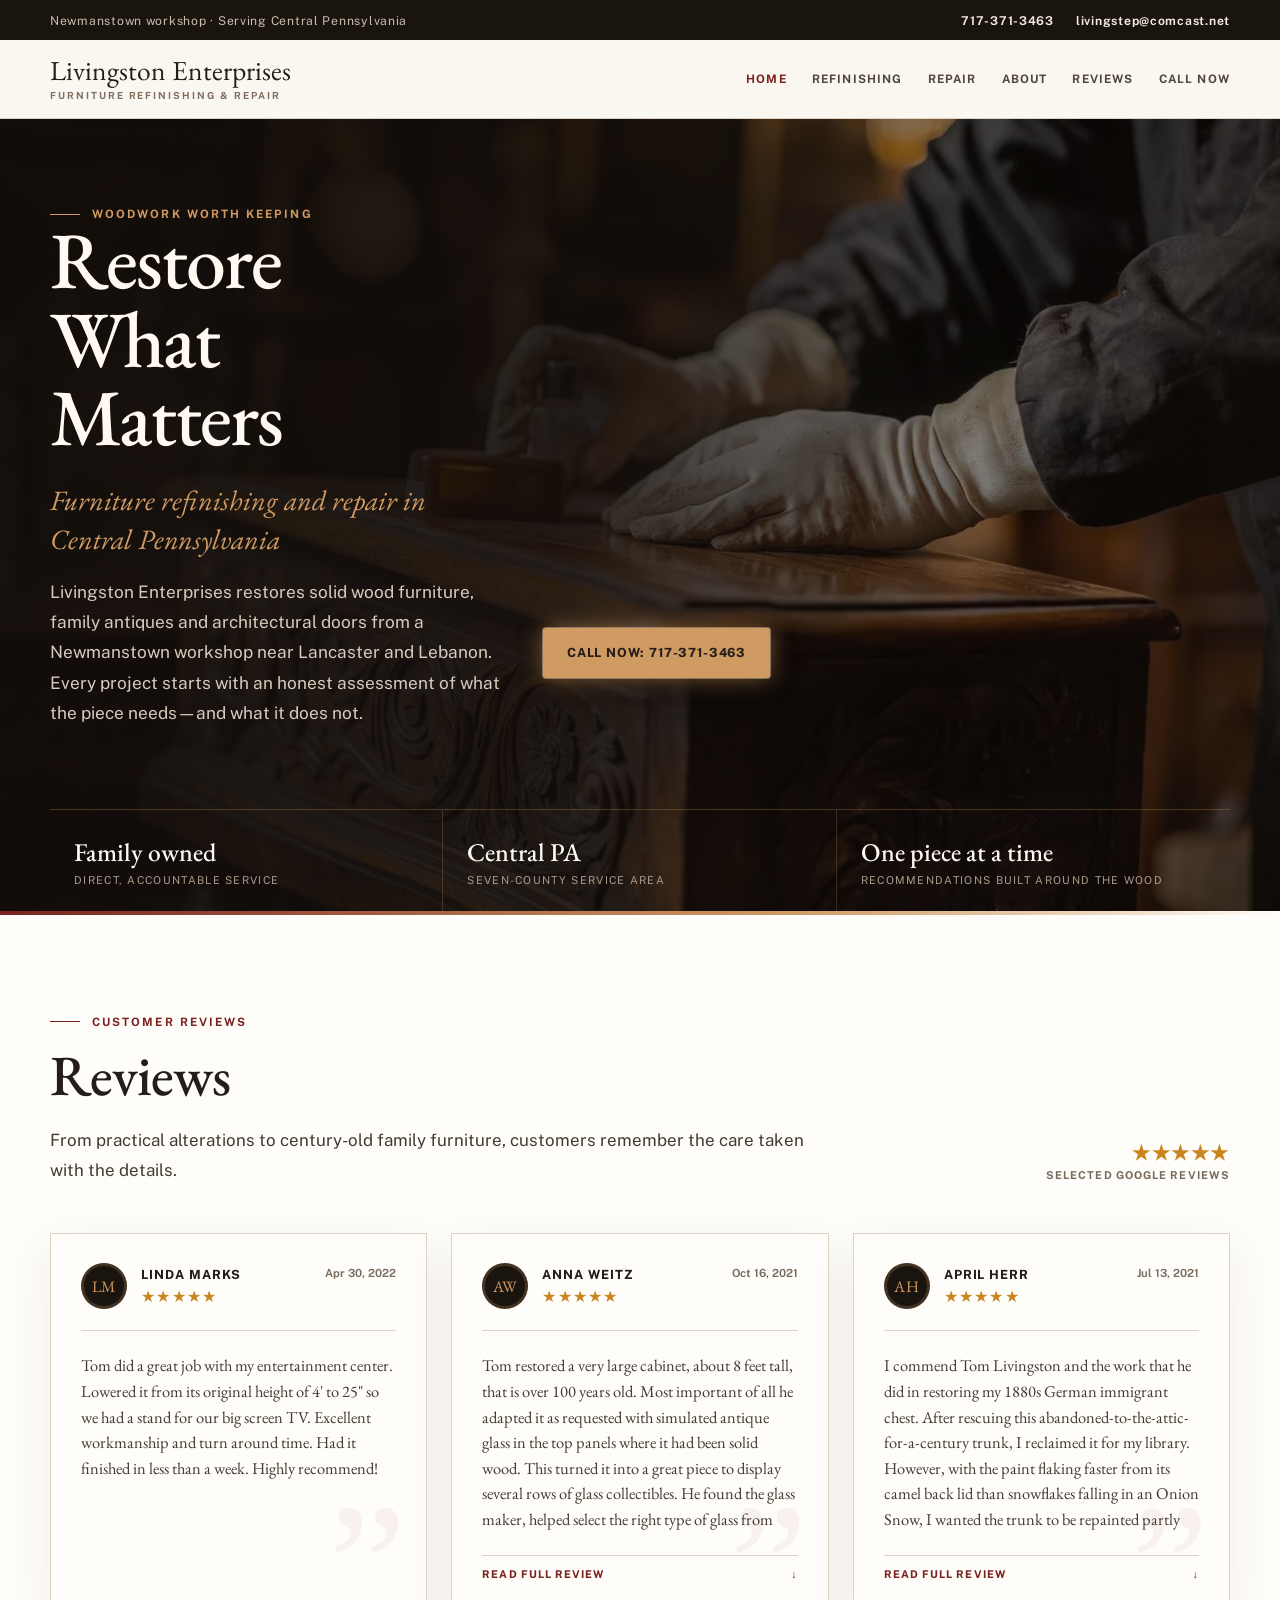
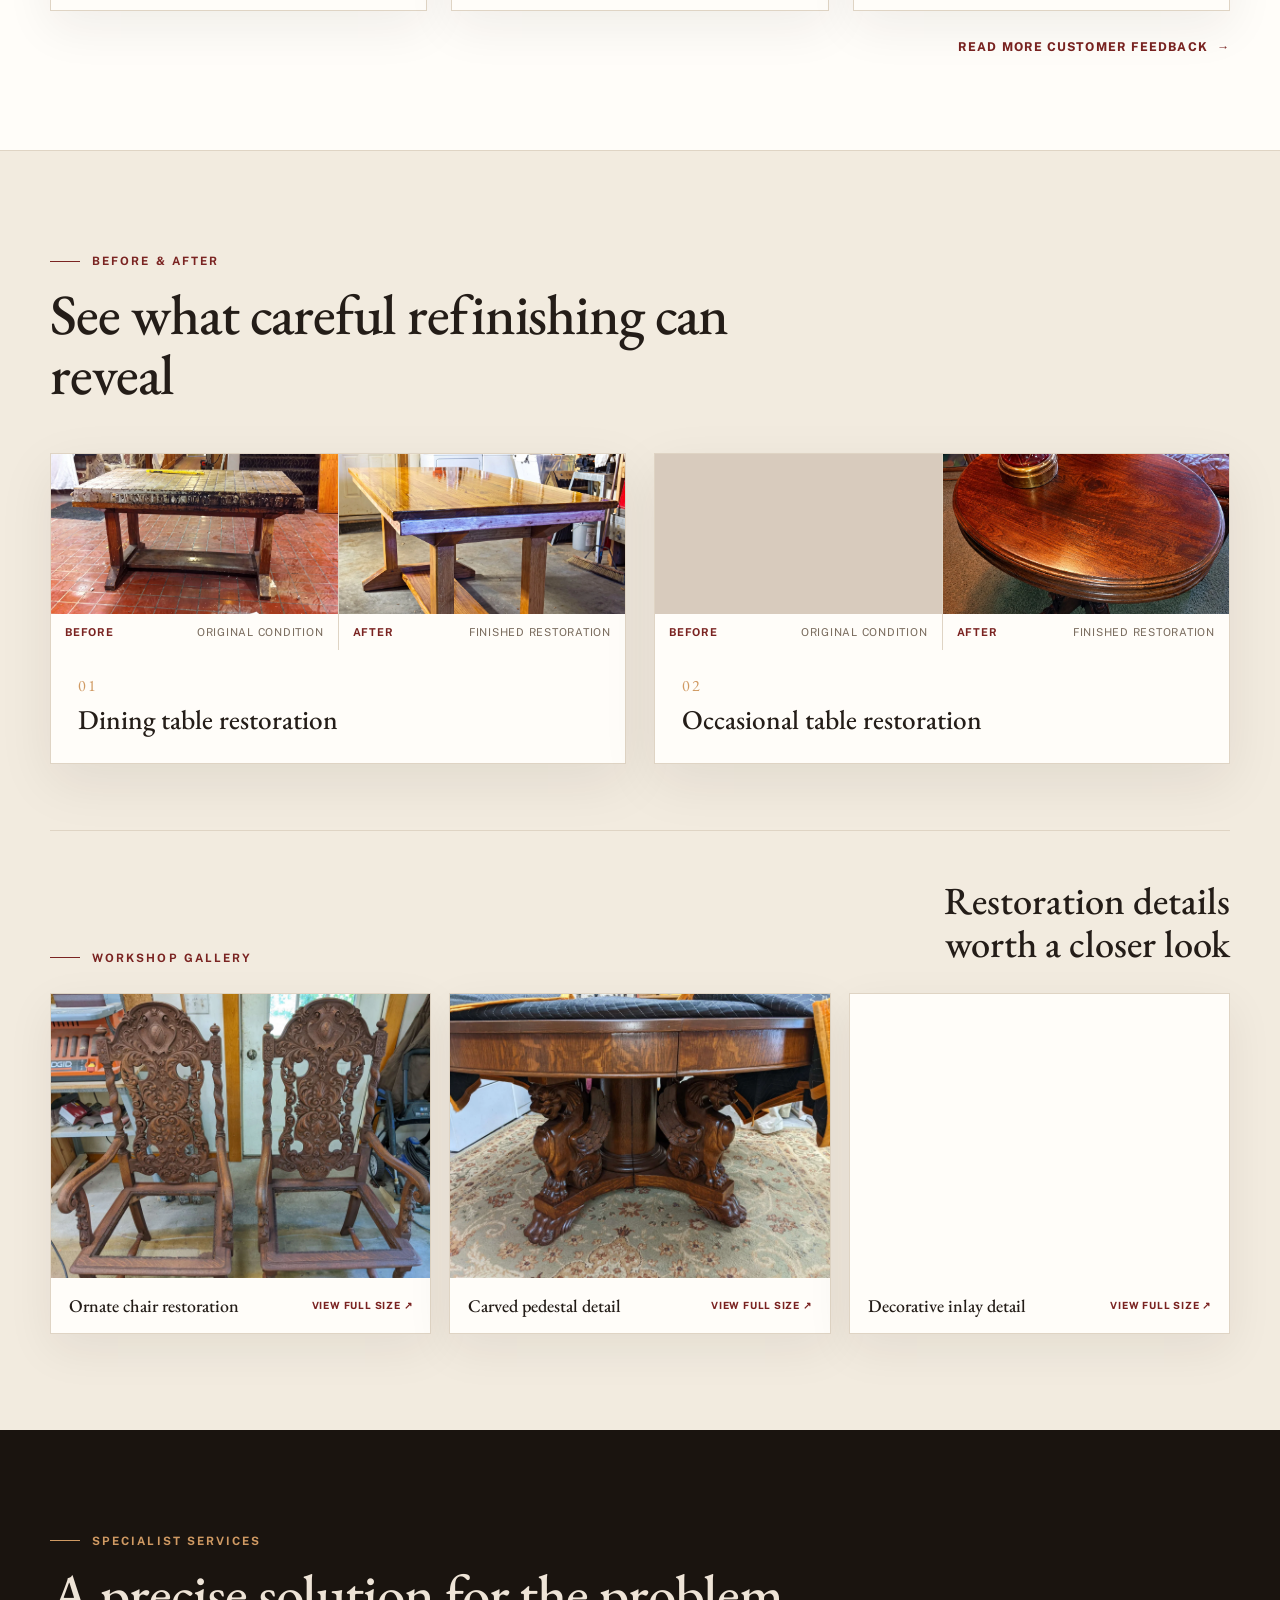
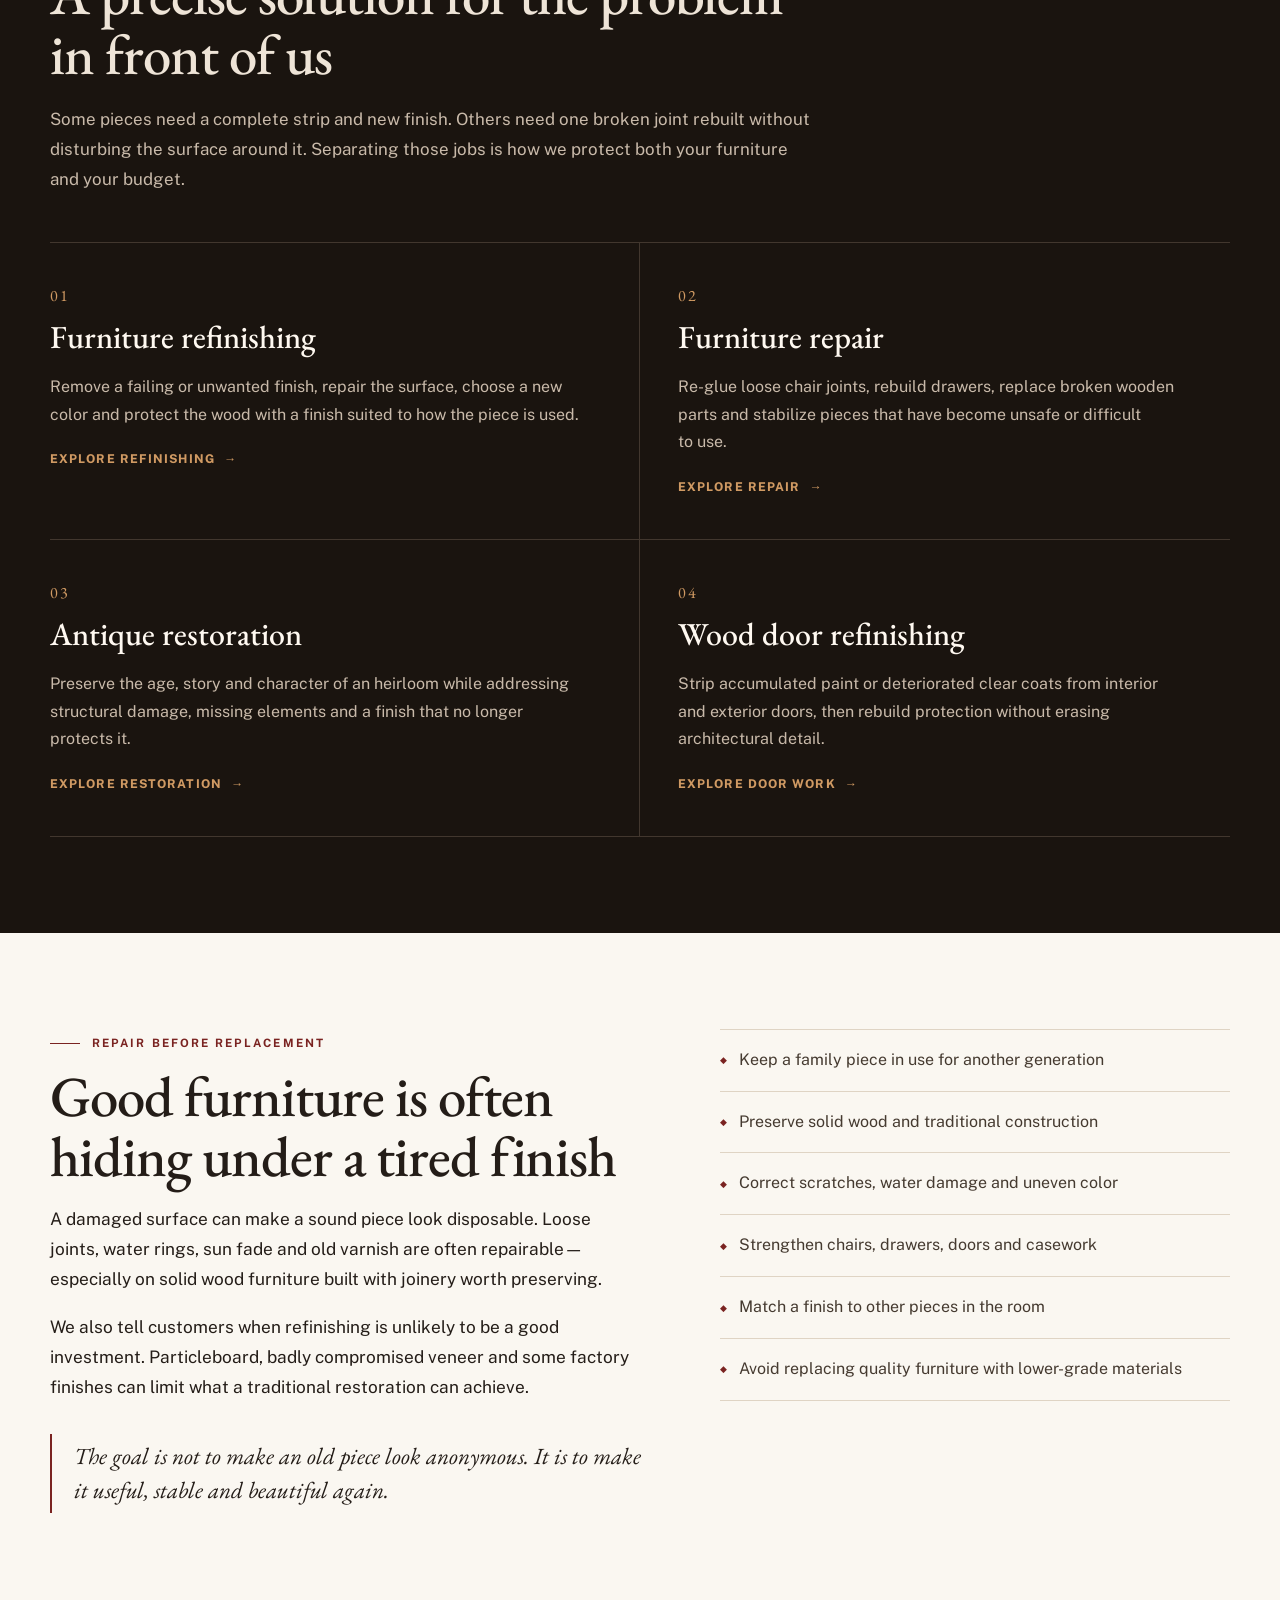
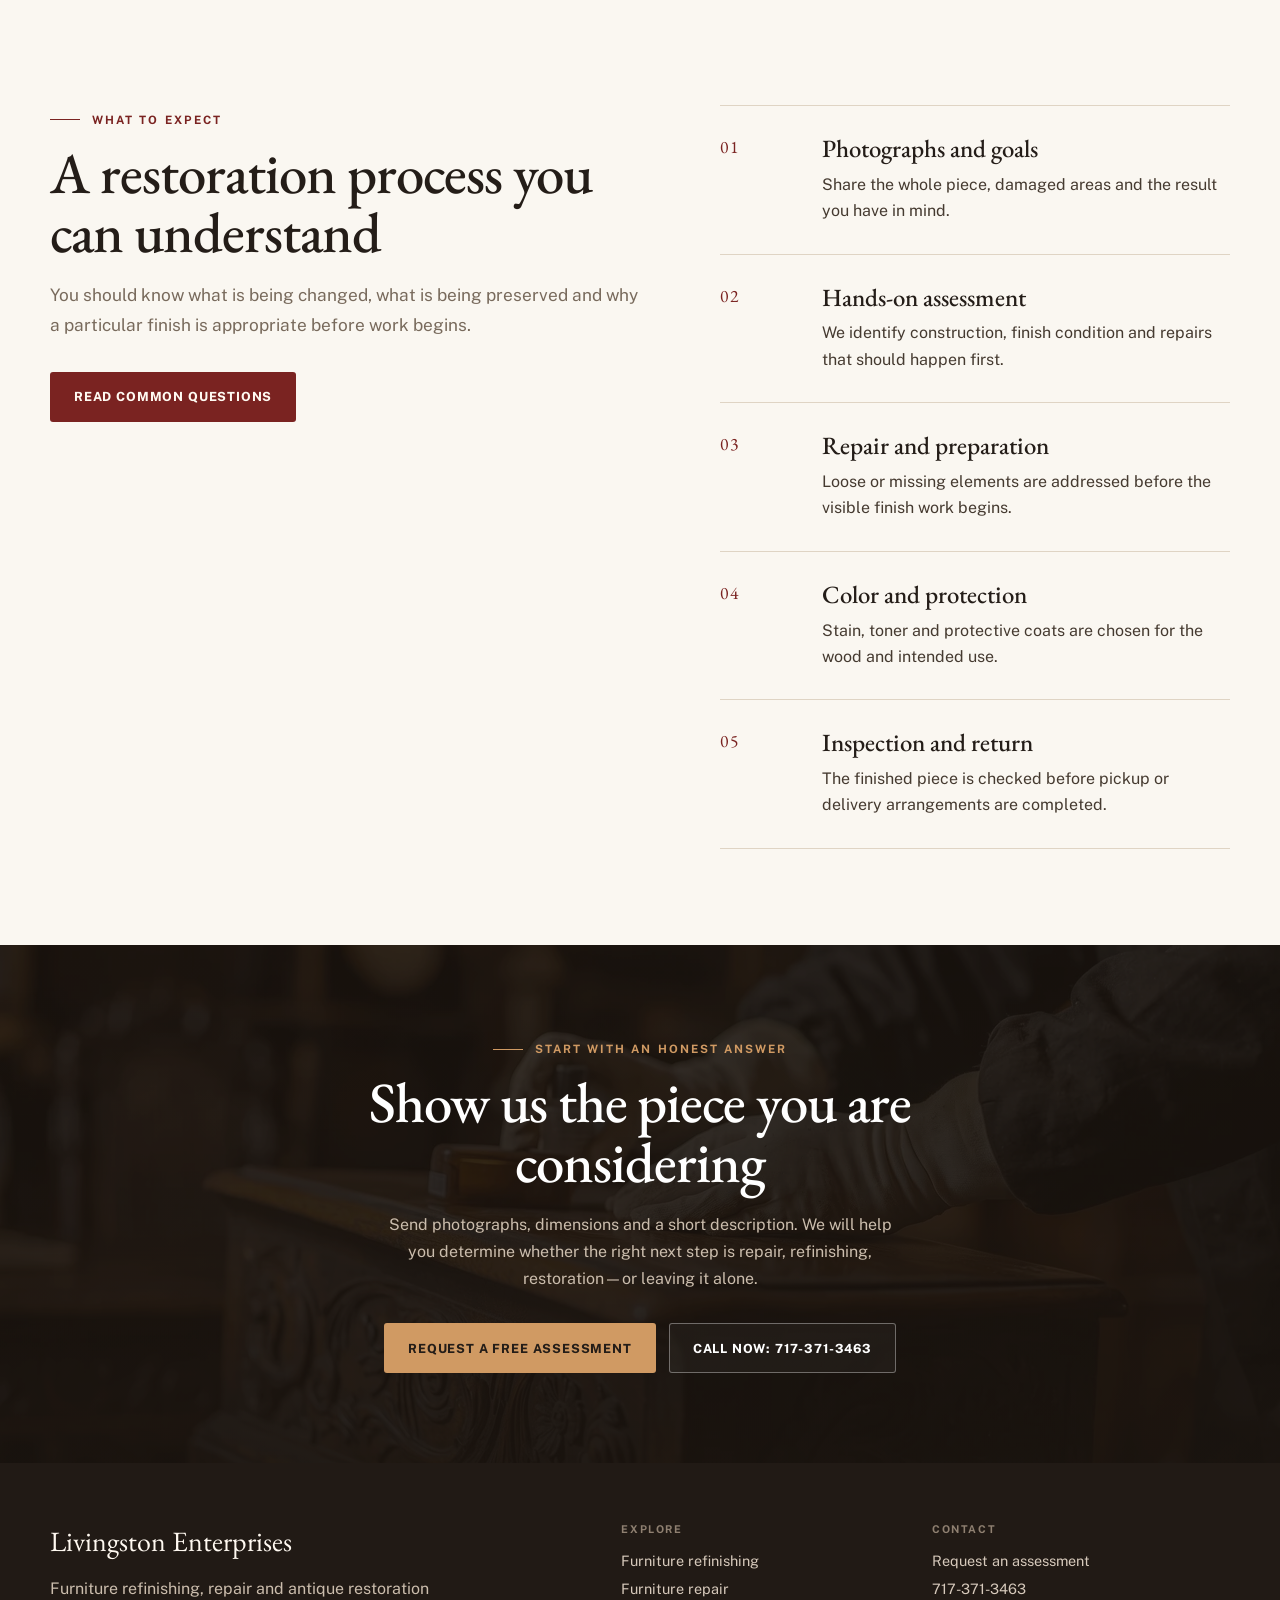
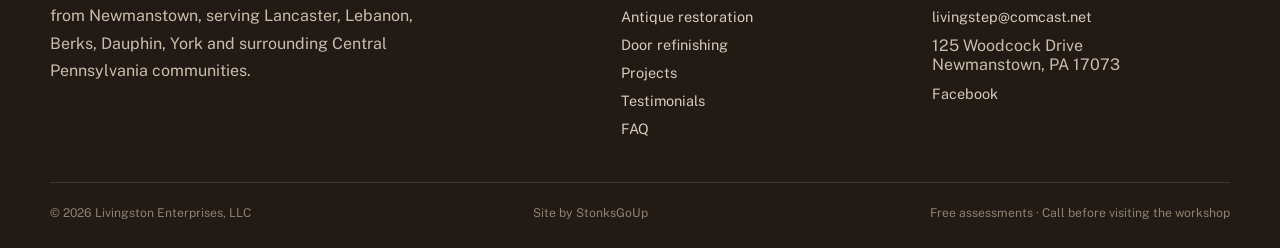
<file: index.html>
<!doctype html>
<html lang="en-US">
<head>
  <meta charset="utf-8">
  <meta name="viewport" content="width=device-width, initial-scale=1">
  <!-- Google Tag Manager -->
  <script>(function(w,d,s,l,i){w[l]=w[l]||[];w[l].push({'gtm.start':
  new Date().getTime(),event:'gtm.js'});var f=d.getElementsByTagName(s)[0],
  j=d.createElement(s),dl=l!='dataLayer'?'&l='+l:'';j.async=true;j.src=
  'https://www.googletagmanager.com/gtm.js?id='+i+dl;f.parentNode.insertBefore(j,f);
  })(window,document,'script','dataLayer','GTM-PTJKP8KL');</script>
  <!-- End Google Tag Manager -->
  <title>Furniture Refinishing &amp; Repair in Central PA | Livingston</title>
  <meta name="description" content="Restore wood furniture, antiques and doors with Livingston Enterprises in Newmanstown, PA. Serving Lancaster, Lebanon, Reading, Harrisburg and beyond.">
  <meta name="google-site-verification" content="6x9498KbvHeh3X6iQv-_Ox0BpxmpCVQe3mwypGtyZJk">
  <meta name="google-site-verification" content="dqsjwzS_g7k7KQy9ozZzSaa8cu1Wx6KlET8OMMkx_wc" />
  <link rel="canonical" href="https://livingstonrefinishing.com/">
  <meta name="robots" content="index,follow,max-image-preview:large">
  <meta name="theme-color" content="#241d18">
  <meta property="og:type" content="website">
  <meta property="og:title" content="Furniture Refinishing &amp; Repair in Central PA">
  <meta property="og:description" content="Craft-led restoration for wood furniture, antiques and doors. Start with a free assessment from Livingston Enterprises.">
  <meta property="og:url" content="https://livingstonrefinishing.com/">
  <meta property="og:image" content="https://livingstonrefinishing.com/assets/hero-craftsman.webp">
  <meta property="og:image:width" content="1280">
  <meta property="og:image:height" content="714">
  <meta property="og:image:alt" content="Craftsman working on a wood furniture restoration">
  <meta name="twitter:card" content="summary_large_image">
  <link rel="icon" href="assets/favicon.svg" type="image/svg+xml">
  <link rel="preconnect" href="https://fonts.googleapis.com">
  <link rel="preconnect" href="https://fonts.gstatic.com" crossorigin>
  <link href="https://fonts.googleapis.com/css2?family=EB+Garamond:ital,wght@0,400;0,500;0,600;1,500&amp;family=Public+Sans:wght@400;500;600;700&amp;display=swap" rel="stylesheet">
  <link rel="preload" href="assets/hero-craftsman.webp" as="image" type="image/webp" fetchpriority="high">
  <link rel="stylesheet" href="assets/site.css?v=20260823-5">
  <script src="assets/site.js?v=20260823-3" defer></script>
  <script type="application/ld+json">
  {
    "@context": "https://schema.org",
    "@graph": [
      {
        "@type": "LocalBusiness",
        "@id": "https://livingstonrefinishing.com/#business",
        "name": "Livingston Enterprises",
        "legalName": "Livingston Enterprises, LLC",
        "url": "https://livingstonrefinishing.com/",
        "image": "https://livingstonrefinishing.com/assets/hero-craftsman.webp",
        "description": "Furniture refinishing, furniture repair, antique restoration and wood door refinishing in Central Pennsylvania.",
        "telephone": "+1-717-371-3463",
        "email": "livingstep@comcast.net",
        "contactPoint": {"@type":"ContactPoint","telephone":"+1-717-371-3463","contactType":"customer service","areaServed":"US-PA","availableLanguage":"English"},
        "priceRange": "$$",
        "address": {"@type":"PostalAddress","streetAddress":"125 Woodcock Drive","addressLocality":"Newmanstown","addressRegion":"PA","postalCode":"17073","addressCountry":"US"},
        "areaServed": [
          {"@type":"City","name":"Newmanstown, Pennsylvania"}, {"@type":"City","name":"Lititz, Pennsylvania"},
          {"@type":"City","name":"Lancaster, Pennsylvania"}, {"@type":"City","name":"Lebanon, Pennsylvania"},
          {"@type":"City","name":"Reading, Pennsylvania"}, {"@type":"City","name":"Harrisburg, Pennsylvania"},
          {"@type":"City","name":"York, Pennsylvania"}
        ],
        "sameAs": ["https://www.facebook.com/livingstonenterprisesllc.net"],
        "hasOfferCatalog": {
          "@type": "OfferCatalog", "name": "Furniture and wood restoration services",
          "itemListElement": [
            {"@type":"Offer","itemOffered":{"@type":"Service","name":"Furniture refinishing","url":"https://livingstonrefinishing.com/furniture-refinishing/"}},
            {"@type":"Offer","itemOffered":{"@type":"Service","name":"Furniture repair","url":"https://livingstonrefinishing.com/furniture-repair/"}},
            {"@type":"Offer","itemOffered":{"@type":"Service","name":"Antique furniture restoration","url":"https://livingstonrefinishing.com/antique-restoration/"}},
            {"@type":"Offer","itemOffered":{"@type":"Service","name":"Wood door refinishing","url":"https://livingstonrefinishing.com/door-refinishing/"}}
          ]
        }
      },
      {"@type":"WebSite","@id":"https://livingstonrefinishing.com/#website","url":"https://livingstonrefinishing.com/","name":"Livingston Furniture Refinishing","publisher":{"@id":"https://livingstonrefinishing.com/#business"},"inLanguage":"en-US"}
    ]
  }
  </script>
</head>
<body>
  <!-- Google Tag Manager (noscript) -->
  <noscript><iframe src="https://www.googletagmanager.com/ns.html?id=GTM-PTJKP8KL"
  height="0" width="0" style="display:none;visibility:hidden"></iframe></noscript>
  <!-- End Google Tag Manager (noscript) -->
  <a class="skip-link" href="#main">Skip to main content</a>
  <div class="topbar"><div class="container"><span>Newmanstown workshop · Serving Central Pennsylvania</span><div class="topbar-links"><a href="tel:+17173713463">717-371-3463</a><a href="mailto:livingstep@comcast.net">livingstep@comcast.net</a></div></div></div>
  <header class="site-header">
    <div class="container header-inner">
      <a class="brand" href="./" aria-label="Livingston Enterprises home"><span class="brand-name">Livingston Enterprises</span><span class="brand-tag">Furniture Refinishing &amp; Repair</span></a>
      <button class="menu-toggle" type="button" data-menu-toggle aria-expanded="false" aria-controls="primary-nav">Menu</button>
      <nav class="nav" id="primary-nav" data-menu aria-label="Primary navigation">
        <a href="./" aria-current="page">Home</a><a href="./furniture-refinishing/">Refinishing</a><a href="./furniture-repair/">Repair</a><a href="./about/">About</a><a href="./testimonials/">Reviews</a><a href="tel:+17173713463" data-call-popup>Call now</a>
      </nav>
    </div>
  </header>

  <main id="main">
    <section class="hero">
      <div class="container hero-grid hero-grid-single">
        <div class="hero-copy">
          <span class="eyebrow light">Woodwork worth keeping</span>
          <h1>
            <span class="hero-title-line">Restore</span>
            <span class="hero-title-line">What</span>
            <span class="hero-title-line">Matters</span>
          </h1>
          <p class="lead">Furniture refinishing and repair in Central Pennsylvania</p>
          <div class="hero-summary-row">
            <p class="hero-summary">Livingston Enterprises restores solid wood furniture, family antiques and architectural doors from a Newmanstown workshop near Lancaster and Lebanon. Every project starts with an honest assessment of what the piece needs—and what it does not.</p>
            <div class="button-row"><a class="button button-light" href="tel:+17173713463" data-call-popup>Call now: 717-371-3463</a></div>
          </div>
        </div>
      </div>
      <div class="container hero-proof"><div class="proof-grid"><div class="proof"><strong>Family owned</strong><span>Direct, accountable service</span></div><div class="proof"><strong>Central PA</strong><span>Seven-county service area</span></div><div class="proof"><strong>One piece at a time</strong><span>Recommendations built around the wood</span></div></div></div>
    </section>

    <section class="section reviews-section" aria-labelledby="reviews-title">
      <div class="container">
        <div class="reviews-heading-row">
          <header class="section-head">
            <span class="eyebrow">Customer reviews</span>
            <h2 id="reviews-title">Reviews</h2>
            <p>From practical alterations to century-old family furniture, customers remember the care taken with the details.</p>
          </header>
          <div class="review-platform" aria-label="Selected five-star Google reviews">
            <span class="review-stars" aria-hidden="true">★★★★★</span>
            <span>Selected Google reviews</span>
          </div>
        </div>

        <div class="reviews-grid">
          <div class="review-stack">
            <article class="review-card">
              <header class="review-meta">
                <div class="reviewer">
                  <span class="review-avatar" aria-hidden="true">LM</span>
                  <div><h3>Linda Marks</h3><div class="review-stars" aria-label="5 out of 5 stars">★★★★★</div></div>
                </div>
                <time datetime="2022-04-30">Apr 30, 2022</time>
              </header>
              <blockquote><p>Tom did a great job with my entertainment center. Lowered it from its original height of 4' to 25&quot; so we had a stand for our big screen TV. Excellent workmanship and turn around time. Had it finished in less than a week. Highly recommend!</p></blockquote>
            </article>

            <article class="review-card">
              <header class="review-meta">
                <div class="reviewer">
                  <span class="review-avatar" aria-hidden="true">AW</span>
                  <div><h3>Anna Weitz</h3><div class="review-stars" aria-label="5 out of 5 stars">★★★★★</div></div>
                </div>
                <time datetime="2021-10-16">Oct 16, 2021</time>
              </header>
              <blockquote><p>Tom restored a very large cabinet, about 8 feet tall, that is over 100 years old. Most important of all he adapted it as requested with simulated antique glass in the top panels where it had been solid wood. This turned it into a great piece to display several rows of glass collectibles. He found the glass maker, helped select the right type of glass from samples the manufacturer provided, then installed it after the general restoration of the wood was done. What was a totally wood piece that was rather &quot;dense&quot; in appearance is now a striking display cabinet.</p></blockquote>
            </article>
          </div>

          <article class="review-card review-card-featured">
            <header class="review-meta">
              <div class="reviewer">
                <span class="review-avatar" aria-hidden="true">AH</span>
                <div><h3>April Herr</h3><div class="review-stars" aria-label="5 out of 5 stars">★★★★★</div></div>
              </div>
              <time datetime="2021-07-13">Jul 13, 2021</time>
            </header>
            <blockquote><p>I commend Tom Livingston and the work that he did in restoring my 1880s German immigrant chest. After rescuing this abandoned-to-the-attic-for-a-century trunk, I reclaimed it for my library. However, with the paint flaking faster from its camel back lid than snowflakes falling in an Onion Snow, I wanted the trunk to be repainted partly because of fear that the flaking paint had lead in it and for aesthetic purposes.</p><p>Tom clearly communicated in writing what he envisioned for restoring the trunk as well pricing. His work exceeded my expectations. He painstakingly preserved the original paint on the numerous pieces of hardware so that the hardware patina is a nice contrast to the wood, he personally made two pieces of hardware and one piece of interior molding that were missing and thoroughly cleaned the interior of the trunk—all while retaining an aged look to the trunk. I am very happy to have this piece of family history preserved by Tom for the enjoyment and use of me and my family.</p></blockquote>
          </article>
        </div>

        <div class="reviews-footer"><a class="text-link" href="./testimonials/">Read more customer feedback <span aria-hidden="true">→</span></a></div>
      </div>
    </section>

    <section class="section before-after-section" aria-labelledby="before-after-title">
      <div class="container">
        <header class="section-head"><span class="eyebrow">Before &amp; after</span><h2 id="before-after-title">See what careful refinishing can reveal</h2></header>
        <div class="before-after-grid">
          <article class="before-after-card">
            <div class="before-after-pair" aria-label="Dining table restoration before and after photographs">
              <figure class="before-after-frame"><img class="before-after-image" src="./uploads/dining-table-before.webp" alt="Dining table with tile-covered surface before restoration" width="1678" height="937" loading="lazy" decoding="async"><figcaption><strong>Before</strong><span>Original condition</span></figcaption></figure>
              <figure class="before-after-frame"><img class="before-after-image" src="./uploads/dining-table-after.webp" alt="Dining table with restored natural wood surface and protective finish" width="1678" height="937" loading="lazy" decoding="async"><figcaption><strong>After</strong><span>Finished restoration</span></figcaption></figure>
            </div>
            <div class="before-after-body"><span class="service-num">01</span><h3>Dining table restoration</h3></div>
          </article>
          <article class="before-after-card">
            <div class="before-after-pair" aria-label="Occasional table restoration before and after photographs">
              <figure class="before-after-frame"><img class="before-after-image" src="./uploads/occasional-table-before.webp" alt="Scratched occasional table with worn finish before restoration" width="1678" height="937" loading="lazy" decoding="async"><figcaption><strong>Before</strong><span>Original condition</span></figcaption></figure>
              <figure class="before-after-frame"><img class="before-after-image" src="./uploads/occasional-table-after.webp" alt="Occasional table with renewed wood finish after restoration" width="1678" height="937" loading="lazy" decoding="async"><figcaption><strong>After</strong><span>Finished restoration</span></figcaption></figure>
            </div>
            <div class="before-after-body"><span class="service-num">02</span><h3>Occasional table restoration</h3></div>
          </article>
        </div>
        <div class="gallery-block" aria-labelledby="gallery-title">
          <header class="gallery-heading"><span class="eyebrow">Workshop gallery</span><h3 id="gallery-title">Restoration details worth a closer look</h3></header>
          <div class="gallery-grid">
            <a class="gallery-item" href="./uploads/ornate-chair-restoration.webp" target="_blank" rel="noopener">
              <img src="./uploads/ornate-chair-restoration.webp" alt="Two intricately carved antique chair frames undergoing restoration" width="1600" height="1200" loading="lazy" decoding="async">
              <span><strong>Ornate chair restoration</strong><em>View full size ↗</em></span>
            </a>
            <a class="gallery-item" href="./uploads/carved-table-base.webp" target="_blank" rel="noopener">
              <img src="./uploads/carved-table-base.webp" alt="Restored carved wooden pedestal with winged figures beneath a round table" width="1600" height="1200" loading="lazy" decoding="async">
              <span><strong>Carved pedestal detail</strong><em>View full size ↗</em></span>
            </a>
            <a class="gallery-item" href="./uploads/inlaid-wood-detail.webp" target="_blank" rel="noopener">
              <img src="./uploads/inlaid-wood-detail.webp" alt="Detailed wood inlay and burl veneer on a restored furniture panel" width="1600" height="1200" loading="lazy" decoding="async">
              <span><strong>Decorative inlay detail</strong><em>View full size ↗</em></span>
            </a>
          </div>
        </div>
      </div>
    </section>

    <section class="section night" aria-labelledby="services-title">
      <div class="container">
        <header class="section-head"><span class="eyebrow light">Specialist services</span><h2 id="services-title">A precise solution for the problem in front of us</h2><p>Some pieces need a complete strip and new finish. Others need one broken joint rebuilt without disturbing the surface around it. Separating those jobs is how we protect both your furniture and your budget.</p></header>
        <div class="service-grid">
          <article class="service-card"><span class="service-num">01</span><h3>Furniture refinishing</h3><p>Remove a failing or unwanted finish, repair the surface, choose a new color and protect the wood with a finish suited to how the piece is used.</p><a class="text-link" href="./furniture-refinishing/">Explore refinishing <span aria-hidden="true">→</span></a></article>
          <article class="service-card"><span class="service-num">02</span><h3>Furniture repair</h3><p>Re-glue loose chair joints, rebuild drawers, replace broken wooden parts and stabilize pieces that have become unsafe or difficult to use.</p><a class="text-link" href="./furniture-repair/">Explore repair <span aria-hidden="true">→</span></a></article>
          <article class="service-card"><span class="service-num">03</span><h3>Antique restoration</h3><p>Preserve the age, story and character of an heirloom while addressing structural damage, missing elements and a finish that no longer protects it.</p><a class="text-link" href="./antique-restoration/">Explore restoration <span aria-hidden="true">→</span></a></article>
          <article class="service-card"><span class="service-num">04</span><h3>Wood door refinishing</h3><p>Strip accumulated paint or deteriorated clear coats from interior and exterior doors, then rebuild protection without erasing architectural detail.</p><a class="text-link" href="./door-refinishing/">Explore door work <span aria-hidden="true">→</span></a></article>
        </div>
      </div>
    </section>

    <section class="section" aria-labelledby="why-title"><div class="container split">
      <div><span class="eyebrow">Repair before replacement</span><h2 id="why-title" style="margin-top:17px">Good furniture is often hiding under a tired finish</h2><p class="body-lg">A damaged surface can make a sound piece look disposable. Loose joints, water rings, sun fade and old varnish are often repairable—especially on solid wood furniture built with joinery worth preserving.</p><p class="body-lg">We also tell customers when refinishing is unlikely to be a good investment. Particleboard, badly compromised veneer and some factory finishes can limit what a traditional restoration can achieve.</p><p class="pullquote">The goal is not to make an old piece look anonymous. It is to make it useful, stable and beautiful again.</p></div>
      <ul class="check-grid" aria-label="Reasons to restore furniture"><li>Keep a family piece in use for another generation</li><li>Preserve solid wood and traditional construction</li><li>Correct scratches, water damage and uneven color</li><li>Strengthen chairs, drawers, doors and casework</li><li>Match a finish to other pieces in the room</li><li>Avoid replacing quality furniture with lower-grade materials</li></ul>
    </div></section>

    <section class="section" aria-labelledby="process-title"><div class="container split">
      <header><span class="eyebrow">What to expect</span><h2 id="process-title" style="margin-top:17px">A restoration process you can understand</h2><p class="body-lg muted">You should know what is being changed, what is being preserved and why a particular finish is appropriate before work begins.</p><div class="button-row"><a class="button" href="./faq/">Read common questions</a></div></header>
      <div class="steps"><div class="step"><div><h3>Photographs and goals</h3><p>Share the whole piece, damaged areas and the result you have in mind.</p></div></div><div class="step"><div><h3>Hands-on assessment</h3><p>We identify construction, finish condition and repairs that should happen first.</p></div></div><div class="step"><div><h3>Repair and preparation</h3><p>Loose or missing elements are addressed before the visible finish work begins.</p></div></div><div class="step"><div><h3>Color and protection</h3><p>Stain, toner and protective coats are chosen for the wood and intended use.</p></div></div><div class="step"><div><h3>Inspection and return</h3><p>The finished piece is checked before pickup or delivery arrangements are completed.</p></div></div></div>
    </div></section>

    <section class="cta"><div class="narrow"><span class="eyebrow light">Start with an honest answer</span><h2>Show us the piece you are considering</h2><p>Send photographs, dimensions and a short description. We will help you determine whether the right next step is repair, refinishing, restoration—or leaving it alone.</p><div class="button-row"><a class="button button-light" href="./contact/">Request a free assessment</a><a class="button button-ghost" href="tel:+17173713463" data-call-popup>Call now: 717-371-3463</a></div></div></section>
  </main>

  <footer class="site-footer"><div class="container"><div class="footer-grid">
    <div><div class="footer-brand">Livingston Enterprises</div><p class="footer-copy">Furniture refinishing, repair and antique restoration from Newmanstown, serving Lancaster, Lebanon, Berks, Dauphin, York and surrounding Central Pennsylvania communities.</p></div>
    <div><div class="footer-title">Explore</div><div class="footer-links"><a href="./furniture-refinishing/">Furniture refinishing</a><a href="./furniture-repair/">Furniture repair</a><a href="./antique-restoration/">Antique restoration</a><a href="./door-refinishing/">Door refinishing</a><a href="./projects/">Projects</a><a href="./testimonials/">Testimonials</a><a href="./faq/">FAQ</a></div></div>
    <div><div class="footer-title">Contact</div><div class="footer-links"><a href="./contact/">Request an assessment</a><a href="tel:+17173713463">717-371-3463</a><a href="mailto:livingstep@comcast.net">livingstep@comcast.net</a><span>125 Woodcock Drive<br>Newmanstown, PA 17073</span><a href="https://www.facebook.com/livingstonenterprisesllc.net" rel="noopener">Facebook</a></div></div>
  </div><div class="footer-bottom"><span>© <span data-year>2026</span> Livingston Enterprises, LLC</span><span class="footer-credit">Site by <a href="https://stonksgoup.io">StonksGoUp</a></span><span>Free assessments · Call before visiting the workshop</span></div></div></footer>

  <dialog class="call-dialog" data-call-dialog aria-labelledby="call-dialog-title">
    <div class="call-dialog-panel">
      <button class="call-dialog-close" type="button" data-call-dialog-close aria-label="Close call panel">×</button>
      <span class="eyebrow">Call now</span>
      <h2 id="call-dialog-title">Talk with Livingston</h2>
      <p>Call us directly to discuss your furniture, antique or wood door project.</p>
      <a class="call-dialog-number" href="tel:+17173713463">717-371-3463</a>
    </div>
  </dialog>
</body>
</html>
</file>
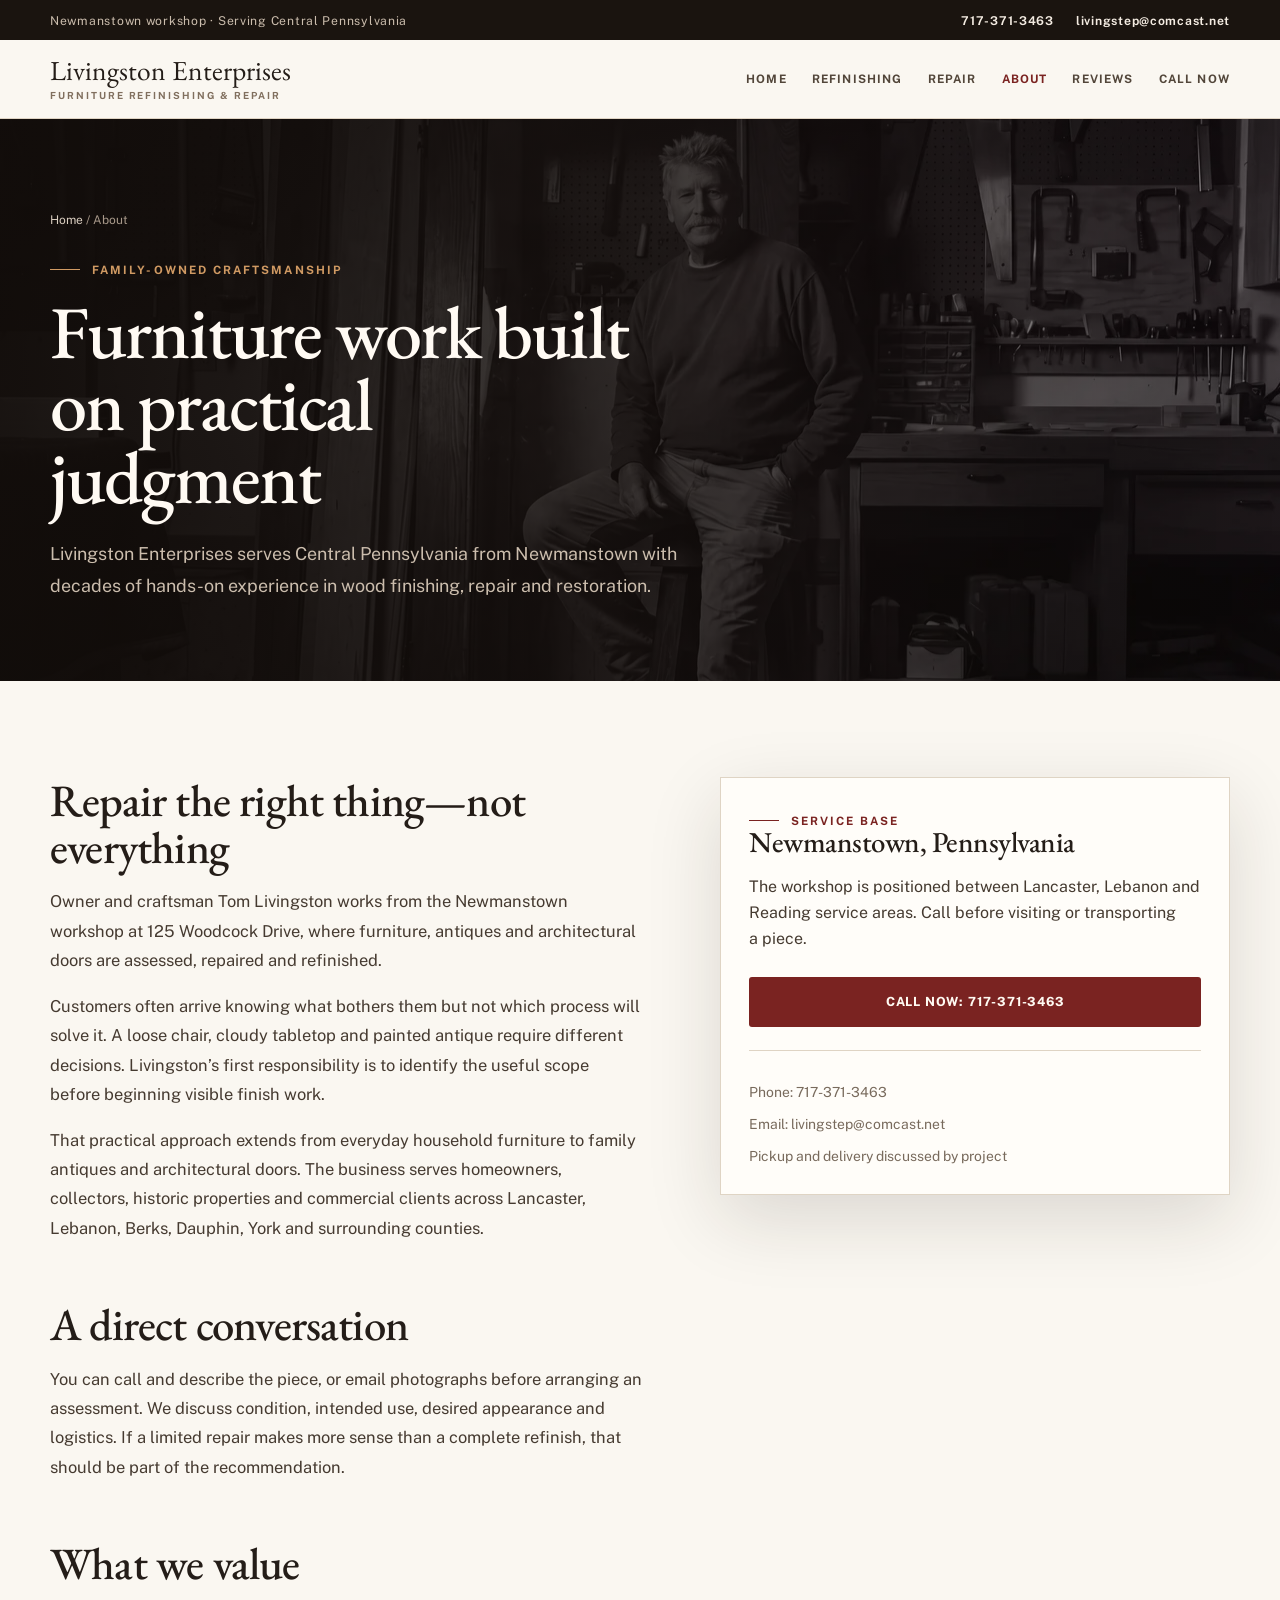
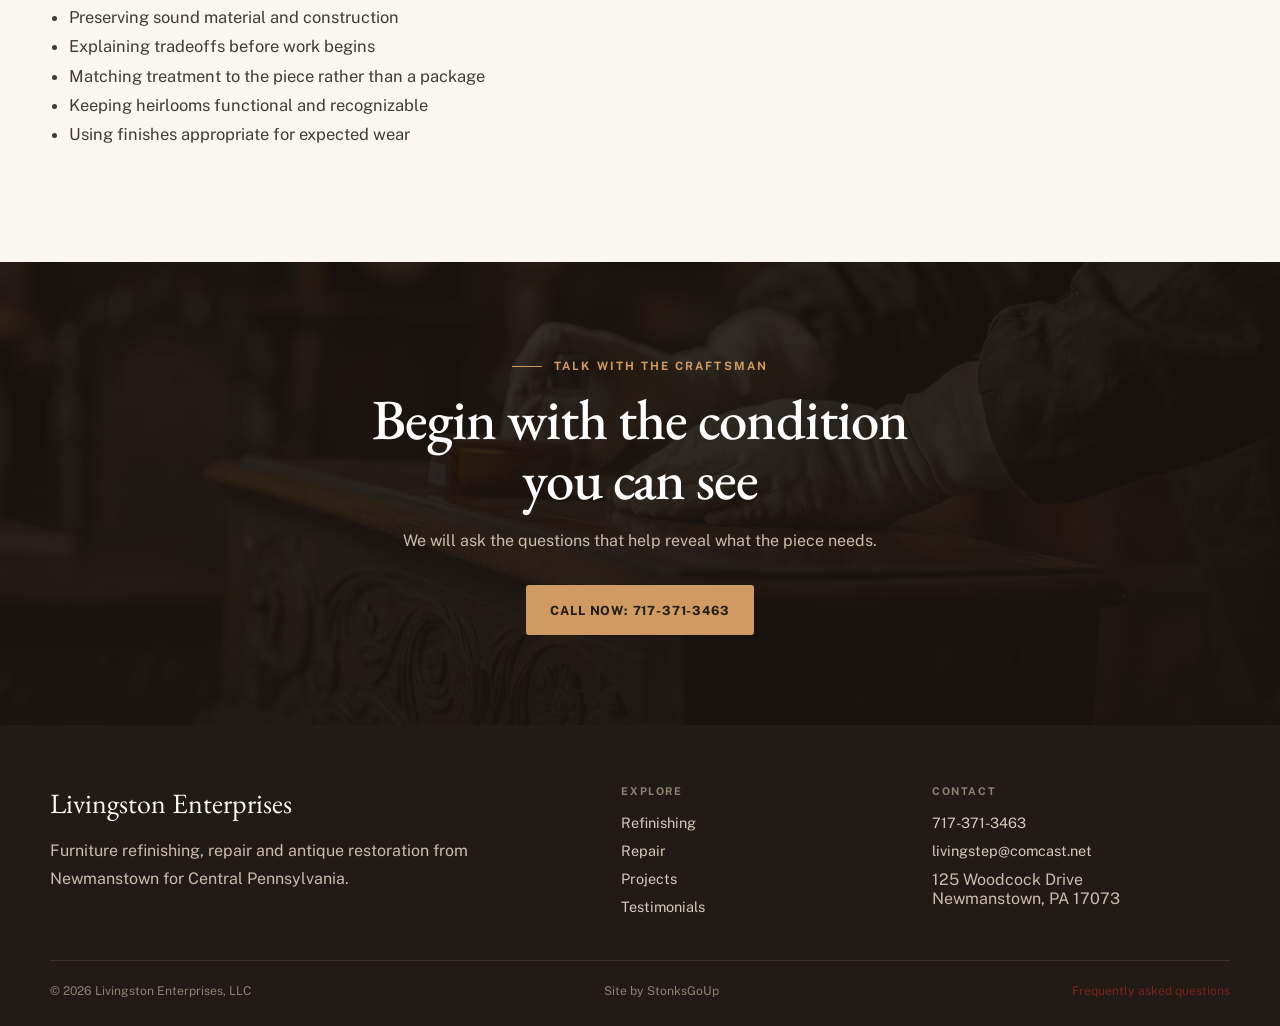
<file: about/index.html>
<!doctype html><html lang="en-US"><head>
<meta charset="utf-8"><meta name="viewport" content="width=device-width,initial-scale=1">
<!-- Google Tag Manager -->
<script>(function(w,d,s,l,i){w[l]=w[l]||[];w[l].push({'gtm.start':
new Date().getTime(),event:'gtm.js'});var f=d.getElementsByTagName(s)[0],
j=d.createElement(s),dl=l!='dataLayer'?'&l='+l:'';j.async=true;j.src=
'https://www.googletagmanager.com/gtm.js?id='+i+dl;f.parentNode.insertBefore(j,f);
})(window,document,'script','dataLayer','GTM-PTJKP8KL');</script>
<!-- End Google Tag Manager -->
<title>About Livingston Enterprises | Furniture Craftsmen</title><meta name="description" content="Meet Livingston Enterprises, a family-owned Newmanstown business restoring furniture, antiques and wood doors across Central Pennsylvania."><link rel="canonical" href="https://livingstonrefinishing.com/about/"><meta name="robots" content="index,follow,max-image-preview:large"><meta name="theme-color" content="#241d18"><meta property="og:type" content="website"><meta property="og:title" content="About Livingston Enterprises"><meta property="og:description" content="A family-owned Central Pennsylvania furniture refinishing and repair workshop."><meta property="og:url" content="https://livingstonrefinishing.com/about/"><meta property="og:image" content="https://livingstonrefinishing.com/assets/hero-craftsman.webp"><meta name="twitter:card" content="summary_large_image">
<link rel="icon" href="../assets/favicon.svg" type="image/svg+xml"><link rel="preconnect" href="https://fonts.googleapis.com"><link rel="preconnect" href="https://fonts.gstatic.com" crossorigin><link href="https://fonts.googleapis.com/css2?family=EB+Garamond:ital,wght@0,400;0,500;0,600;1,500&amp;family=Public+Sans:wght@400;500;600;700&amp;display=swap" rel="stylesheet"><link rel="stylesheet" href="../assets/site.css?v=20260830-1"><script src="../assets/site.js?v=20260820-3" defer></script><script type="application/ld+json">{"@context":"https://schema.org","@graph":[{"@type":"AboutPage","name":"About Livingston Enterprises","url":"https://livingstonrefinishing.com/about/","mainEntity":{"@id":"https://livingstonrefinishing.com/#business"}},{"@type":"BreadcrumbList","itemListElement":[{"@type":"ListItem","position":1,"name":"Home","item":"https://livingstonrefinishing.com/"},{"@type":"ListItem","position":2,"name":"About","item":"https://livingstonrefinishing.com/about/"}]}]}</script>
</head><body><!-- Google Tag Manager (noscript) -->
<noscript><iframe src="https://www.googletagmanager.com/ns.html?id=GTM-PTJKP8KL"
height="0" width="0" style="display:none;visibility:hidden"></iframe></noscript>
<!-- End Google Tag Manager (noscript) --><a class="skip-link" href="#main">Skip to main content</a><div class="topbar"><div class="container"><span>Newmanstown workshop · Serving Central Pennsylvania</span><div class="topbar-links"><a href="tel:+17173713463">717-371-3463</a><a href="mailto:livingstep@comcast.net">livingstep@comcast.net</a></div></div></div>
<header class="site-header"><div class="container header-inner"><a class="brand" href="../"><span class="brand-name">Livingston Enterprises</span><span class="brand-tag">Furniture Refinishing &amp; Repair</span></a><button class="menu-toggle" type="button" data-menu-toggle aria-expanded="false" aria-controls="primary-nav">Menu</button><nav class="nav" id="primary-nav" data-menu aria-label="Primary navigation"><a href="../">Home</a><a href="../furniture-refinishing/">Refinishing</a><a href="../furniture-repair/">Repair</a><a href="./" aria-current="page">About</a><a href="../testimonials/">Reviews</a><a href="tel:+17173713463" data-call-popup>Call now</a></nav></div></header>
<main id="main"><section class="page-hero page-hero-about"><div class="container"><div class="breadcrumbs"><a href="../">Home</a> / About</div><span class="eyebrow light">Family-owned craftsmanship</span><h1>Furniture work built on practical judgment</h1><p>Livingston Enterprises serves Central Pennsylvania from Newmanstown with decades of hands-on experience in wood finishing, repair and restoration.</p></div></section>
<section class="section"><div class="container split"><article class="prose"><h2>Repair the right thing—not everything</h2><p>Owner and craftsman Tom Livingston works from the Newmanstown workshop at 125 Woodcock Drive, where furniture, antiques and architectural doors are assessed, repaired and refinished.</p><p>Customers often arrive knowing what bothers them but not which process will solve it. A loose chair, cloudy tabletop and painted antique require different decisions. Livingston’s first responsibility is to identify the useful scope before beginning visible finish work.</p><p>That practical approach extends from everyday household furniture to family antiques and architectural doors. The business serves homeowners, collectors, historic properties and commercial clients across Lancaster, Lebanon, Berks, Dauphin, York and surrounding counties.</p><h2>A direct conversation</h2><p>You can call and describe the piece, or email photographs before arranging an assessment. We discuss condition, intended use, desired appearance and logistics. If a limited repair makes more sense than a complete refinish, that should be part of the recommendation.</p><h2>What we value</h2><ul><li>Preserving sound material and construction</li><li>Explaining tradeoffs before work begins</li><li>Matching treatment to the piece rather than a package</li><li>Keeping heirlooms functional and recognizable</li><li>Using finishes appropriate for expected wear</li></ul></article><aside class="aside-card"><span class="eyebrow">Service base</span><h2>Newmanstown, Pennsylvania</h2><p>The workshop is positioned between Lancaster, Lebanon and Reading service areas. Call before visiting or transporting a piece.</p><a class="button" href="tel:+17173713463" data-call-popup>Call now: 717-371-3463</a><ul class="aside-list"><li>Phone: 717-371-3463</li><li>Email: livingstep@comcast.net</li><li>Pickup and delivery discussed by project</li></ul></aside></div></section>
<section class="cta"><div class="narrow"><span class="eyebrow light">Talk with the craftsman</span><h2>Begin with the condition you can see</h2><p>We will ask the questions that help reveal what the piece needs.</p><div class="button-row"><a class="button button-light" href="tel:+17173713463" data-call-popup>Call now: 717-371-3463</a></div></div></section></main>
<footer class="site-footer"><div class="container"><div class="footer-grid"><div><div class="footer-brand">Livingston Enterprises</div><p class="footer-copy">Furniture refinishing, repair and antique restoration from Newmanstown for Central Pennsylvania.</p></div><div><div class="footer-title">Explore</div><div class="footer-links"><a href="../furniture-refinishing/">Refinishing</a><a href="../furniture-repair/">Repair</a><a href="../projects/">Projects</a><a href="../testimonials/">Testimonials</a></div></div><div><div class="footer-title">Contact</div><div class="footer-links"><a href="tel:+17173713463">717-371-3463</a><a href="mailto:livingstep@comcast.net">livingstep@comcast.net</a><span>125 Woodcock Drive<br>Newmanstown, PA 17073</span></div></div></div><div class="footer-bottom"><span>© <span data-year>2026</span> Livingston Enterprises, LLC</span><span class="footer-credit">Site by <a href="https://stonksgoup.io">StonksGoUp</a></span><a href="../faq/">Frequently asked questions</a></div></div></footer>
</body></html>
</file>
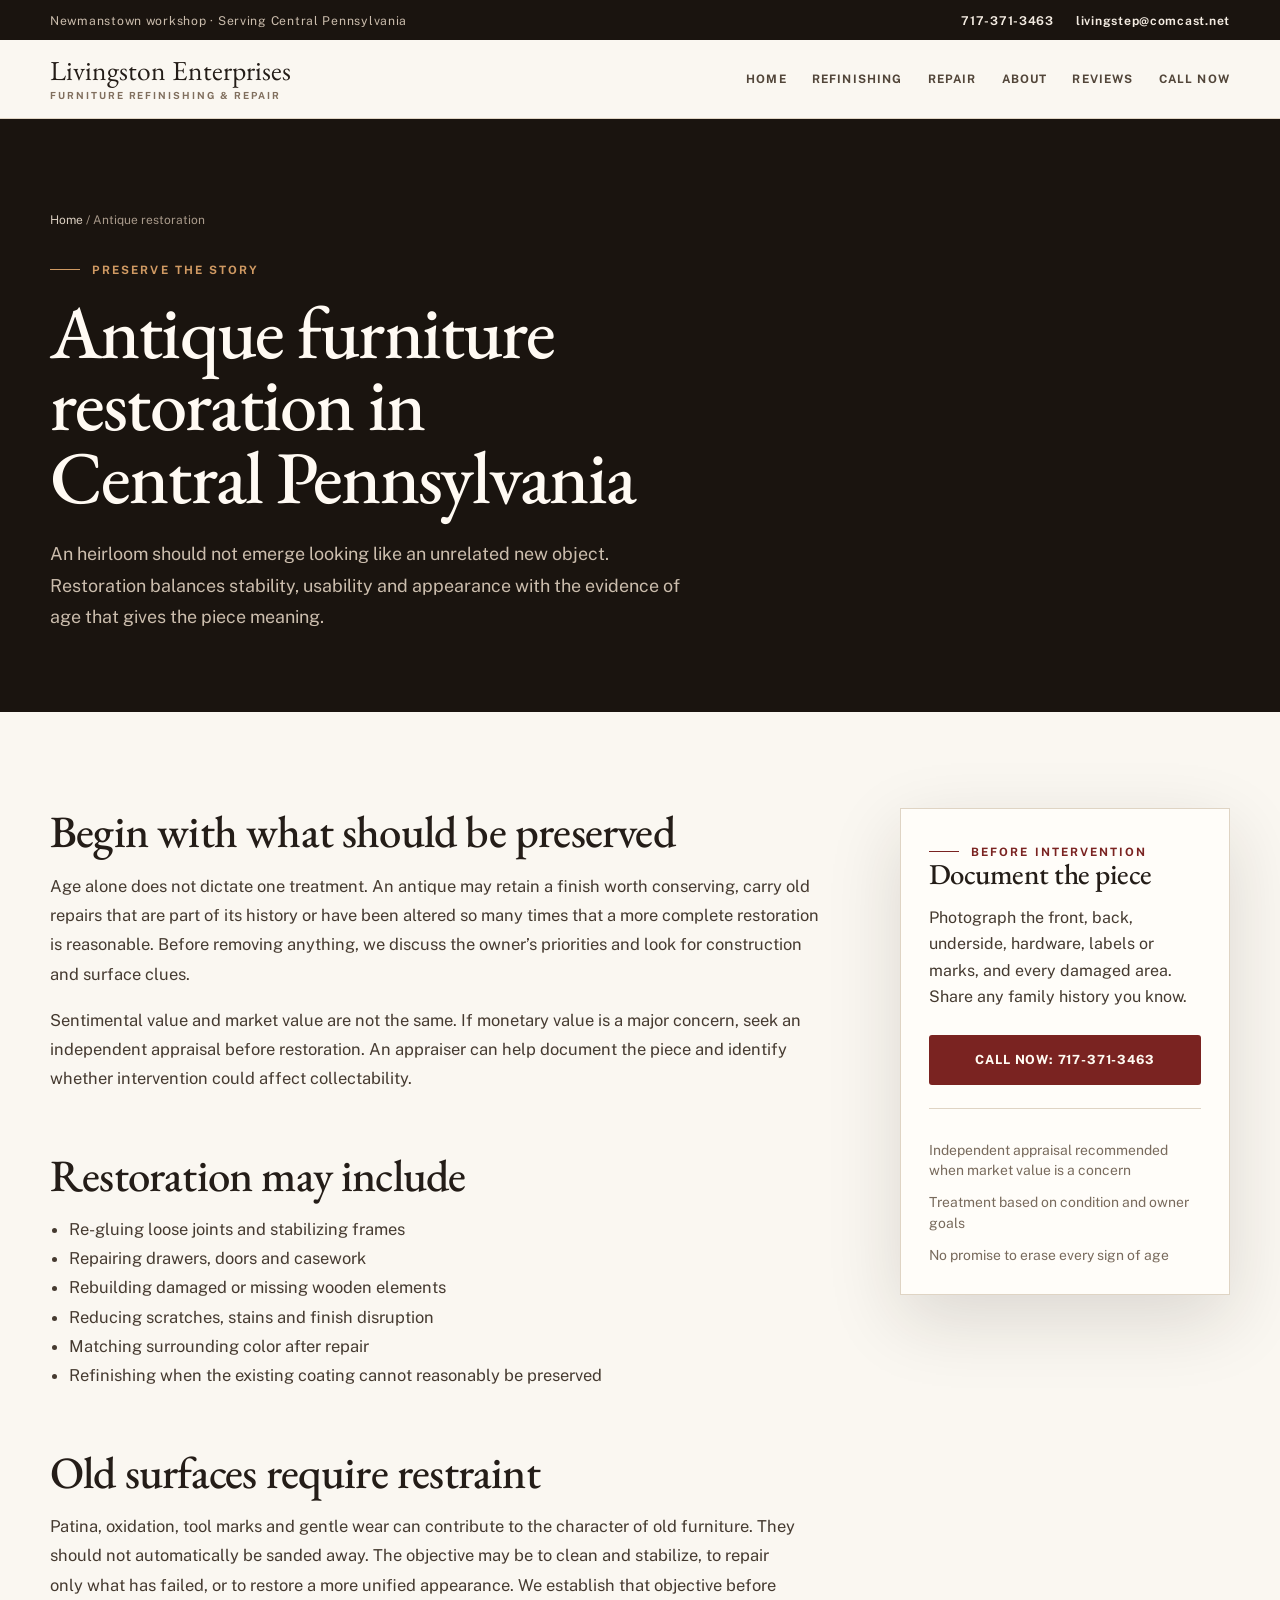
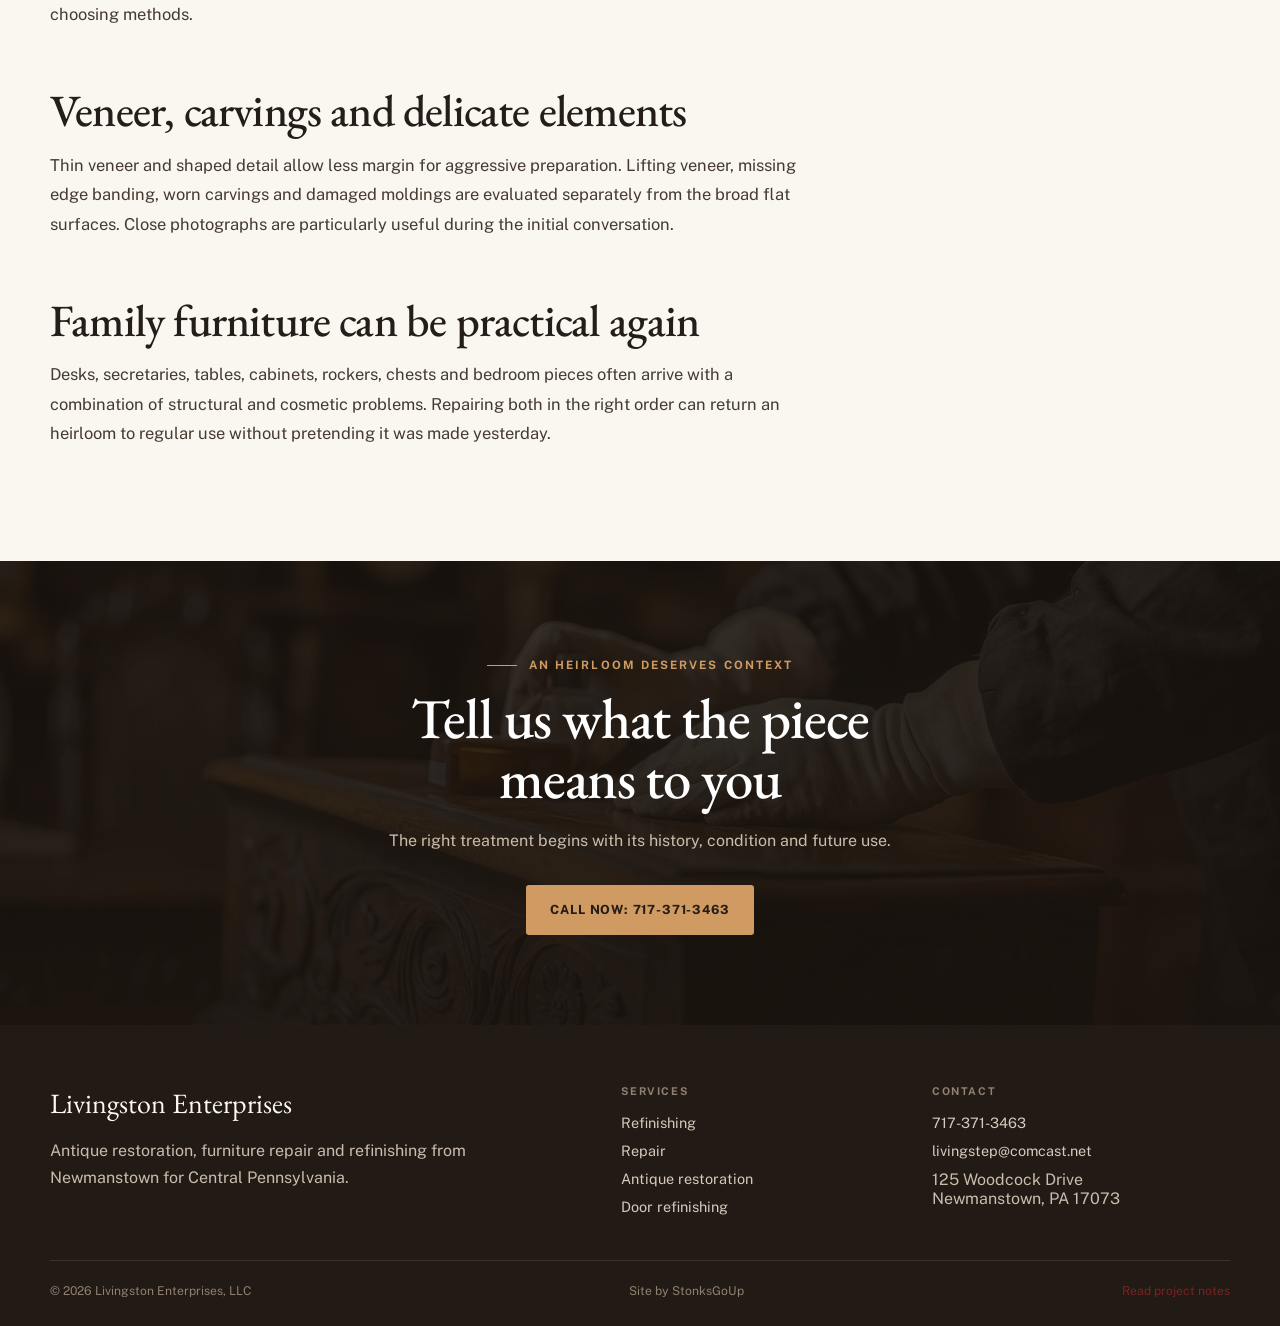
<file: antique-restoration/index.html>
<!doctype html><html lang="en-US"><head>
<meta charset="utf-8"><meta name="viewport" content="width=device-width,initial-scale=1">
<!-- Google Tag Manager -->
<script>(function(w,d,s,l,i){w[l]=w[l]||[];w[l].push({'gtm.start':
new Date().getTime(),event:'gtm.js'});var f=d.getElementsByTagName(s)[0],
j=d.createElement(s),dl=l!='dataLayer'?'&l='+l:'';j.async=true;j.src=
'https://www.googletagmanager.com/gtm.js?id='+i+dl;f.parentNode.insertBefore(j,f);
})(window,document,'script','dataLayer','GTM-PTJKP8KL');</script>
<!-- End Google Tag Manager -->
<title>Antique Furniture Restoration in Central PA | Livingston</title><meta name="description" content="Thoughtful restoration for antique desks, tables, cabinets and heirloom furniture in Lancaster, Lebanon and Central Pennsylvania."><link rel="canonical" href="https://livingstonrefinishing.com/antique-restoration/"><meta name="robots" content="index,follow,max-image-preview:large"><meta name="theme-color" content="#241d18">
<meta property="og:type" content="website"><meta property="og:title" content="Antique Furniture Restoration in Central PA"><meta property="og:description" content="Preserve the history and construction of heirloom furniture while addressing damage and finish failure."><meta property="og:url" content="https://livingstonrefinishing.com/antique-restoration/"><meta property="og:image" content="https://livingstonrefinishing.com/assets/hero-craftsman.webp"><meta name="twitter:card" content="summary_large_image">
<link rel="icon" href="../assets/favicon.svg" type="image/svg+xml"><link rel="preconnect" href="https://fonts.googleapis.com"><link rel="preconnect" href="https://fonts.gstatic.com" crossorigin><link href="https://fonts.googleapis.com/css2?family=EB+Garamond:ital,wght@0,400;0,500;0,600;1,500&amp;family=Public+Sans:wght@400;500;600;700&amp;display=swap" rel="stylesheet"><link rel="stylesheet" href="../assets/site.css?v=20260820-5"><script src="../assets/site.js?v=20260820-3" defer></script>
<script type="application/ld+json">{"@context":"https://schema.org","@graph":[{"@type":"Service","name":"Antique Furniture Restoration","serviceType":"Antique and heirloom wood furniture restoration","url":"https://livingstonrefinishing.com/antique-restoration/","provider":{"@id":"https://livingstonrefinishing.com/#business"},"areaServed":"Central Pennsylvania","description":"Structural repair, finish conservation and restoration for antique desks, tables, cabinets, chairs and heirloom furniture."},{"@type":"BreadcrumbList","itemListElement":[{"@type":"ListItem","position":1,"name":"Home","item":"https://livingstonrefinishing.com/"},{"@type":"ListItem","position":2,"name":"Antique Restoration","item":"https://livingstonrefinishing.com/antique-restoration/"}]}]}</script>
</head><body><!-- Google Tag Manager (noscript) -->
<noscript><iframe src="https://www.googletagmanager.com/ns.html?id=GTM-PTJKP8KL"
height="0" width="0" style="display:none;visibility:hidden"></iframe></noscript>
<!-- End Google Tag Manager (noscript) --><a class="skip-link" href="#main">Skip to main content</a><div class="topbar"><div class="container"><span>Newmanstown workshop · Serving Central Pennsylvania</span><div class="topbar-links"><a href="tel:+17173713463">717-371-3463</a><a href="mailto:livingstep@comcast.net">livingstep@comcast.net</a></div></div></div>
<header class="site-header"><div class="container header-inner"><a class="brand" href="../"><span class="brand-name">Livingston Enterprises</span><span class="brand-tag">Furniture Refinishing &amp; Repair</span></a><button class="menu-toggle" type="button" data-menu-toggle aria-expanded="false" aria-controls="primary-nav">Menu</button><nav class="nav" id="primary-nav" data-menu aria-label="Primary navigation"><a href="../">Home</a><a href="../furniture-refinishing/">Refinishing</a><a href="../furniture-repair/">Repair</a><a href="../about/">About</a><a href="../testimonials/">Reviews</a><a href="tel:+17173713463" data-call-popup>Call now</a></nav></div></header>
<main id="main"><section class="page-hero"><div class="container"><div class="breadcrumbs"><a href="../">Home</a> / Antique restoration</div><span class="eyebrow light">Preserve the story</span><h1>Antique furniture restoration in Central Pennsylvania</h1><p>An heirloom should not emerge looking like an unrelated new object. Restoration balances stability, usability and appearance with the evidence of age that gives the piece meaning.</p></div></section>
<section class="section"><div class="container content-grid"><article class="prose">
<h2>Begin with what should be preserved</h2><p>Age alone does not dictate one treatment. An antique may retain a finish worth conserving, carry old repairs that are part of its history or have been altered so many times that a more complete restoration is reasonable. Before removing anything, we discuss the owner’s priorities and look for construction and surface clues.</p><p>Sentimental value and market value are not the same. If monetary value is a major concern, seek an independent appraisal before restoration. An appraiser can help document the piece and identify whether intervention could affect collectability.</p>
<h2>Restoration may include</h2><ul><li>Re-gluing loose joints and stabilizing frames</li><li>Repairing drawers, doors and casework</li><li>Rebuilding damaged or missing wooden elements</li><li>Reducing scratches, stains and finish disruption</li><li>Matching surrounding color after repair</li><li>Refinishing when the existing coating cannot reasonably be preserved</li></ul>
<h2>Old surfaces require restraint</h2><p>Patina, oxidation, tool marks and gentle wear can contribute to the character of old furniture. They should not automatically be sanded away. The objective may be to clean and stabilize, to repair only what has failed, or to restore a more unified appearance. We establish that objective before choosing methods.</p>
<h2>Veneer, carvings and delicate elements</h2><p>Thin veneer and shaped detail allow less margin for aggressive preparation. Lifting veneer, missing edge banding, worn carvings and damaged moldings are evaluated separately from the broad flat surfaces. Close photographs are particularly useful during the initial conversation.</p>
<h2>Family furniture can be practical again</h2><p>Desks, secretaries, tables, cabinets, rockers, chests and bedroom pieces often arrive with a combination of structural and cosmetic problems. Repairing both in the right order can return an heirloom to regular use without pretending it was made yesterday.</p>
</article><aside class="aside-card"><span class="eyebrow">Before intervention</span><h2>Document the piece</h2><p>Photograph the front, back, underside, hardware, labels or marks, and every damaged area. Share any family history you know.</p><a class="button" href="tel:+17173713463" data-call-popup>Call now: 717-371-3463</a><ul class="aside-list"><li>Independent appraisal recommended when market value is a concern</li><li>Treatment based on condition and owner goals</li><li>No promise to erase every sign of age</li></ul></aside></div></section>
<section class="cta"><div class="narrow"><span class="eyebrow light">An heirloom deserves context</span><h2>Tell us what the piece means to you</h2><p>The right treatment begins with its history, condition and future use.</p><div class="button-row"><a class="button button-light" href="tel:+17173713463" data-call-popup>Call now: 717-371-3463</a></div></div></section></main>
<footer class="site-footer"><div class="container"><div class="footer-grid"><div><div class="footer-brand">Livingston Enterprises</div><p class="footer-copy">Antique restoration, furniture repair and refinishing from Newmanstown for Central Pennsylvania.</p></div><div><div class="footer-title">Services</div><div class="footer-links"><a href="../furniture-refinishing/">Refinishing</a><a href="../furniture-repair/">Repair</a><a href="./">Antique restoration</a><a href="../door-refinishing/">Door refinishing</a></div></div><div><div class="footer-title">Contact</div><div class="footer-links"><a href="tel:+17173713463">717-371-3463</a><a href="mailto:livingstep@comcast.net">livingstep@comcast.net</a><span>125 Woodcock Drive<br>Newmanstown, PA 17073</span></div></div></div><div class="footer-bottom"><span>© <span data-year>2026</span> Livingston Enterprises, LLC</span><span class="footer-credit">Site by <a href="https://stonksgoup.io">StonksGoUp</a></span><a href="../projects/">Read project notes</a></div></div></footer>
</body></html>
</file>
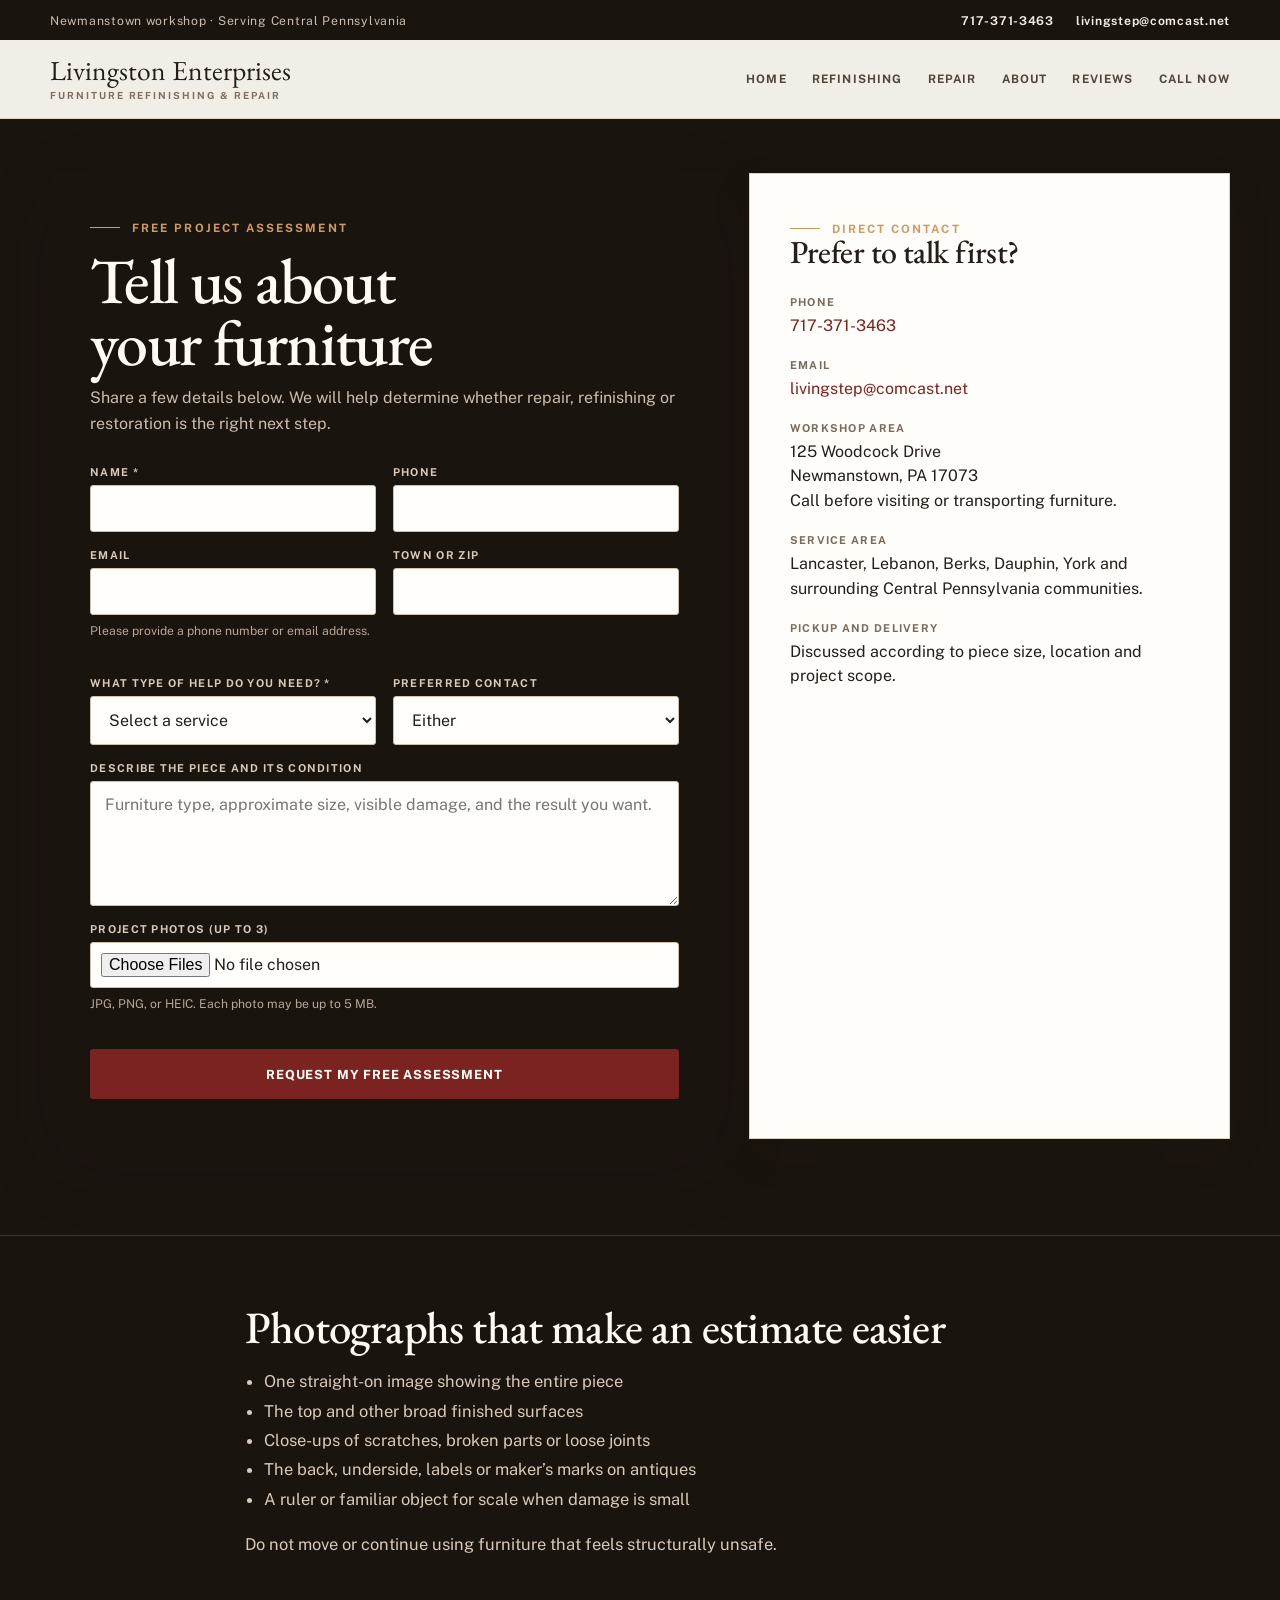
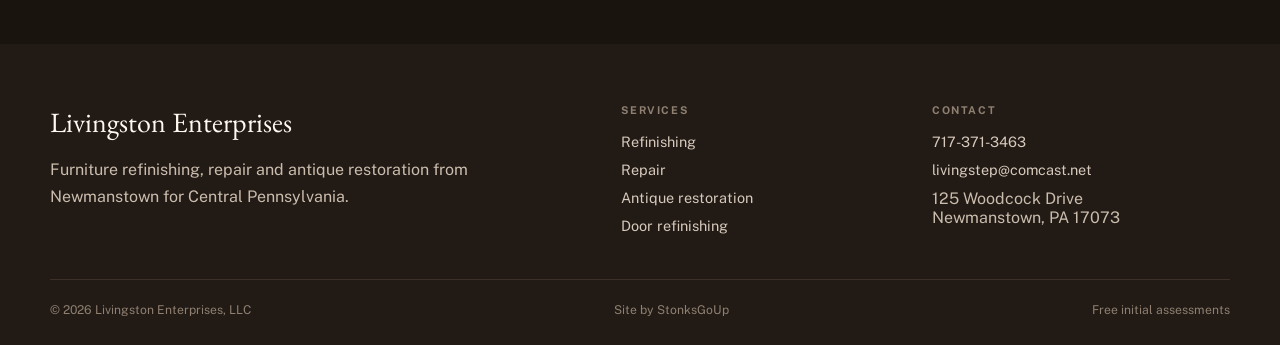
<file: contact/index.html>
<!doctype html><html lang="en-US"><head>
<meta charset="utf-8"><meta name="viewport" content="width=device-width,initial-scale=1">
<!-- Google Tag Manager -->
<script>(function(w,d,s,l,i){w[l]=w[l]||[];w[l].push({'gtm.start':
new Date().getTime(),event:'gtm.js'});var f=d.getElementsByTagName(s)[0],
j=d.createElement(s),dl=l!='dataLayer'?'&l='+l:'';j.async=true;j.src=
'https://www.googletagmanager.com/gtm.js?id='+i+dl;f.parentNode.insertBefore(j,f);
})(window,document,'script','dataLayer','GTM-PTJKP8KL');</script>
<!-- End Google Tag Manager -->
<title>Free Furniture Assessment | Livingston Enterprises</title><meta name="description" content="Request a free furniture refinishing or repair assessment from Livingston Enterprises in Newmanstown, PA. Call, email or describe your project online."><link rel="canonical" href="https://livingstonrefinishing.com/contact/"><meta name="robots" content="index,follow,max-image-preview:large"><meta name="theme-color" content="#241d18"><meta property="og:type" content="website"><meta property="og:title" content="Request a Free Furniture Assessment"><meta property="og:description" content="Tell Livingston about your furniture, antique or wood door project."><meta property="og:url" content="https://livingstonrefinishing.com/contact/"><meta property="og:image" content="https://livingstonrefinishing.com/assets/hero-craftsman.webp"><meta name="twitter:card" content="summary_large_image">
<link rel="icon" href="../assets/favicon.svg" type="image/svg+xml"><link rel="preconnect" href="https://fonts.googleapis.com"><link rel="preconnect" href="https://fonts.gstatic.com" crossorigin><link href="https://fonts.googleapis.com/css2?family=EB+Garamond:ital,wght@0,400;0,500;0,600;1,500&amp;family=Public+Sans:wght@400;500;600;700&amp;display=swap" rel="stylesheet"><link rel="stylesheet" href="../assets/site.css?v=20261015-1"><script src="../assets/site.js?v=20261015-1" defer></script><script src="../assets/js/lead-form.js?v=20261015-1" defer></script><script type="application/ld+json">{"@context":"https://schema.org","@graph":[{"@type":"ContactPage","name":"Contact Livingston Enterprises","url":"https://livingstonrefinishing.com/contact/","mainEntity":{"@id":"https://livingstonrefinishing.com/#business"}},{"@type":"BreadcrumbList","itemListElement":[{"@type":"ListItem","position":1,"name":"Home","item":"https://livingstonrefinishing.com/"},{"@type":"ListItem","position":2,"name":"Contact","item":"https://livingstonrefinishing.com/contact/"}]}]}</script>
</head><body class="contact-page"><!-- Google Tag Manager (noscript) -->
<noscript><iframe src="https://www.googletagmanager.com/ns.html?id=GTM-PTJKP8KL"
height="0" width="0" style="display:none;visibility:hidden"></iframe></noscript>
<!-- End Google Tag Manager (noscript) --><a class="skip-link" href="#main">Skip to main content</a><div class="topbar"><div class="container"><span>Newmanstown workshop · Serving Central Pennsylvania</span><div class="topbar-links"><a href="tel:+17173713463">717-371-3463</a><a href="mailto:livingstep@comcast.net">livingstep@comcast.net</a></div></div></div>
<header class="site-header"><div class="container header-inner"><a class="brand" href="../"><span class="brand-name">Livingston Enterprises</span><span class="brand-tag">Furniture Refinishing &amp; Repair</span></a><button class="menu-toggle" type="button" data-menu-toggle aria-expanded="false" aria-controls="primary-nav">Menu</button><nav class="nav" id="primary-nav" data-menu aria-label="Primary navigation"><a href="../">Home</a><a href="../furniture-refinishing/">Refinishing</a><a href="../furniture-repair/">Repair</a><a href="../about/">About</a><a href="../testimonials/">Reviews</a><a href="tel:+17173713463" data-call-popup>Call now</a></nav></div></header>
<main id="main"><section class="section contact-section"><div class="container contact-grid"><div class="contact-form-panel"><span class="eyebrow">Free project assessment</span><h1 class="contact-heading">Tell us about your furniture</h1><p class="contact-intro">Share a few details below. We will help determine whether repair, refinishing or restoration is the right next step.</p>
<form class="assessment-form" data-assessment-form novalidate>
  <div class="honeypot" aria-hidden="true"><label>Website<input type="text" name="website" tabindex="-1" autocomplete="off"></label></div>
  <input type="hidden" name="utm_source"><input type="hidden" name="utm_medium"><input type="hidden" name="utm_campaign"><input type="hidden" name="gclid">
  <div class="form-row"><label><span>Name *</span><input type="text" name="name" autocomplete="name" required></label><label><span>Phone</span><input type="tel" name="phone" autocomplete="tel" aria-describedby="contact-method-error"></label></div>
  <div class="form-row"><label><span>Email</span><input type="email" name="email" autocomplete="email" aria-describedby="contact-method-error"></label><label><span>Town or ZIP</span><input type="text" name="town" autocomplete="postal-code"></label></div>
  <p class="field-hint">Please provide a phone number or email address.</p><p class="field-error" id="contact-method-error" data-contact-error aria-live="polite"></p>
  <div class="form-row"><label><span>What type of help do you need? *</span><select name="service" required><option value="" selected disabled>Select a service</option><option>Furniture refinishing</option><option>Furniture repair</option><option>Antique restoration</option><option>Door refinishing</option><option>Log home restoration</option><option>Other</option></select></label><label><span>Preferred contact</span><select name="preferred_contact"><option>Phone</option><option>Email</option><option selected>Either</option></select></label></div>
  <label><span>Describe the piece and its condition</span><textarea name="message" placeholder="Furniture type, approximate size, visible damage, and the result you want."></textarea></label>
  <label><span>Project photos (up to 3)</span><input type="file" name="photos" accept="image/*" multiple aria-describedby="photo-hint photo-error"></label><p class="field-hint" id="photo-hint">JPG, PNG, or HEIC. Each photo may be up to 5 MB.</p><p class="field-error" id="photo-error" data-photo-error aria-live="polite"></p>
  <button class="button" type="submit">Request my free assessment</button><p class="form-note form-status" data-form-status role="status" aria-live="polite"></p>
</form></div>
<aside class="contact-card"><span class="eyebrow light">Direct contact</span><h2>Prefer to talk first?</h2><dl><dt>Phone</dt><dd><a href="tel:+17173713463">717-371-3463</a></dd><dt>Email</dt><dd><a href="mailto:livingstep@comcast.net?subject=Furniture%20assessment%20request">livingstep@comcast.net</a></dd><dt>Workshop area</dt><dd>125 Woodcock Drive<br>Newmanstown, PA 17073<br>Call before visiting or transporting furniture.</dd><dt>Service area</dt><dd>Lancaster, Lebanon, Berks, Dauphin, York and surrounding Central Pennsylvania communities.</dd><dt>Pickup and delivery</dt><dd>Discussed according to piece size, location and project scope.</dd></dl></aside></div></section>
<section class="section-sm paper-deep"><div class="narrow prose"><h2>Photographs that make an estimate easier</h2><ul><li>One straight-on image showing the entire piece</li><li>The top and other broad finished surfaces</li><li>Close-ups of scratches, broken parts or loose joints</li><li>The back, underside, labels or maker’s marks on antiques</li><li>A ruler or familiar object for scale when damage is small</li></ul><p>Do not move or continue using furniture that feels structurally unsafe.</p></div></section></main>
<footer class="site-footer"><div class="container"><div class="footer-grid"><div><div class="footer-brand">Livingston Enterprises</div><p class="footer-copy">Furniture refinishing, repair and antique restoration from Newmanstown for Central Pennsylvania.</p></div><div><div class="footer-title">Services</div><div class="footer-links"><a href="../furniture-refinishing/">Refinishing</a><a href="../furniture-repair/">Repair</a><a href="../antique-restoration/">Antique restoration</a><a href="../door-refinishing/">Door refinishing</a></div></div><div><div class="footer-title">Contact</div><div class="footer-links"><a href="tel:+17173713463">717-371-3463</a><a href="mailto:livingstep@comcast.net">livingstep@comcast.net</a><span>125 Woodcock Drive<br>Newmanstown, PA 17073</span></div></div></div><div class="footer-bottom"><span>© <span data-year>2026</span> Livingston Enterprises, LLC</span><span class="footer-credit">Site by <a href="https://stonksgoup.io">StonksGoUp</a></span><span>Free initial assessments</span></div></div></footer>
</body></html>
</file>
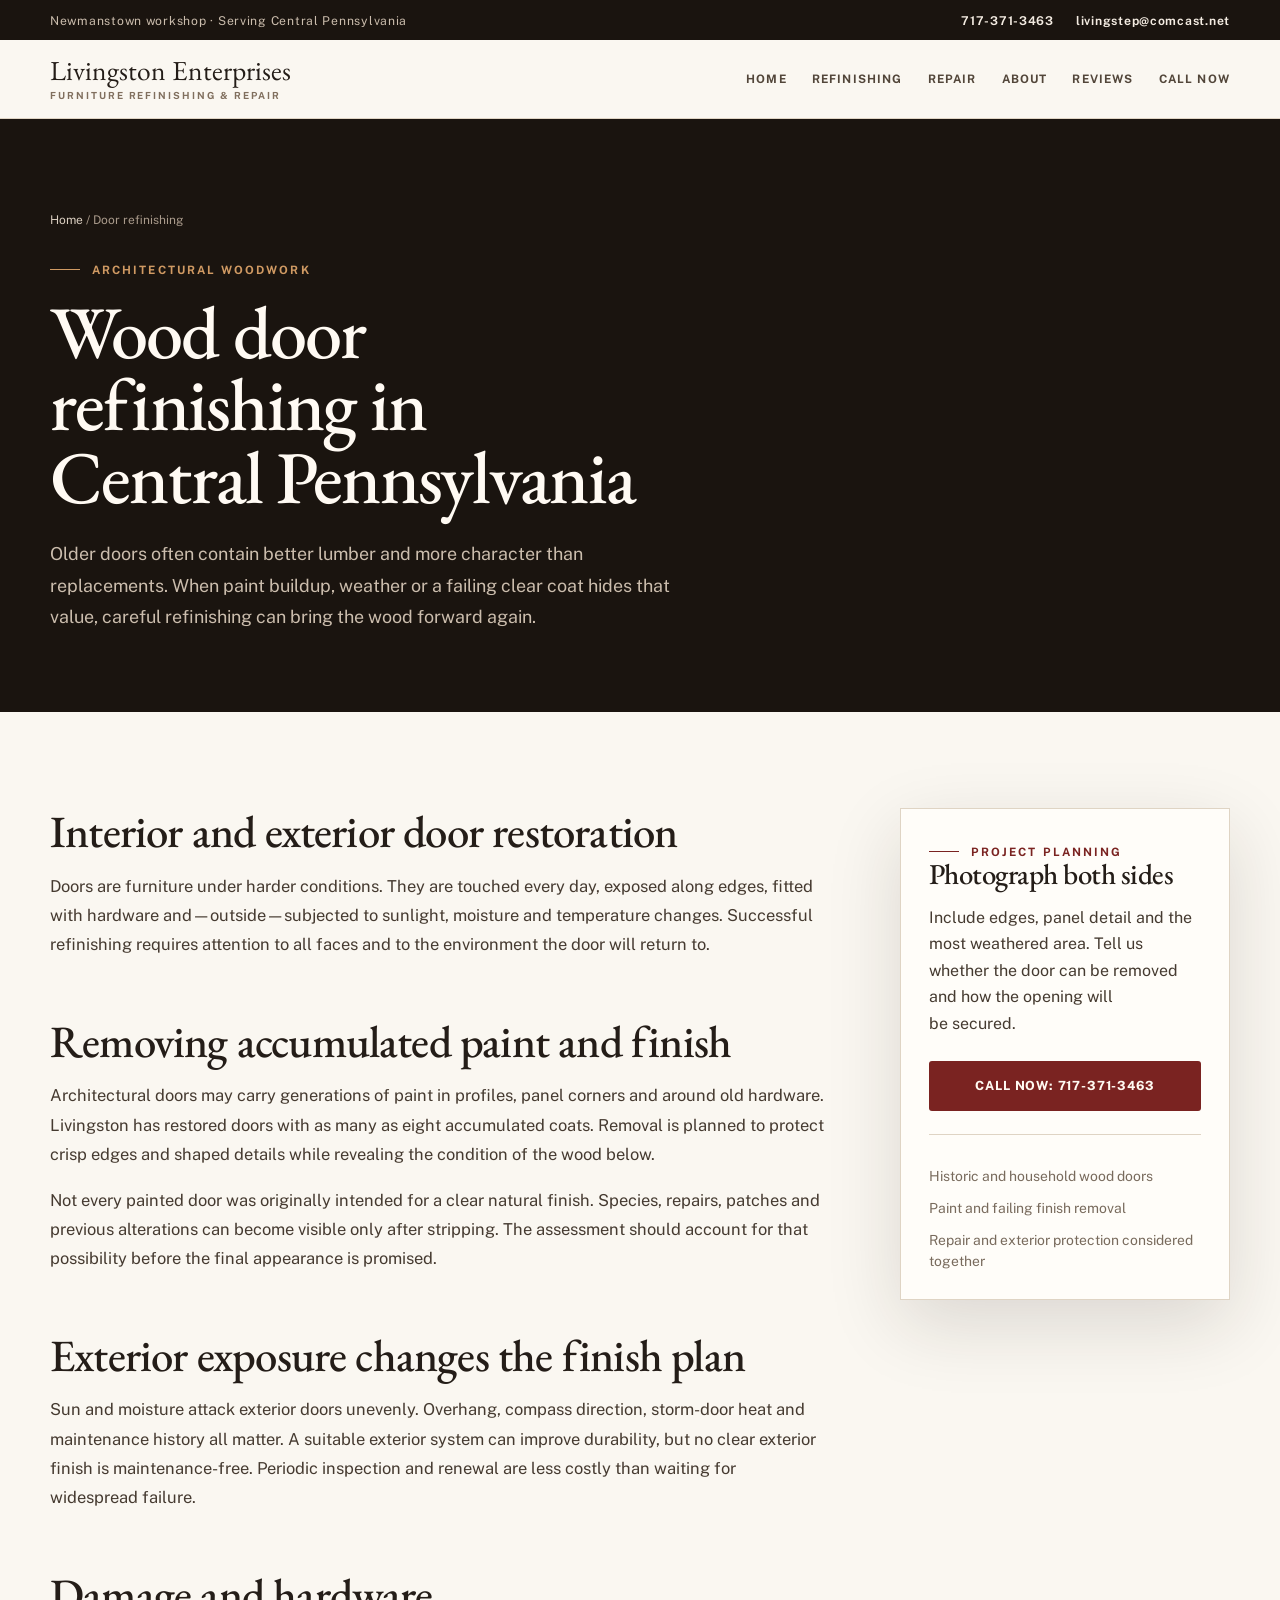
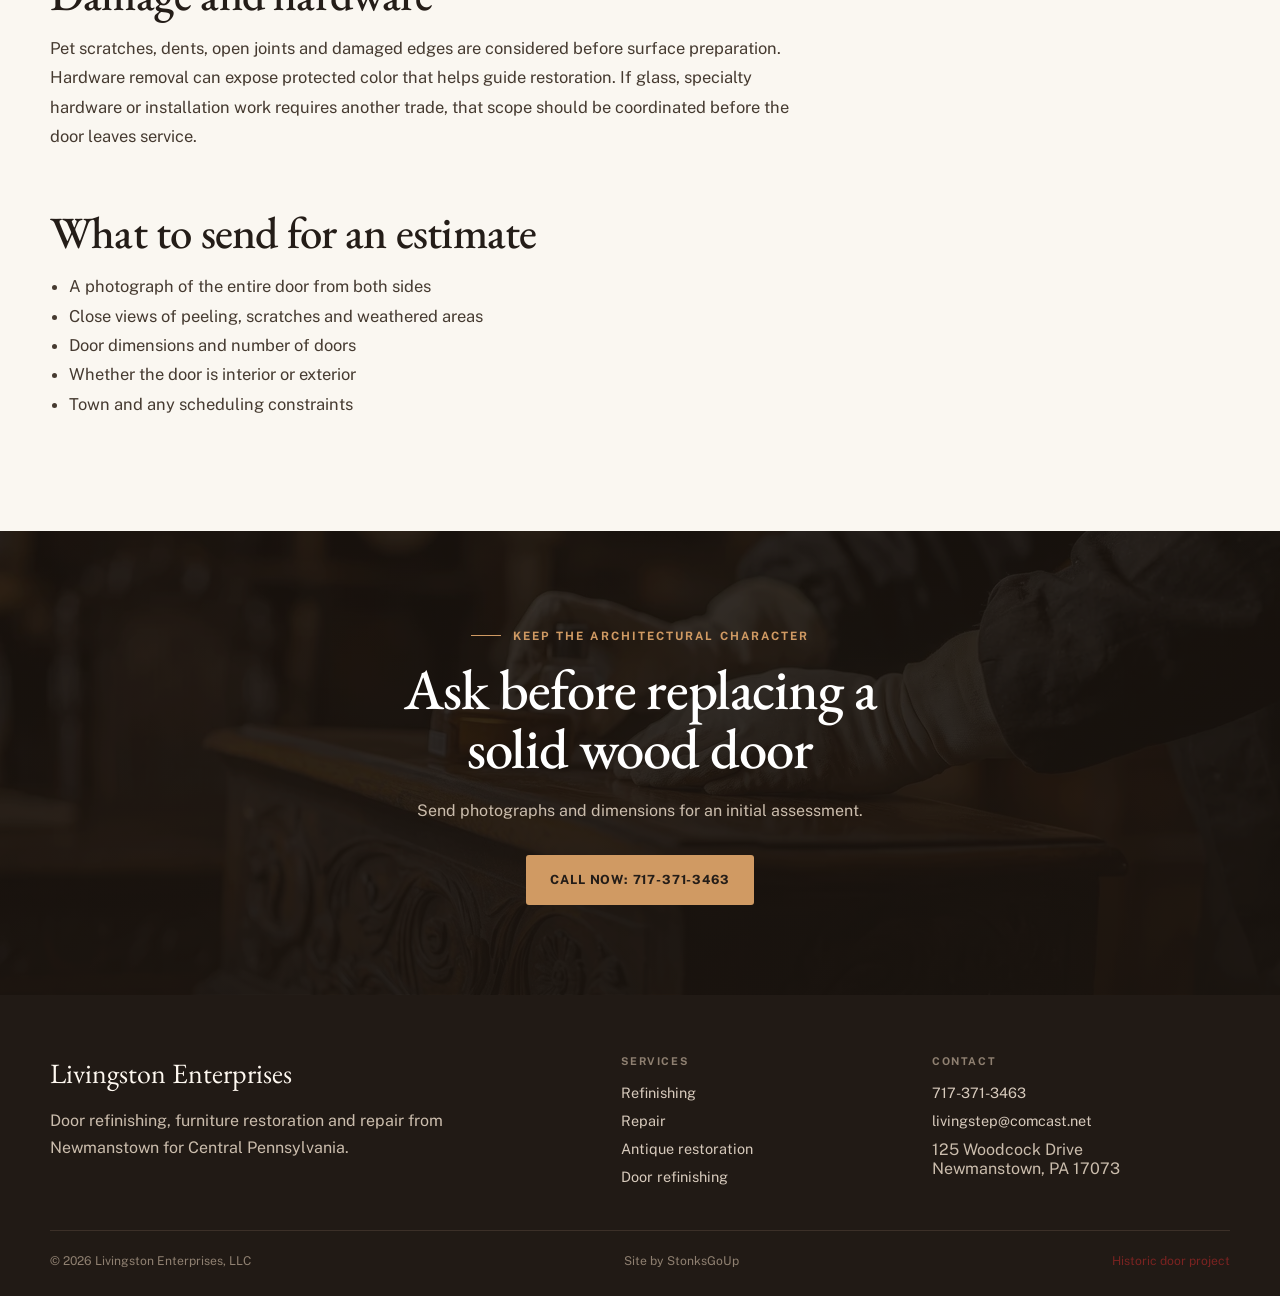
<file: door-refinishing/index.html>
<!doctype html><html lang="en-US"><head>
<meta charset="utf-8"><meta name="viewport" content="width=device-width,initial-scale=1">
<!-- Google Tag Manager -->
<script>(function(w,d,s,l,i){w[l]=w[l]||[];w[l].push({'gtm.start':
new Date().getTime(),event:'gtm.js'});var f=d.getElementsByTagName(s)[0],
j=d.createElement(s),dl=l!='dataLayer'?'&l='+l:'';j.async=true;j.src=
'https://www.googletagmanager.com/gtm.js?id='+i+dl;f.parentNode.insertBefore(j,f);
})(window,document,'script','dataLayer','GTM-PTJKP8KL');</script>
<!-- End Google Tag Manager -->
<title>Wood Door Refinishing in Central PA | Livingston</title><meta name="description" content="Interior and exterior wood door stripping, repair and refinishing in Lancaster, Lebanon and Central PA. Ask Livingston for a free assessment."><link rel="canonical" href="https://livingstonrefinishing.com/door-refinishing/"><meta name="robots" content="index,follow,max-image-preview:large"><meta name="theme-color" content="#241d18">
<meta property="og:type" content="website"><meta property="og:title" content="Wood Door Refinishing in Central Pennsylvania"><meta property="og:description" content="Restore architectural wood doors hidden beneath paint or a failing exterior finish."><meta property="og:url" content="https://livingstonrefinishing.com/door-refinishing/"><meta property="og:image" content="https://livingstonrefinishing.com/assets/hero-craftsman.webp"><meta name="twitter:card" content="summary_large_image">
<link rel="icon" href="../assets/favicon.svg" type="image/svg+xml"><link rel="preconnect" href="https://fonts.googleapis.com"><link rel="preconnect" href="https://fonts.gstatic.com" crossorigin><link href="https://fonts.googleapis.com/css2?family=EB+Garamond:ital,wght@0,400;0,500;0,600;1,500&amp;family=Public+Sans:wght@400;500;600;700&amp;display=swap" rel="stylesheet"><link rel="stylesheet" href="../assets/site.css?v=20260820-5"><script src="../assets/site.js?v=20260820-3" defer></script>
<script type="application/ld+json">{"@context":"https://schema.org","@graph":[{"@type":"Service","name":"Wood Door Refinishing","serviceType":"Interior and exterior wood door stripping and refinishing","url":"https://livingstonrefinishing.com/door-refinishing/","provider":{"@id":"https://livingstonrefinishing.com/#business"},"areaServed":"Central Pennsylvania","description":"Paint and finish removal, wood repair, color work and protective finishing for architectural wood doors."},{"@type":"BreadcrumbList","itemListElement":[{"@type":"ListItem","position":1,"name":"Home","item":"https://livingstonrefinishing.com/"},{"@type":"ListItem","position":2,"name":"Door Refinishing","item":"https://livingstonrefinishing.com/door-refinishing/"}]}]}</script>
</head><body><!-- Google Tag Manager (noscript) -->
<noscript><iframe src="https://www.googletagmanager.com/ns.html?id=GTM-PTJKP8KL"
height="0" width="0" style="display:none;visibility:hidden"></iframe></noscript>
<!-- End Google Tag Manager (noscript) --><a class="skip-link" href="#main">Skip to main content</a><div class="topbar"><div class="container"><span>Newmanstown workshop · Serving Central Pennsylvania</span><div class="topbar-links"><a href="tel:+17173713463">717-371-3463</a><a href="mailto:livingstep@comcast.net">livingstep@comcast.net</a></div></div></div>
<header class="site-header"><div class="container header-inner"><a class="brand" href="../"><span class="brand-name">Livingston Enterprises</span><span class="brand-tag">Furniture Refinishing &amp; Repair</span></a><button class="menu-toggle" type="button" data-menu-toggle aria-expanded="false" aria-controls="primary-nav">Menu</button><nav class="nav" id="primary-nav" data-menu aria-label="Primary navigation"><a href="../">Home</a><a href="../furniture-refinishing/">Refinishing</a><a href="../furniture-repair/">Repair</a><a href="../about/">About</a><a href="../testimonials/">Reviews</a><a href="tel:+17173713463" data-call-popup>Call now</a></nav></div></header>
<main id="main"><section class="page-hero"><div class="container"><div class="breadcrumbs"><a href="../">Home</a> / Door refinishing</div><span class="eyebrow light">Architectural woodwork</span><h1>Wood door refinishing in Central Pennsylvania</h1><p>Older doors often contain better lumber and more character than replacements. When paint buildup, weather or a failing clear coat hides that value, careful refinishing can bring the wood forward again.</p></div></section>
<section class="section"><div class="container content-grid"><article class="prose">
<h2>Interior and exterior door restoration</h2><p>Doors are furniture under harder conditions. They are touched every day, exposed along edges, fitted with hardware and—outside—subjected to sunlight, moisture and temperature changes. Successful refinishing requires attention to all faces and to the environment the door will return to.</p>
<h2>Removing accumulated paint and finish</h2><p>Architectural doors may carry generations of paint in profiles, panel corners and around old hardware. Livingston has restored doors with as many as eight accumulated coats. Removal is planned to protect crisp edges and shaped details while revealing the condition of the wood below.</p><p>Not every painted door was originally intended for a clear natural finish. Species, repairs, patches and previous alterations can become visible only after stripping. The assessment should account for that possibility before the final appearance is promised.</p>
<h2>Exterior exposure changes the finish plan</h2><p>Sun and moisture attack exterior doors unevenly. Overhang, compass direction, storm-door heat and maintenance history all matter. A suitable exterior system can improve durability, but no clear exterior finish is maintenance-free. Periodic inspection and renewal are less costly than waiting for widespread failure.</p>
<h2>Damage and hardware</h2><p>Pet scratches, dents, open joints and damaged edges are considered before surface preparation. Hardware removal can expose protected color that helps guide restoration. If glass, specialty hardware or installation work requires another trade, that scope should be coordinated before the door leaves service.</p>
<h2>What to send for an estimate</h2><ul><li>A photograph of the entire door from both sides</li><li>Close views of peeling, scratches and weathered areas</li><li>Door dimensions and number of doors</li><li>Whether the door is interior or exterior</li><li>Town and any scheduling constraints</li></ul>
</article><aside class="aside-card"><span class="eyebrow">Project planning</span><h2>Photograph both sides</h2><p>Include edges, panel detail and the most weathered area. Tell us whether the door can be removed and how the opening will be secured.</p><a class="button" href="tel:+17173713463" data-call-popup>Call now: 717-371-3463</a><ul class="aside-list"><li>Historic and household wood doors</li><li>Paint and failing finish removal</li><li>Repair and exterior protection considered together</li></ul></aside></div></section>
<section class="cta"><div class="narrow"><span class="eyebrow light">Keep the architectural character</span><h2>Ask before replacing a solid wood door</h2><p>Send photographs and dimensions for an initial assessment.</p><div class="button-row"><a class="button button-light" href="tel:+17173713463" data-call-popup>Call now: 717-371-3463</a></div></div></section></main>
<footer class="site-footer"><div class="container"><div class="footer-grid"><div><div class="footer-brand">Livingston Enterprises</div><p class="footer-copy">Door refinishing, furniture restoration and repair from Newmanstown for Central Pennsylvania.</p></div><div><div class="footer-title">Services</div><div class="footer-links"><a href="../furniture-refinishing/">Refinishing</a><a href="../furniture-repair/">Repair</a><a href="../antique-restoration/">Antique restoration</a><a href="./">Door refinishing</a></div></div><div><div class="footer-title">Contact</div><div class="footer-links"><a href="tel:+17173713463">717-371-3463</a><a href="mailto:livingstep@comcast.net">livingstep@comcast.net</a><span>125 Woodcock Drive<br>Newmanstown, PA 17073</span></div></div></div><div class="footer-bottom"><span>© <span data-year>2026</span> Livingston Enterprises, LLC</span><span class="footer-credit">Site by <a href="https://stonksgoup.io">StonksGoUp</a></span><a href="../projects/#chapel-doors">Historic door project</a></div></div></footer>
</body></html>
</file>
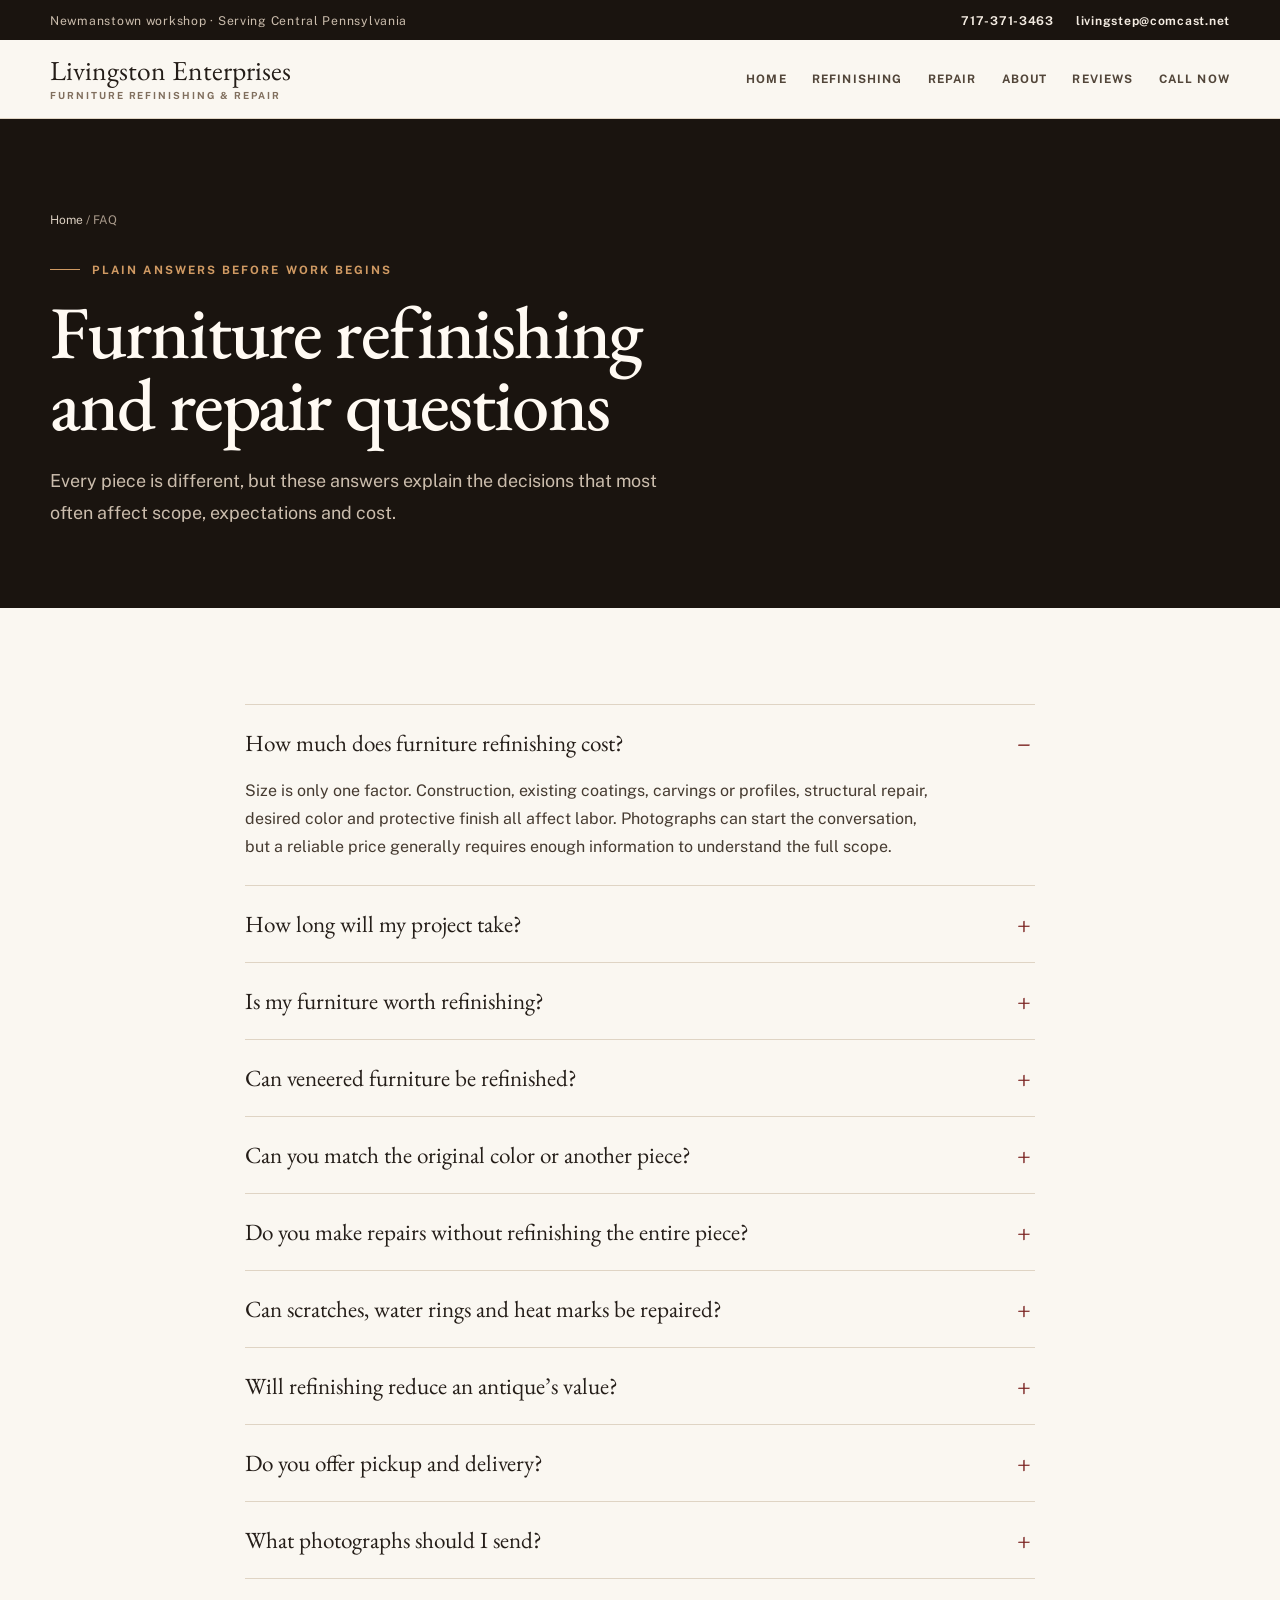
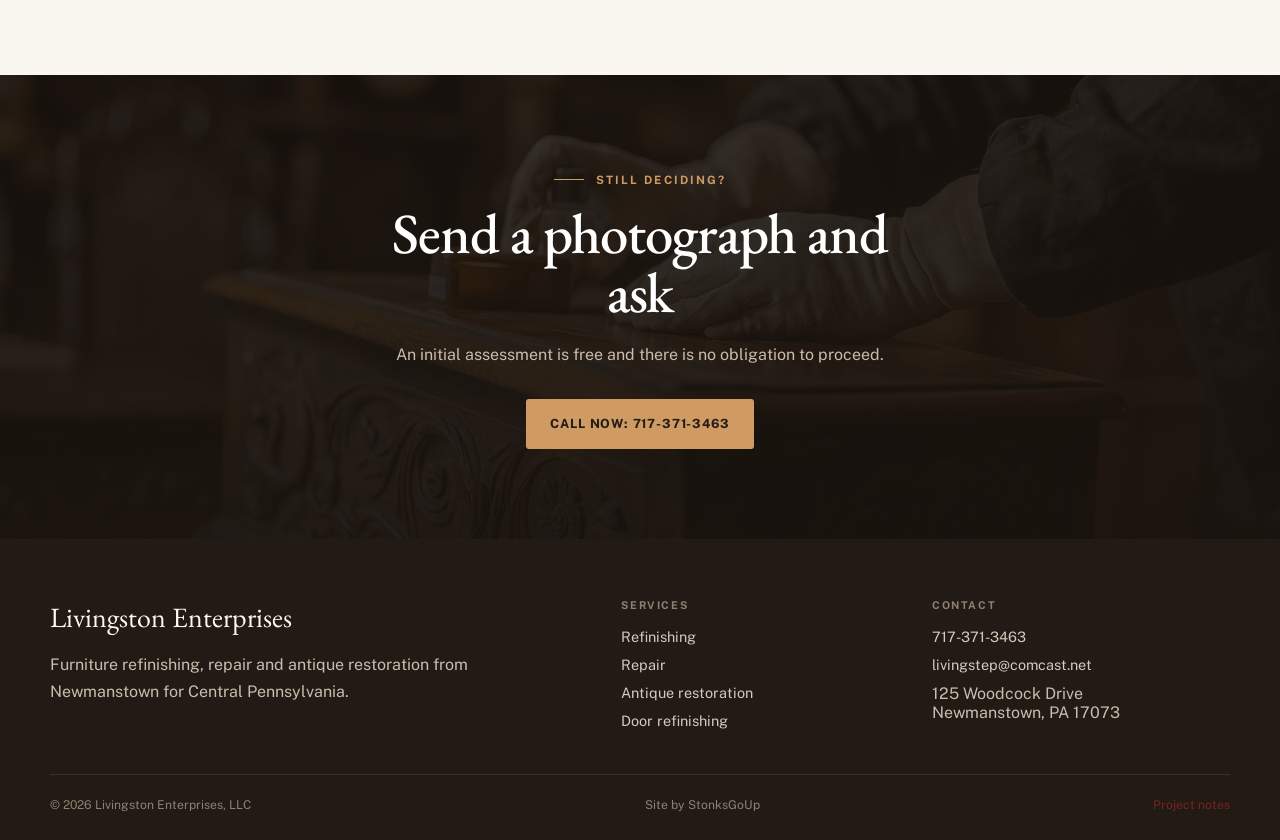
<file: faq/index.html>
<!doctype html><html lang="en-US"><head>
<meta charset="utf-8"><meta name="viewport" content="width=device-width,initial-scale=1">
<!-- Google Tag Manager -->
<script>(function(w,d,s,l,i){w[l]=w[l]||[];w[l].push({'gtm.start':
new Date().getTime(),event:'gtm.js'});var f=d.getElementsByTagName(s)[0],
j=d.createElement(s),dl=l!='dataLayer'?'&l='+l:'';j.async=true;j.src=
'https://www.googletagmanager.com/gtm.js?id='+i+dl;f.parentNode.insertBefore(j,f);
})(window,document,'script','dataLayer','GTM-PTJKP8KL');</script>
<!-- End Google Tag Manager -->
<title>Furniture Refinishing FAQ | Livingston Enterprises</title><meta name="description" content="Answers about furniture refinishing cost, timing, wood types, antiques, veneer, pickup and repair from Livingston Enterprises in Central PA."><link rel="canonical" href="https://livingstonrefinishing.com/faq/"><meta name="robots" content="index,follow,max-image-preview:large"><meta name="theme-color" content="#241d18"><meta property="og:type" content="website"><meta property="og:title" content="Furniture Refinishing and Repair FAQ"><meta property="og:description" content="Plain answers about evaluating, repairing and refinishing wood furniture."><meta property="og:url" content="https://livingstonrefinishing.com/faq/"><meta property="og:image" content="https://livingstonrefinishing.com/assets/hero-craftsman.webp"><meta name="twitter:card" content="summary_large_image">
<link rel="icon" href="../assets/favicon.svg" type="image/svg+xml"><link rel="preconnect" href="https://fonts.googleapis.com"><link rel="preconnect" href="https://fonts.gstatic.com" crossorigin><link href="https://fonts.googleapis.com/css2?family=EB+Garamond:ital,wght@0,400;0,500;0,600;1,500&amp;family=Public+Sans:wght@400;500;600;700&amp;display=swap" rel="stylesheet"><link rel="stylesheet" href="../assets/site.css?v=20260820-5"><script src="../assets/site.js?v=20260820-3" defer></script>
<script type="application/ld+json">{"@context":"https://schema.org","@type":"FAQPage","mainEntity":[
{"@type":"Question","name":"How much does furniture refinishing cost?","acceptedAnswer":{"@type":"Answer","text":"Cost depends on size, construction, existing coating, damage, detail, desired color and protective finish. Livingston provides a project-specific assessment rather than a flat online price."}},
{"@type":"Question","name":"How long does furniture refinishing take?","acceptedAnswer":{"@type":"Answer","text":"Timing varies with repairs, coating removal, color work, curing time and the current workshop schedule. A realistic timeframe is provided after the piece is assessed."}},
{"@type":"Question","name":"Is my furniture worth refinishing?","acceptedAnswer":{"@type":"Answer","text":"Solid wood, meaningful family history, good construction and replacement cost can make restoration worthwhile. Particleboard, severely damaged veneer and some factory finishes may limit the result."}},
{"@type":"Question","name":"Can veneered furniture be refinished?","acceptedAnswer":{"@type":"Answer","text":"Sometimes. The veneer must be identified and assessed for thickness, lifting, missing areas and prior sanding. Veneer allows less aggressive preparation than solid wood."}},
{"@type":"Question","name":"Can the new finish match another piece?","acceptedAnswer":{"@type":"Answer","text":"Color can often be coordinated using preparation, stain and layered color, but different wood species and aging mean an exact match is not always possible. Samples help establish expectations."}},
{"@type":"Question","name":"Do you repair furniture without refinishing it?","acceptedAnswer":{"@type":"Answer","text":"Yes, when a structural repair can be completed and blended without refinishing the entire piece. The repair may still affect the finish immediately around the damaged area."}},
{"@type":"Question","name":"Will refinishing reduce an antique's value?","acceptedAnswer":{"@type":"Answer","text":"It can in some collecting contexts. If market value is important, obtain an independent appraisal before restoration. Sentimental furniture may have different priorities."}},
{"@type":"Question","name":"Do you offer pickup and delivery?","acceptedAnswer":{"@type":"Answer","text":"Pickup and delivery are discussed according to project size, customer location and current scheduling. Contact Livingston with dimensions and location."}}
]}</script>
</head><body><!-- Google Tag Manager (noscript) -->
<noscript><iframe src="https://www.googletagmanager.com/ns.html?id=GTM-PTJKP8KL"
height="0" width="0" style="display:none;visibility:hidden"></iframe></noscript>
<!-- End Google Tag Manager (noscript) --><a class="skip-link" href="#main">Skip to main content</a><div class="topbar"><div class="container"><span>Newmanstown workshop · Serving Central Pennsylvania</span><div class="topbar-links"><a href="tel:+17173713463">717-371-3463</a><a href="mailto:livingstep@comcast.net">livingstep@comcast.net</a></div></div></div>
<header class="site-header"><div class="container header-inner"><a class="brand" href="../"><span class="brand-name">Livingston Enterprises</span><span class="brand-tag">Furniture Refinishing &amp; Repair</span></a><button class="menu-toggle" type="button" data-menu-toggle aria-expanded="false" aria-controls="primary-nav">Menu</button><nav class="nav" id="primary-nav" data-menu aria-label="Primary navigation"><a href="../">Home</a><a href="../furniture-refinishing/">Refinishing</a><a href="../furniture-repair/">Repair</a><a href="../about/">About</a><a href="../testimonials/">Reviews</a><a href="tel:+17173713463" data-call-popup>Call now</a></nav></div></header>
<main id="main"><section class="page-hero"><div class="container"><div class="breadcrumbs"><a href="../">Home</a> / FAQ</div><span class="eyebrow light">Plain answers before work begins</span><h1>Furniture refinishing and repair questions</h1><p>Every piece is different, but these answers explain the decisions that most often affect scope, expectations and cost.</p></div></section>
<section class="section"><div class="narrow"><div class="faq-list">
<details open><summary>How much does furniture refinishing cost?</summary><p>Size is only one factor. Construction, existing coatings, carvings or profiles, structural repair, desired color and protective finish all affect labor. Photographs can start the conversation, but a reliable price generally requires enough information to understand the full scope.</p></details>
<details><summary>How long will my project take?</summary><p>Repair, stripping, surface preparation, color development, multiple coats and curing all require time. The active workshop schedule matters too. Livingston provides a realistic project window after assessment rather than promising the same turnaround for a chair and a full dining set.</p></details>
<details><summary>Is my furniture worth refinishing?</summary><p>Solid wood, good joinery, meaningful history and the cost of a comparable replacement are good reasons to investigate restoration. Particleboard, badly compromised veneer and some factory finishes may limit what is practical. We will say so when replacement or leaving the piece alone makes more sense.</p></details>
<details><summary>Can veneered furniture be refinished?</summary><p>Often, but not automatically. Veneer is a thin layer of real wood and can be sanded through. Its thickness, adhesion, missing areas and previous work determine which preparation methods are safe.</p></details>
<details><summary>Can you match the original color or another piece?</summary><p>We can work toward an original appearance or coordinate with another piece using preparation, stain and layered color. Wood species, grain, sun exposure and age influence the result, so “matching” is usually an informed visual target rather than a paint-code guarantee.</p></details>
<details><summary>Do you make repairs without refinishing the entire piece?</summary><p>Yes, when the construction and finish permit it. A repair may still disturb color or coating immediately around a joint or replacement part. We explain whether that area can be blended or whether a broader surface would look more consistent.</p></details>
<details><summary>Can scratches, water rings and heat marks be repaired?</summary><p>Some can be reduced locally; others show that the coating has failed across a larger area. Damage that reaches the wood requires a different approach than a mark contained in the clear finish. Clear close-up photographs help identify the likely scope.</p></details>
<details><summary>Will refinishing reduce an antique’s value?</summary><p>It can for some collectible furniture. If market value is a major concern, obtain an independent appraisal before intervention. An appraiser can help determine whether conservation, limited repair or restoration is appropriate.</p></details>
<details><summary>Do you offer pickup and delivery?</summary><p>Pickup and delivery are discussed according to dimensions, customer location and scheduling. Include the piece’s approximate size and your town when requesting an assessment.</p></details>
<details><summary>What photographs should I send?</summary><p>Send the complete piece from the front, broad finished surfaces, every damaged area, and the back or underside when practical. Include labels, maker’s marks and hardware on antique pieces. Good photographs reduce assumptions during the first conversation.</p></details>
</div></div></section><section class="cta"><div class="narrow"><span class="eyebrow light">Still deciding?</span><h2>Send a photograph and ask</h2><p>An initial assessment is free and there is no obligation to proceed.</p><div class="button-row"><a class="button button-light" href="tel:+17173713463" data-call-popup>Call now: 717-371-3463</a></div></div></section></main>
<footer class="site-footer"><div class="container"><div class="footer-grid"><div><div class="footer-brand">Livingston Enterprises</div><p class="footer-copy">Furniture refinishing, repair and antique restoration from Newmanstown for Central Pennsylvania.</p></div><div><div class="footer-title">Services</div><div class="footer-links"><a href="../furniture-refinishing/">Refinishing</a><a href="../furniture-repair/">Repair</a><a href="../antique-restoration/">Antique restoration</a><a href="../door-refinishing/">Door refinishing</a></div></div><div><div class="footer-title">Contact</div><div class="footer-links"><a href="tel:+17173713463">717-371-3463</a><a href="mailto:livingstep@comcast.net">livingstep@comcast.net</a><span>125 Woodcock Drive<br>Newmanstown, PA 17073</span></div></div></div><div class="footer-bottom"><span>© <span data-year>2026</span> Livingston Enterprises, LLC</span><span class="footer-credit">Site by <a href="https://stonksgoup.io">StonksGoUp</a></span><a href="../projects/">Project notes</a></div></div></footer>
</body></html>
</file>
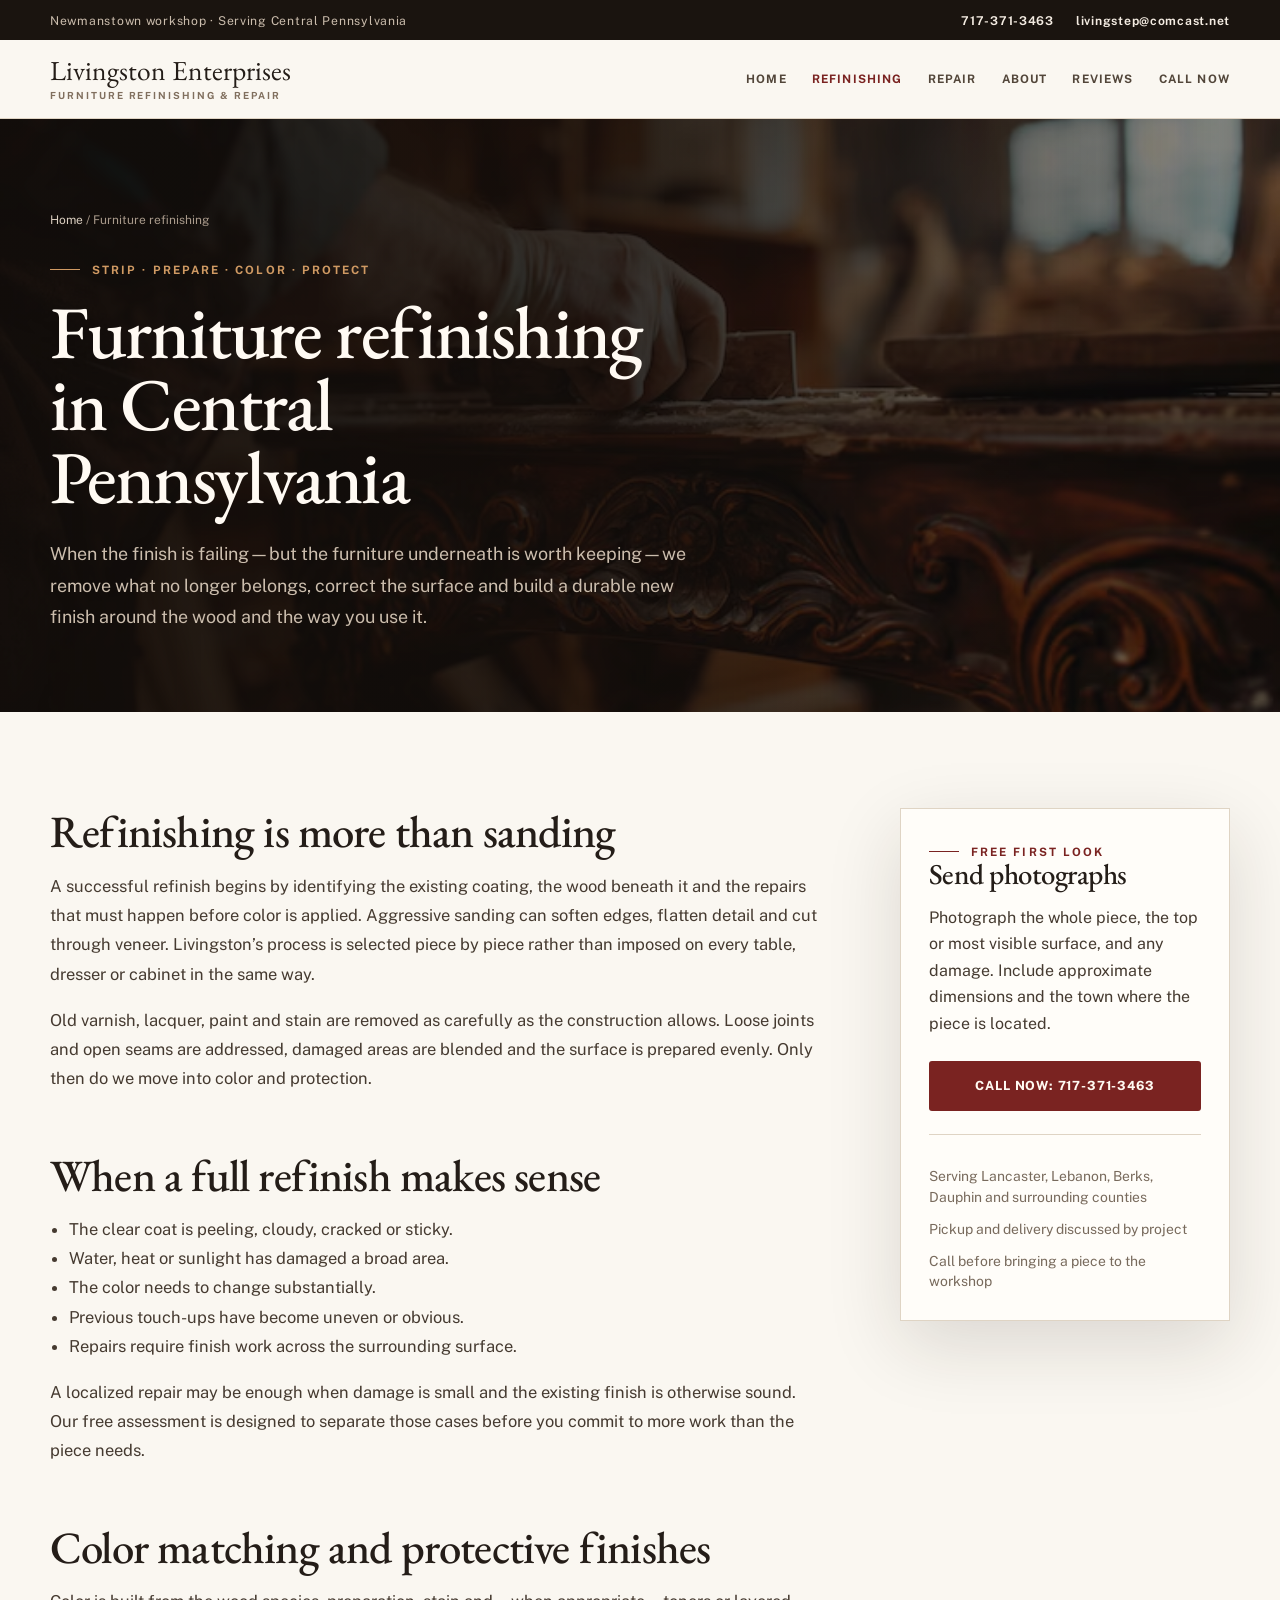
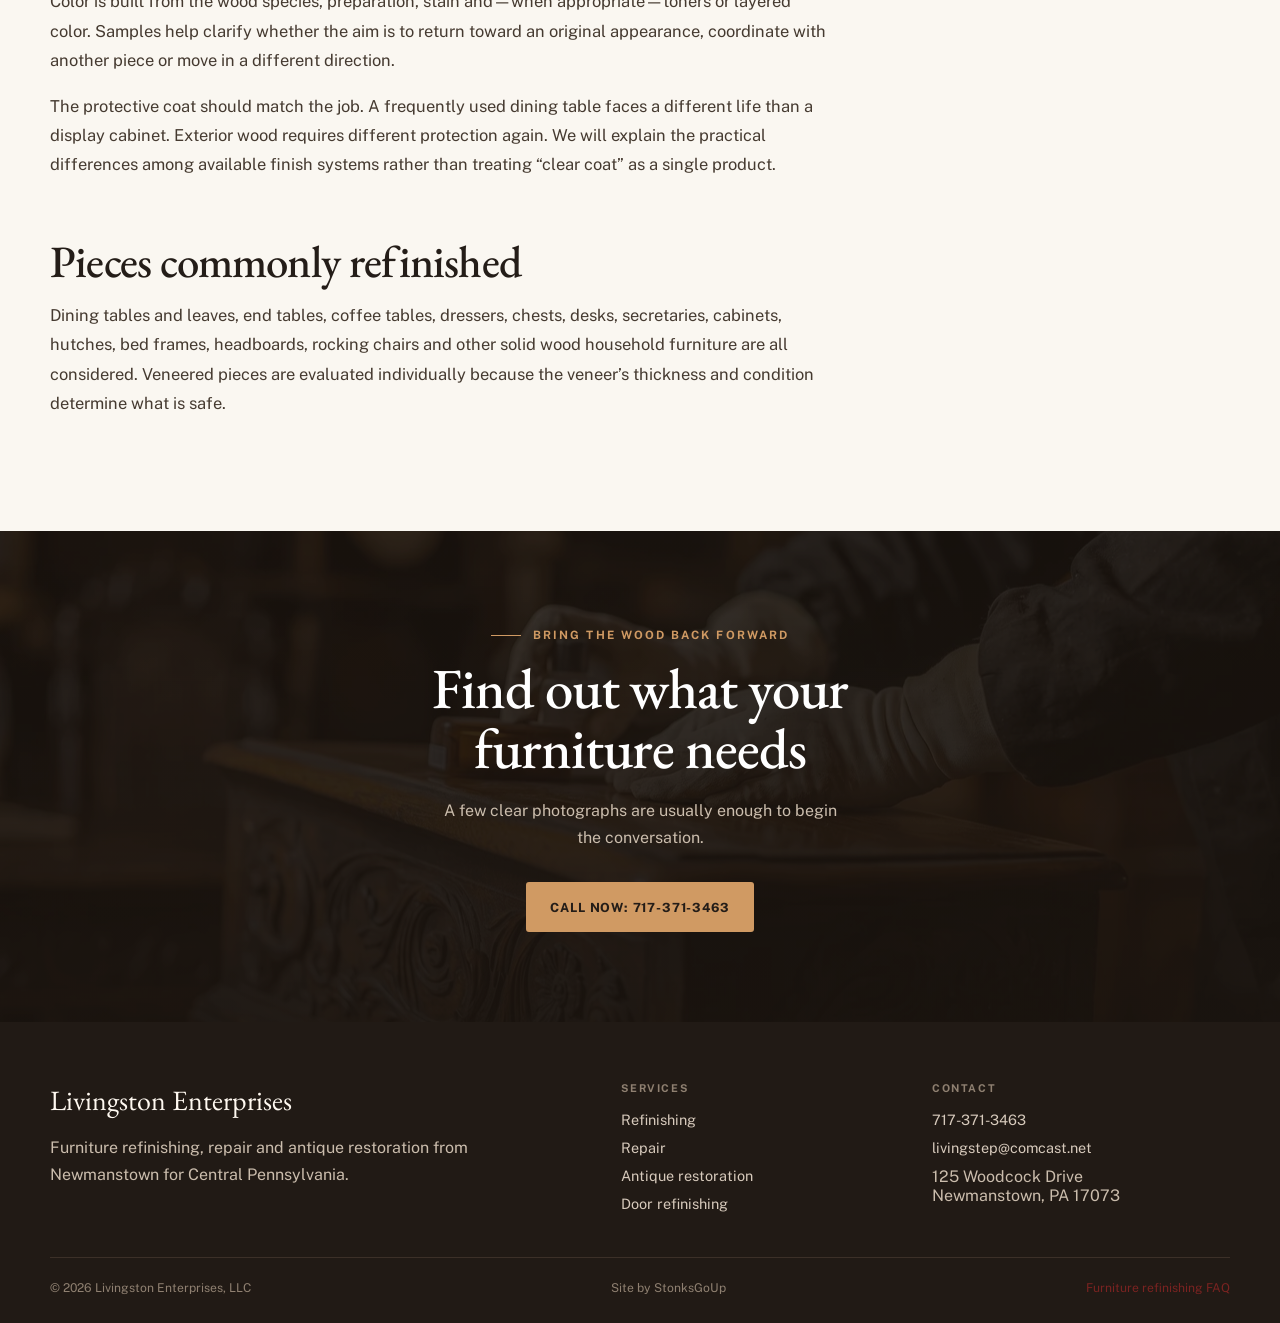
<file: furniture-refinishing/index.html>
<!doctype html><html lang="en-US"><head>
<meta charset="utf-8"><meta name="viewport" content="width=device-width,initial-scale=1">
<!-- Google Tag Manager -->
<script>(function(w,d,s,l,i){w[l]=w[l]||[];w[l].push({'gtm.start':
new Date().getTime(),event:'gtm.js'});var f=d.getElementsByTagName(s)[0],
j=d.createElement(s),dl=l!='dataLayer'?'&l='+l:'';j.async=true;j.src=
'https://www.googletagmanager.com/gtm.js?id='+i+dl;f.parentNode.insertBefore(j,f);
})(window,document,'script','dataLayer','GTM-PTJKP8KL');</script>
<!-- End Google Tag Manager -->

<title>Furniture Refinishing in Central PA | Livingston</title>
<meta name="description" content="Professional wood furniture stripping, color matching and refinishing from Livingston Enterprises in Newmanstown, serving Lancaster and Central PA.">
<link rel="canonical" href="https://livingstonrefinishing.com/furniture-refinishing/"><meta name="robots" content="index,follow,max-image-preview:large"><meta name="theme-color" content="#241d18">
<meta property="og:type" content="website"><meta property="og:title" content="Furniture Refinishing in Central Pennsylvania"><meta property="og:description" content="Strip failing finishes, repair the surface and protect the wood with a finish selected for the piece."><meta property="og:url" content="https://livingstonrefinishing.com/furniture-refinishing/"><meta property="og:image" content="https://livingstonrefinishing.com/assets/hero-craftsman.webp"><meta name="twitter:card" content="summary_large_image">
<link rel="icon" href="../assets/favicon.svg" type="image/svg+xml"><link rel="preconnect" href="https://fonts.googleapis.com"><link rel="preconnect" href="https://fonts.gstatic.com" crossorigin><link href="https://fonts.googleapis.com/css2?family=EB+Garamond:ital,wght@0,400;0,500;0,600;1,500&amp;family=Public+Sans:wght@400;500;600;700&amp;display=swap" rel="stylesheet"><link rel="stylesheet" href="../assets/site.css?v=20260830-1"><script src="../assets/site.js?v=20260820-3" defer></script>
<script type="application/ld+json">{"@context":"https://schema.org","@graph":[{"@type":"Service","@id":"https://livingstonrefinishing.com/furniture-refinishing/#service","name":"Furniture Refinishing","serviceType":"Furniture stripping and refinishing","url":"https://livingstonrefinishing.com/furniture-refinishing/","provider":{"@id":"https://livingstonrefinishing.com/#business"},"areaServed":"Central Pennsylvania","description":"Professional stripping, surface preparation, color matching, staining and protective finishing for wood furniture."},{"@type":"BreadcrumbList","itemListElement":[{"@type":"ListItem","position":1,"name":"Home","item":"https://livingstonrefinishing.com/"},{"@type":"ListItem","position":2,"name":"Furniture Refinishing","item":"https://livingstonrefinishing.com/furniture-refinishing/"}]}]}</script>
</head><body><!-- Google Tag Manager (noscript) -->
<noscript><iframe src="https://www.googletagmanager.com/ns.html?id=GTM-PTJKP8KL"
height="0" width="0" style="display:none;visibility:hidden"></iframe></noscript>
<!-- End Google Tag Manager (noscript) --><a class="skip-link" href="#main">Skip to main content</a>
<div class="topbar"><div class="container"><span>Newmanstown workshop · Serving Central Pennsylvania</span><div class="topbar-links"><a href="tel:+17173713463">717-371-3463</a><a href="mailto:livingstep@comcast.net">livingstep@comcast.net</a></div></div></div>
<header class="site-header"><div class="container header-inner"><a class="brand" href="../"><span class="brand-name">Livingston Enterprises</span><span class="brand-tag">Furniture Refinishing &amp; Repair</span></a><button class="menu-toggle" type="button" data-menu-toggle aria-expanded="false" aria-controls="primary-nav">Menu</button><nav class="nav" id="primary-nav" data-menu aria-label="Primary navigation"><a href="../">Home</a><a href="./" aria-current="page">Refinishing</a><a href="../furniture-repair/">Repair</a><a href="../about/">About</a><a href="../testimonials/">Reviews</a><a href="tel:+17173713463" data-call-popup>Call now</a></nav></div></header>
<main id="main"><section class="page-hero page-hero-refinishing"><div class="container"><div class="breadcrumbs"><a href="../">Home</a> / Furniture refinishing</div><span class="eyebrow light">Strip · prepare · color · protect</span><h1>Furniture refinishing in Central Pennsylvania</h1><p>When the finish is failing—but the furniture underneath is worth keeping—we remove what no longer belongs, correct the surface and build a durable new finish around the wood and the way you use it.</p></div></section>
<section class="section"><div class="container content-grid"><article class="prose">
<h2>Refinishing is more than sanding</h2><p>A successful refinish begins by identifying the existing coating, the wood beneath it and the repairs that must happen before color is applied. Aggressive sanding can soften edges, flatten detail and cut through veneer. Livingston’s process is selected piece by piece rather than imposed on every table, dresser or cabinet in the same way.</p>
<p>Old varnish, lacquer, paint and stain are removed as carefully as the construction allows. Loose joints and open seams are addressed, damaged areas are blended and the surface is prepared evenly. Only then do we move into color and protection.</p>
<h2>When a full refinish makes sense</h2><ul><li>The clear coat is peeling, cloudy, cracked or sticky.</li><li>Water, heat or sunlight has damaged a broad area.</li><li>The color needs to change substantially.</li><li>Previous touch-ups have become uneven or obvious.</li><li>Repairs require finish work across the surrounding surface.</li></ul>
<p>A localized repair may be enough when damage is small and the existing finish is otherwise sound. Our free assessment is designed to separate those cases before you commit to more work than the piece needs.</p>
<h2>Color matching and protective finishes</h2><p>Color is built from the wood species, preparation, stain and—when appropriate—toners or layered color. Samples help clarify whether the aim is to return toward an original appearance, coordinate with another piece or move in a different direction.</p><p>The protective coat should match the job. A frequently used dining table faces a different life than a display cabinet. Exterior wood requires different protection again. We will explain the practical differences among available finish systems rather than treating “clear coat” as a single product.</p>
<h2>Pieces commonly refinished</h2><p>Dining tables and leaves, end tables, coffee tables, dressers, chests, desks, secretaries, cabinets, hutches, bed frames, headboards, rocking chairs and other solid wood household furniture are all considered. Veneered pieces are evaluated individually because the veneer’s thickness and condition determine what is safe.</p>
</article><aside class="aside-card"><span class="eyebrow">Free first look</span><h2>Send photographs</h2><p>Photograph the whole piece, the top or most visible surface, and any damage. Include approximate dimensions and the town where the piece is located.</p><a class="button" href="tel:+17173713463" data-call-popup>Call now: 717-371-3463</a><ul class="aside-list"><li>Serving Lancaster, Lebanon, Berks, Dauphin and surrounding counties</li><li>Pickup and delivery discussed by project</li><li>Call before bringing a piece to the workshop</li></ul></aside></div></section>
<section class="cta"><div class="narrow"><span class="eyebrow light">Bring the wood back forward</span><h2>Find out what your furniture needs</h2><p>A few clear photographs are usually enough to begin the conversation.</p><div class="button-row"><a class="button button-light" href="tel:+17173713463" data-call-popup>Call now: 717-371-3463</a></div></div></section></main>
<footer class="site-footer"><div class="container"><div class="footer-grid"><div><div class="footer-brand">Livingston Enterprises</div><p class="footer-copy">Furniture refinishing, repair and antique restoration from Newmanstown for Central Pennsylvania.</p></div><div><div class="footer-title">Services</div><div class="footer-links"><a href="./">Refinishing</a><a href="../furniture-repair/">Repair</a><a href="../antique-restoration/">Antique restoration</a><a href="../door-refinishing/">Door refinishing</a></div></div><div><div class="footer-title">Contact</div><div class="footer-links"><a href="tel:+17173713463">717-371-3463</a><a href="mailto:livingstep@comcast.net">livingstep@comcast.net</a><span>125 Woodcock Drive<br>Newmanstown, PA 17073</span></div></div></div><div class="footer-bottom"><span>© <span data-year>2026</span> Livingston Enterprises, LLC</span><span class="footer-credit">Site by <a href="https://stonksgoup.io">StonksGoUp</a></span><a href="../faq/">Furniture refinishing FAQ</a></div></div></footer>
</body></html>
</file>
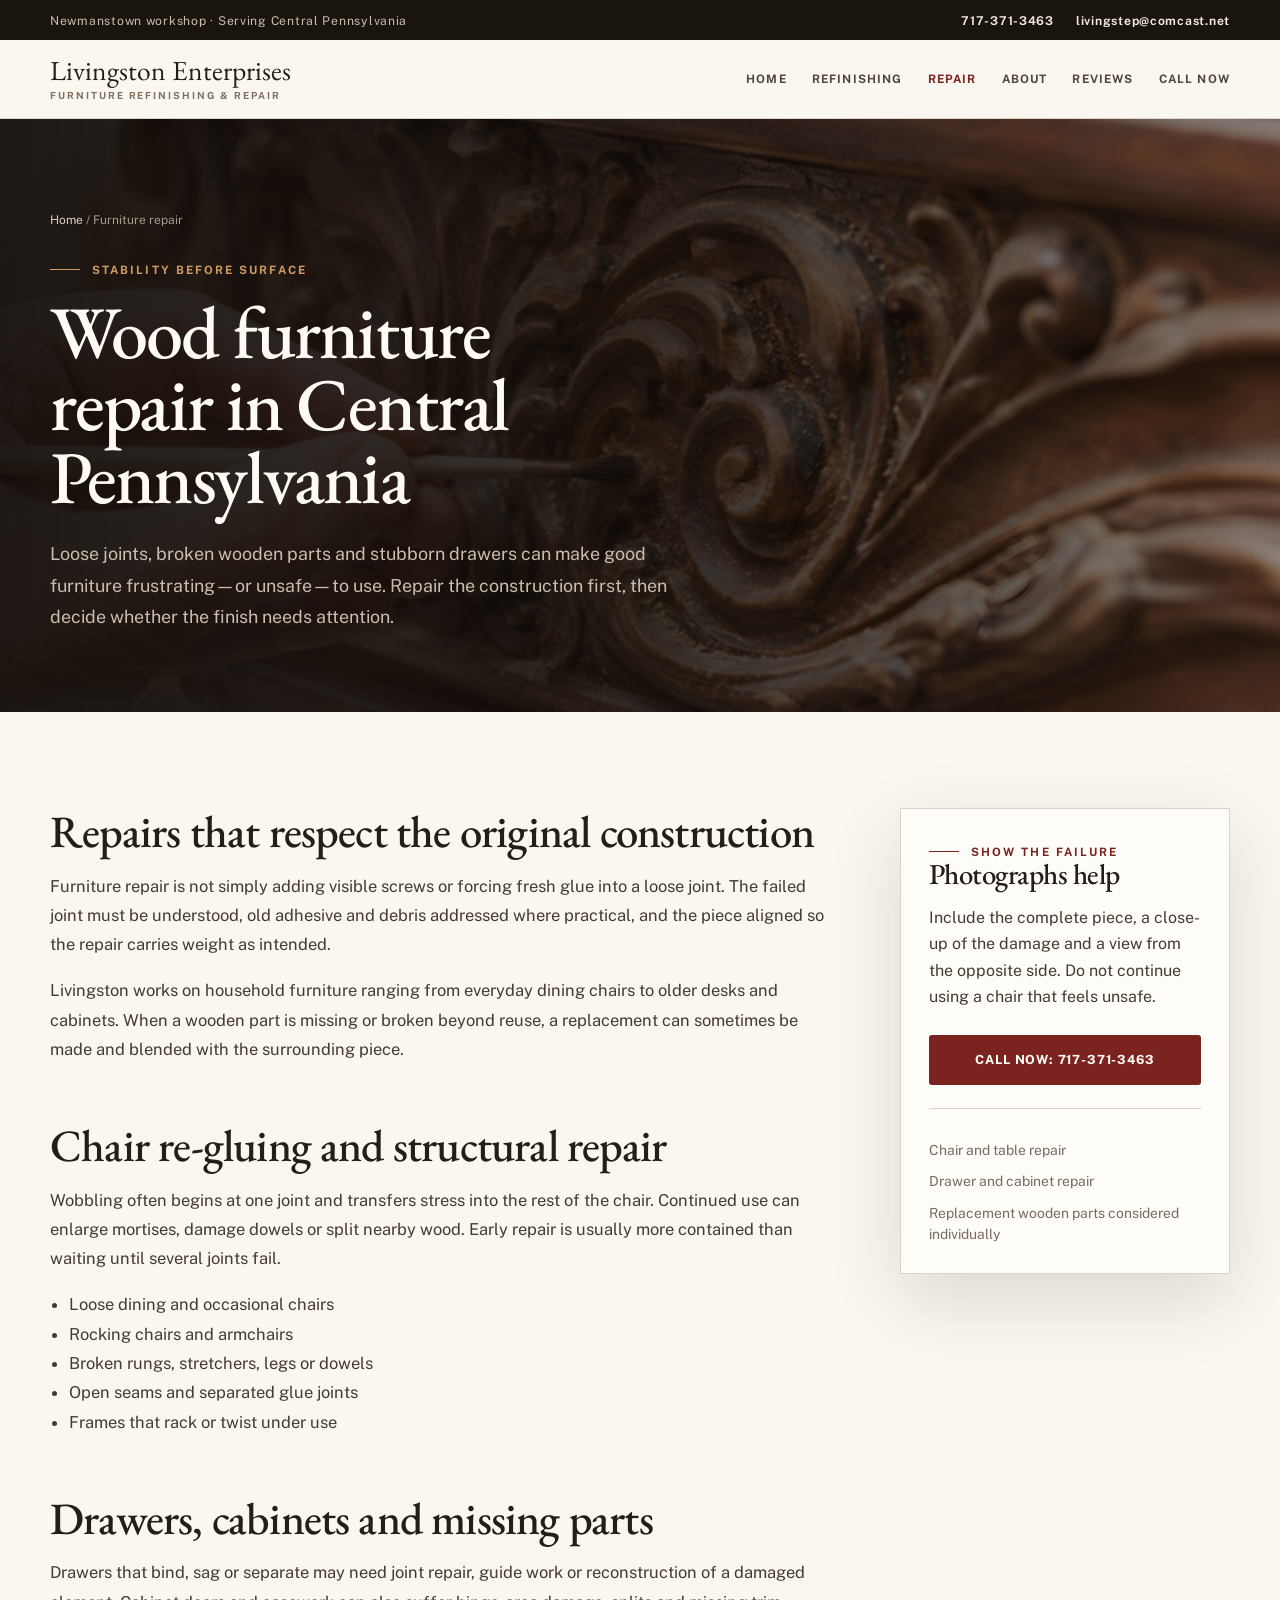
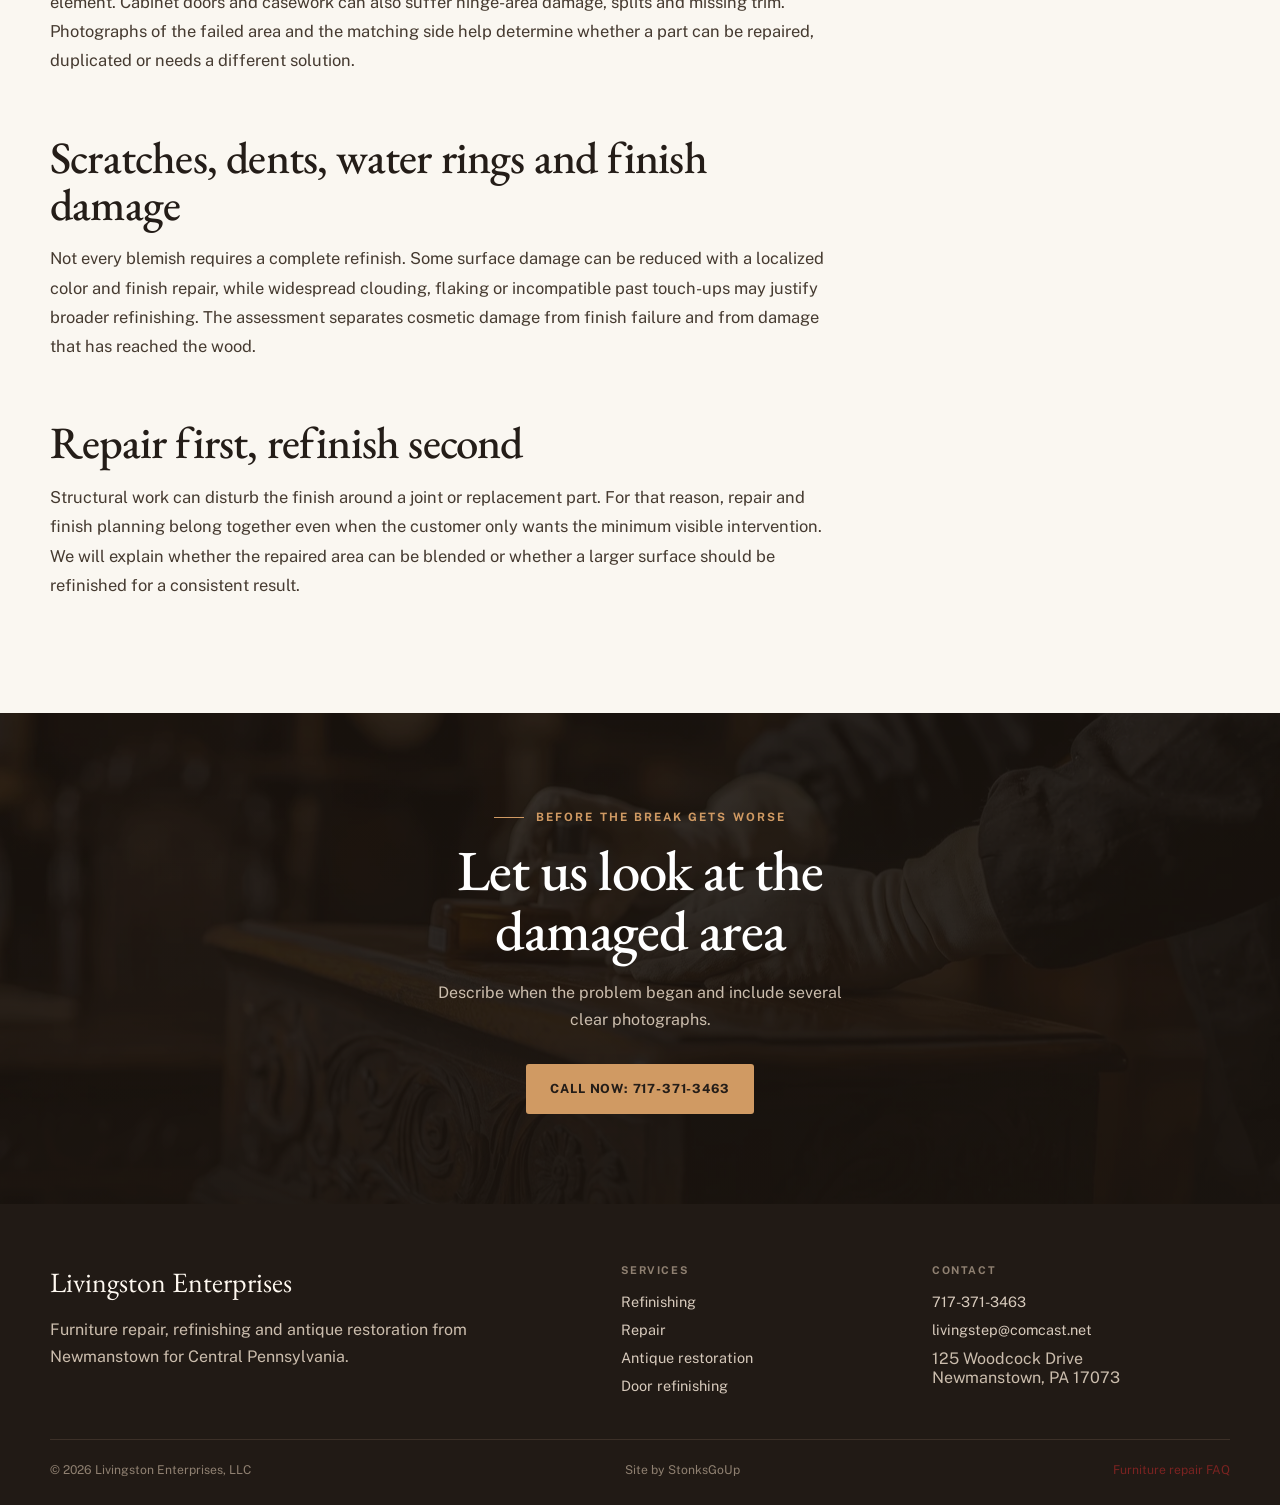
<file: furniture-repair/index.html>
<!doctype html><html lang="en-US"><head>
<meta charset="utf-8"><meta name="viewport" content="width=device-width,initial-scale=1">
<!-- Google Tag Manager -->
<script>(function(w,d,s,l,i){w[l]=w[l]||[];w[l].push({'gtm.start':
new Date().getTime(),event:'gtm.js'});var f=d.getElementsByTagName(s)[0],
j=d.createElement(s),dl=l!='dataLayer'?'&l='+l:'';j.async=true;j.src=
'https://www.googletagmanager.com/gtm.js?id='+i+dl;f.parentNode.insertBefore(j,f);
})(window,document,'script','dataLayer','GTM-PTJKP8KL');</script>
<!-- End Google Tag Manager -->
<title>Furniture Repair in Central PA | Livingston Enterprises</title><meta name="description" content="Repair loose chairs, broken drawers, damaged wood and missing furniture parts in Central PA. Free project assessment from Livingston Enterprises."><link rel="canonical" href="https://livingstonrefinishing.com/furniture-repair/"><meta name="robots" content="index,follow,max-image-preview:large"><meta name="theme-color" content="#241d18">
<meta property="og:type" content="website"><meta property="og:title" content="Wood Furniture Repair in Central Pennsylvania"><meta property="og:description" content="Structural and surface repair for chairs, tables, drawers, cabinets and heirloom furniture."><meta property="og:url" content="https://livingstonrefinishing.com/furniture-repair/"><meta property="og:image" content="https://livingstonrefinishing.com/assets/hero-craftsman.webp"><meta name="twitter:card" content="summary_large_image">
<link rel="icon" href="../assets/favicon.svg" type="image/svg+xml"><link rel="preconnect" href="https://fonts.googleapis.com"><link rel="preconnect" href="https://fonts.gstatic.com" crossorigin><link href="https://fonts.googleapis.com/css2?family=EB+Garamond:ital,wght@0,400;0,500;0,600;1,500&amp;family=Public+Sans:wght@400;500;600;700&amp;display=swap" rel="stylesheet"><link rel="stylesheet" href="../assets/site.css?v=20260830-1"><script src="../assets/site.js?v=20260820-3" defer></script>
<script type="application/ld+json">{"@context":"https://schema.org","@graph":[{"@type":"Service","name":"Furniture Repair","serviceType":"Wood furniture repair and structural restoration","url":"https://livingstonrefinishing.com/furniture-repair/","provider":{"@id":"https://livingstonrefinishing.com/#business"},"areaServed":"Central Pennsylvania","description":"Chair re-gluing, drawer repair, replacement wooden parts, scratch repair and structural furniture stabilization."},{"@type":"BreadcrumbList","itemListElement":[{"@type":"ListItem","position":1,"name":"Home","item":"https://livingstonrefinishing.com/"},{"@type":"ListItem","position":2,"name":"Furniture Repair","item":"https://livingstonrefinishing.com/furniture-repair/"}]}]}</script>
</head><body><!-- Google Tag Manager (noscript) -->
<noscript><iframe src="https://www.googletagmanager.com/ns.html?id=GTM-PTJKP8KL"
height="0" width="0" style="display:none;visibility:hidden"></iframe></noscript>
<!-- End Google Tag Manager (noscript) --><a class="skip-link" href="#main">Skip to main content</a><div class="topbar"><div class="container"><span>Newmanstown workshop · Serving Central Pennsylvania</span><div class="topbar-links"><a href="tel:+17173713463">717-371-3463</a><a href="mailto:livingstep@comcast.net">livingstep@comcast.net</a></div></div></div>
<header class="site-header"><div class="container header-inner"><a class="brand" href="../"><span class="brand-name">Livingston Enterprises</span><span class="brand-tag">Furniture Refinishing &amp; Repair</span></a><button class="menu-toggle" type="button" data-menu-toggle aria-expanded="false" aria-controls="primary-nav">Menu</button><nav class="nav" id="primary-nav" data-menu aria-label="Primary navigation"><a href="../">Home</a><a href="../furniture-refinishing/">Refinishing</a><a href="./" aria-current="page">Repair</a><a href="../about/">About</a><a href="../testimonials/">Reviews</a><a href="tel:+17173713463" data-call-popup>Call now</a></nav></div></header>
<main id="main"><section class="page-hero page-hero-repair"><div class="container"><div class="breadcrumbs"><a href="../">Home</a> / Furniture repair</div><span class="eyebrow light">Stability before surface</span><h1>Wood furniture repair in Central Pennsylvania</h1><p>Loose joints, broken wooden parts and stubborn drawers can make good furniture frustrating—or unsafe—to use. Repair the construction first, then decide whether the finish needs attention.</p></div></section>
<section class="section"><div class="container content-grid"><article class="prose">
<h2>Repairs that respect the original construction</h2><p>Furniture repair is not simply adding visible screws or forcing fresh glue into a loose joint. The failed joint must be understood, old adhesive and debris addressed where practical, and the piece aligned so the repair carries weight as intended.</p><p>Livingston works on household furniture ranging from everyday dining chairs to older desks and cabinets. When a wooden part is missing or broken beyond reuse, a replacement can sometimes be made and blended with the surrounding piece.</p>
<h2>Chair re-gluing and structural repair</h2><p>Wobbling often begins at one joint and transfers stress into the rest of the chair. Continued use can enlarge mortises, damage dowels or split nearby wood. Early repair is usually more contained than waiting until several joints fail.</p><ul><li>Loose dining and occasional chairs</li><li>Rocking chairs and armchairs</li><li>Broken rungs, stretchers, legs or dowels</li><li>Open seams and separated glue joints</li><li>Frames that rack or twist under use</li></ul>
<h2>Drawers, cabinets and missing parts</h2><p>Drawers that bind, sag or separate may need joint repair, guide work or reconstruction of a damaged element. Cabinet doors and casework can also suffer hinge-area damage, splits and missing trim. Photographs of the failed area and the matching side help determine whether a part can be repaired, duplicated or needs a different solution.</p>
<h2>Scratches, dents, water rings and finish damage</h2><p>Not every blemish requires a complete refinish. Some surface damage can be reduced with a localized color and finish repair, while widespread clouding, flaking or incompatible past touch-ups may justify broader refinishing. The assessment separates cosmetic damage from finish failure and from damage that has reached the wood.</p>
<h2>Repair first, refinish second</h2><p>Structural work can disturb the finish around a joint or replacement part. For that reason, repair and finish planning belong together even when the customer only wants the minimum visible intervention. We will explain whether the repaired area can be blended or whether a larger surface should be refinished for a consistent result.</p>
</article><aside class="aside-card"><span class="eyebrow">Show the failure</span><h2>Photographs help</h2><p>Include the complete piece, a close-up of the damage and a view from the opposite side. Do not continue using a chair that feels unsafe.</p><a class="button" href="tel:+17173713463" data-call-popup>Call now: 717-371-3463</a><ul class="aside-list"><li>Chair and table repair</li><li>Drawer and cabinet repair</li><li>Replacement wooden parts considered individually</li></ul></aside></div></section>
<section class="cta"><div class="narrow"><span class="eyebrow light">Before the break gets worse</span><h2>Let us look at the damaged area</h2><p>Describe when the problem began and include several clear photographs.</p><div class="button-row"><a class="button button-light" href="tel:+17173713463" data-call-popup>Call now: 717-371-3463</a></div></div></section></main>
<footer class="site-footer"><div class="container"><div class="footer-grid"><div><div class="footer-brand">Livingston Enterprises</div><p class="footer-copy">Furniture repair, refinishing and antique restoration from Newmanstown for Central Pennsylvania.</p></div><div><div class="footer-title">Services</div><div class="footer-links"><a href="../furniture-refinishing/">Refinishing</a><a href="./">Repair</a><a href="../antique-restoration/">Antique restoration</a><a href="../door-refinishing/">Door refinishing</a></div></div><div><div class="footer-title">Contact</div><div class="footer-links"><a href="tel:+17173713463">717-371-3463</a><a href="mailto:livingstep@comcast.net">livingstep@comcast.net</a><span>125 Woodcock Drive<br>Newmanstown, PA 17073</span></div></div></div><div class="footer-bottom"><span>© <span data-year>2026</span> Livingston Enterprises, LLC</span><span class="footer-credit">Site by <a href="https://stonksgoup.io">StonksGoUp</a></span><a href="../faq/">Furniture repair FAQ</a></div></div></footer>
</body></html>
</file>
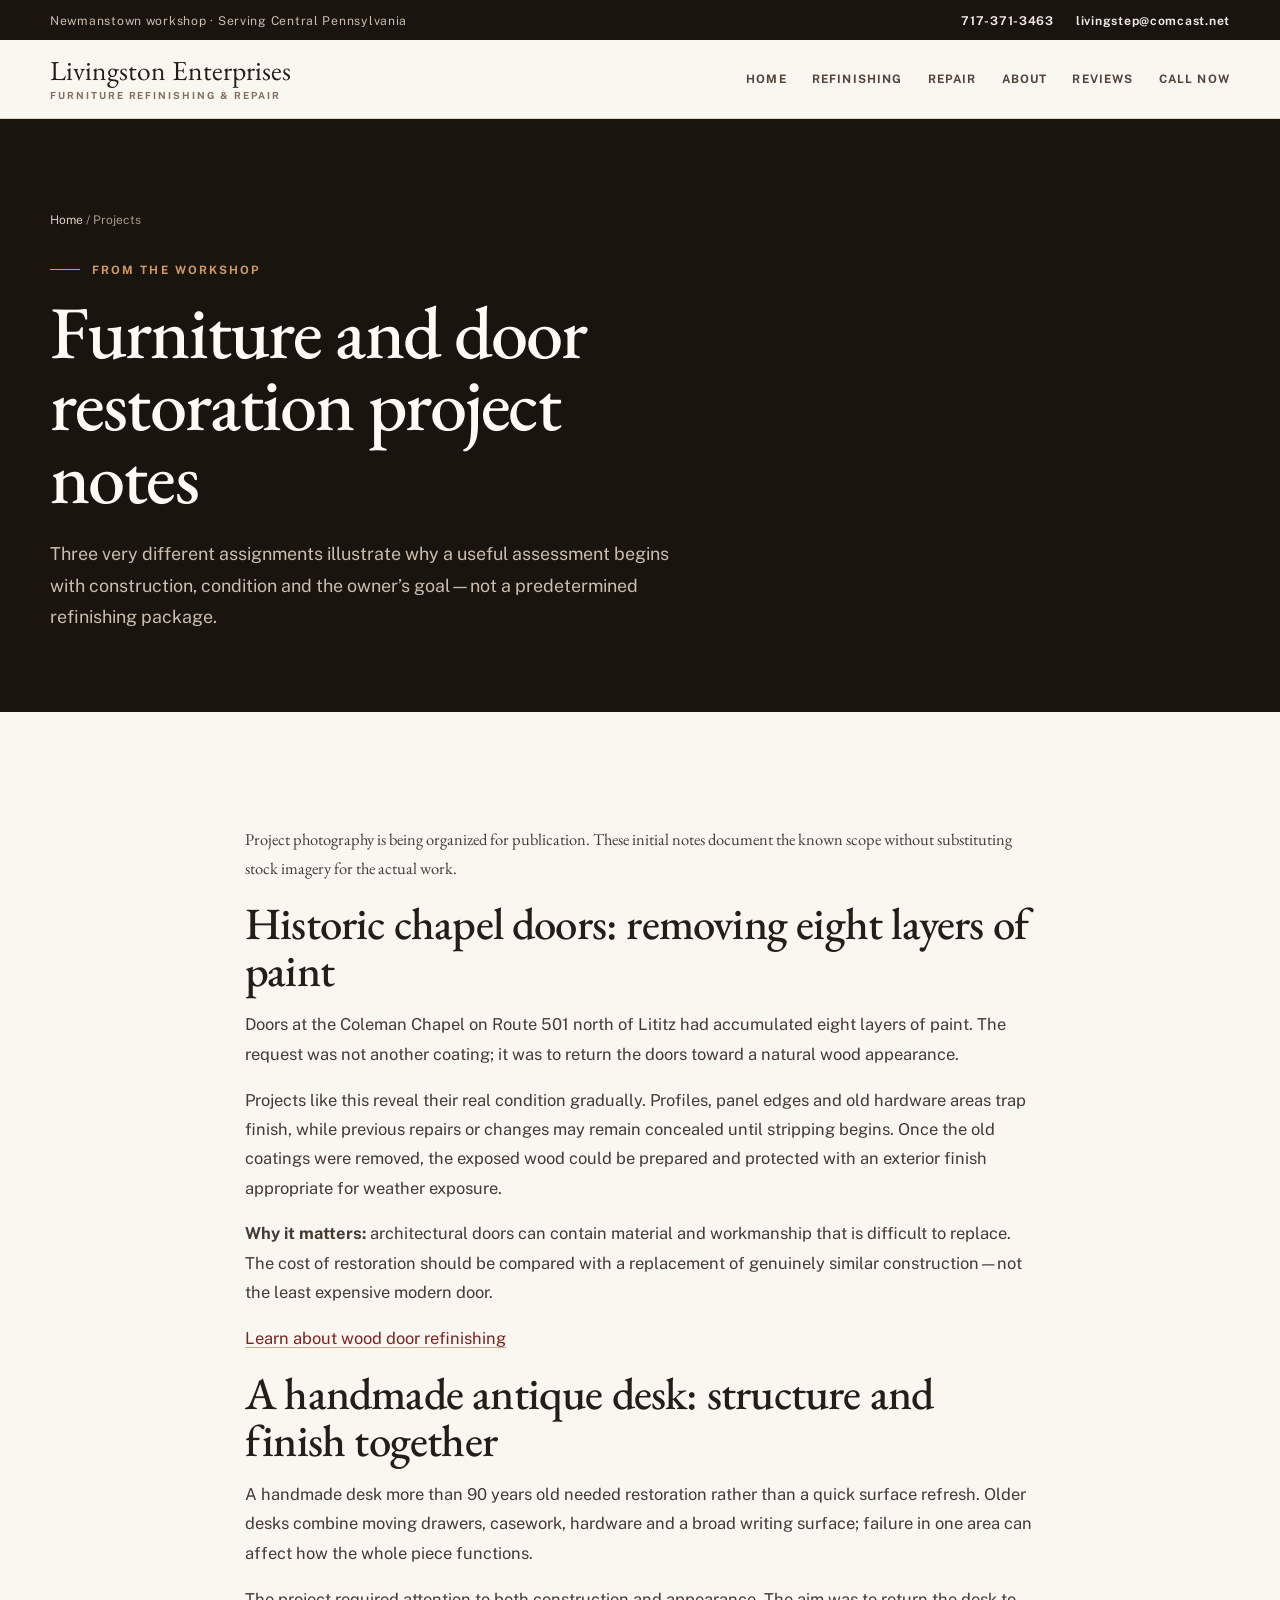
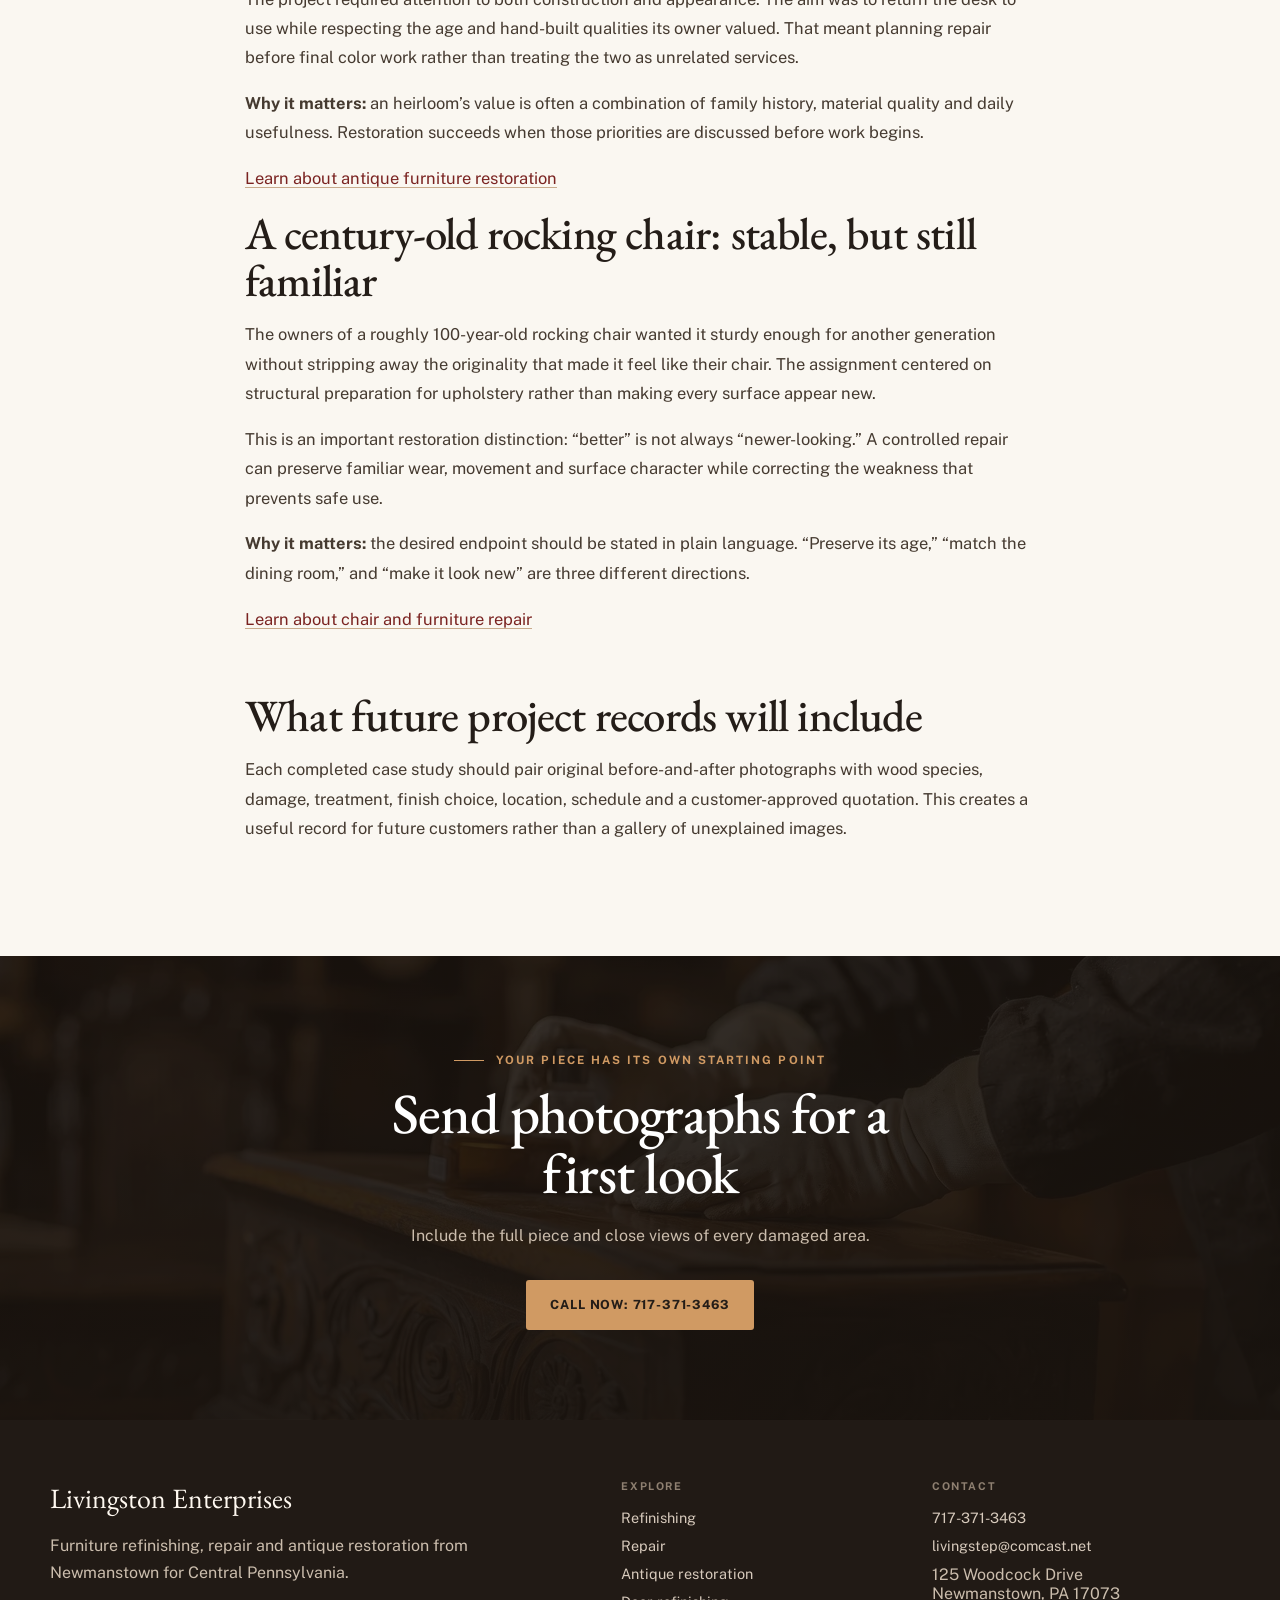
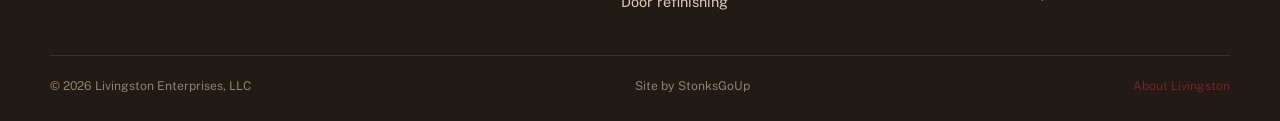
<file: projects/index.html>
<!doctype html><html lang="en-US"><head>
<meta charset="utf-8"><meta name="viewport" content="width=device-width,initial-scale=1">
<!-- Google Tag Manager -->
<script>(function(w,d,s,l,i){w[l]=w[l]||[];w[l].push({'gtm.start':
new Date().getTime(),event:'gtm.js'});var f=d.getElementsByTagName(s)[0],
j=d.createElement(s),dl=l!='dataLayer'?'&l='+l:'';j.async=true;j.src=
'https://www.googletagmanager.com/gtm.js?id='+i+dl;f.parentNode.insertBefore(j,f);
})(window,document,'script','dataLayer','GTM-PTJKP8KL');</script>
<!-- End Google Tag Manager -->
<title>Furniture Restoration Projects | Livingston Enterprises</title><meta name="description" content="Read furniture, antique and wood door restoration project notes from Livingston Enterprises, serving Lancaster and Central Pennsylvania."><link rel="canonical" href="https://livingstonrefinishing.com/projects/"><meta name="robots" content="index,follow,max-image-preview:large"><meta name="theme-color" content="#241d18">
<meta property="og:type" content="website"><meta property="og:title" content="Furniture Restoration Project Notes"><meta property="og:description" content="Real repair and refinishing challenges approached one piece at a time."><meta property="og:url" content="https://livingstonrefinishing.com/projects/"><meta property="og:image" content="https://livingstonrefinishing.com/assets/hero-craftsman.webp"><meta name="twitter:card" content="summary_large_image">
<link rel="icon" href="../assets/favicon.svg" type="image/svg+xml"><link rel="preconnect" href="https://fonts.googleapis.com"><link rel="preconnect" href="https://fonts.gstatic.com" crossorigin><link href="https://fonts.googleapis.com/css2?family=EB+Garamond:ital,wght@0,400;0,500;0,600;1,500&amp;family=Public+Sans:wght@400;500;600;700&amp;display=swap" rel="stylesheet"><link rel="stylesheet" href="../assets/site.css?v=20260820-5"><script src="../assets/site.js?v=20260820-3" defer></script>
<script type="application/ld+json">{"@context":"https://schema.org","@graph":[{"@type":"CollectionPage","name":"Furniture Restoration Project Notes","url":"https://livingstonrefinishing.com/projects/","description":"Furniture, antique and door restoration project notes from Livingston Enterprises.","publisher":{"@id":"https://livingstonrefinishing.com/#business"}},{"@type":"BreadcrumbList","itemListElement":[{"@type":"ListItem","position":1,"name":"Home","item":"https://livingstonrefinishing.com/"},{"@type":"ListItem","position":2,"name":"Projects","item":"https://livingstonrefinishing.com/projects/"}]}]}</script>
</head><body><!-- Google Tag Manager (noscript) -->
<noscript><iframe src="https://www.googletagmanager.com/ns.html?id=GTM-PTJKP8KL"
height="0" width="0" style="display:none;visibility:hidden"></iframe></noscript>
<!-- End Google Tag Manager (noscript) --><a class="skip-link" href="#main">Skip to main content</a><div class="topbar"><div class="container"><span>Newmanstown workshop · Serving Central Pennsylvania</span><div class="topbar-links"><a href="tel:+17173713463">717-371-3463</a><a href="mailto:livingstep@comcast.net">livingstep@comcast.net</a></div></div></div>
<header class="site-header"><div class="container header-inner"><a class="brand" href="../"><span class="brand-name">Livingston Enterprises</span><span class="brand-tag">Furniture Refinishing &amp; Repair</span></a><button class="menu-toggle" type="button" data-menu-toggle aria-expanded="false" aria-controls="primary-nav">Menu</button><nav class="nav" id="primary-nav" data-menu aria-label="Primary navigation"><a href="../">Home</a><a href="../furniture-refinishing/">Refinishing</a><a href="../furniture-repair/">Repair</a><a href="../about/">About</a><a href="../testimonials/">Reviews</a><a href="tel:+17173713463" data-call-popup>Call now</a></nav></div></header>
<main id="main"><section class="page-hero"><div class="container"><div class="breadcrumbs"><a href="../">Home</a> / Projects</div><span class="eyebrow light">From the workshop</span><h1>Furniture and door restoration project notes</h1><p>Three very different assignments illustrate why a useful assessment begins with construction, condition and the owner’s goal—not a predetermined refinishing package.</p></div></section>
<section class="section"><div class="narrow prose">
<p class="lead">Project photography is being organized for publication. These initial notes document the known scope without substituting stock imagery for the actual work.</p>
<article id="chapel-doors"><h2>Historic chapel doors: removing eight layers of paint</h2><p>Doors at the Coleman Chapel on Route 501 north of Lititz had accumulated eight layers of paint. The request was not another coating; it was to return the doors toward a natural wood appearance.</p><p>Projects like this reveal their real condition gradually. Profiles, panel edges and old hardware areas trap finish, while previous repairs or changes may remain concealed until stripping begins. Once the old coatings were removed, the exposed wood could be prepared and protected with an exterior finish appropriate for weather exposure.</p><p><strong>Why it matters:</strong> architectural doors can contain material and workmanship that is difficult to replace. The cost of restoration should be compared with a replacement of genuinely similar construction—not the least expensive modern door.</p><p><a href="../door-refinishing/">Learn about wood door refinishing</a></p></article>
<article id="antique-desk"><h2>A handmade antique desk: structure and finish together</h2><p>A handmade desk more than 90 years old needed restoration rather than a quick surface refresh. Older desks combine moving drawers, casework, hardware and a broad writing surface; failure in one area can affect how the whole piece functions.</p><p>The project required attention to both construction and appearance. The aim was to return the desk to use while respecting the age and hand-built qualities its owner valued. That meant planning repair before final color work rather than treating the two as unrelated services.</p><p><strong>Why it matters:</strong> an heirloom’s value is often a combination of family history, material quality and daily usefulness. Restoration succeeds when those priorities are discussed before work begins.</p><p><a href="../antique-restoration/">Learn about antique furniture restoration</a></p></article>
<article id="rocking-chair"><h2>A century-old rocking chair: stable, but still familiar</h2><p>The owners of a roughly 100-year-old rocking chair wanted it sturdy enough for another generation without stripping away the originality that made it feel like their chair. The assignment centered on structural preparation for upholstery rather than making every surface appear new.</p><p>This is an important restoration distinction: “better” is not always “newer-looking.” A controlled repair can preserve familiar wear, movement and surface character while correcting the weakness that prevents safe use.</p><p><strong>Why it matters:</strong> the desired endpoint should be stated in plain language. “Preserve its age,” “match the dining room,” and “make it look new” are three different directions.</p><p><a href="../furniture-repair/">Learn about chair and furniture repair</a></p></article>
<h2>What future project records will include</h2><p>Each completed case study should pair original before-and-after photographs with wood species, damage, treatment, finish choice, location, schedule and a customer-approved quotation. This creates a useful record for future customers rather than a gallery of unexplained images.</p>
</div></section><section class="cta"><div class="narrow"><span class="eyebrow light">Your piece has its own starting point</span><h2>Send photographs for a first look</h2><p>Include the full piece and close views of every damaged area.</p><div class="button-row"><a class="button button-light" href="tel:+17173713463" data-call-popup>Call now: 717-371-3463</a></div></div></section></main>
<footer class="site-footer"><div class="container"><div class="footer-grid"><div><div class="footer-brand">Livingston Enterprises</div><p class="footer-copy">Furniture refinishing, repair and antique restoration from Newmanstown for Central Pennsylvania.</p></div><div><div class="footer-title">Explore</div><div class="footer-links"><a href="../furniture-refinishing/">Refinishing</a><a href="../furniture-repair/">Repair</a><a href="../antique-restoration/">Antique restoration</a><a href="../door-refinishing/">Door refinishing</a></div></div><div><div class="footer-title">Contact</div><div class="footer-links"><a href="tel:+17173713463">717-371-3463</a><a href="mailto:livingstep@comcast.net">livingstep@comcast.net</a><span>125 Woodcock Drive<br>Newmanstown, PA 17073</span></div></div></div><div class="footer-bottom"><span>© <span data-year>2026</span> Livingston Enterprises, LLC</span><span class="footer-credit">Site by <a href="https://stonksgoup.io">StonksGoUp</a></span><a href="../about/">About Livingston</a></div></div></footer>
</body></html>
</file>
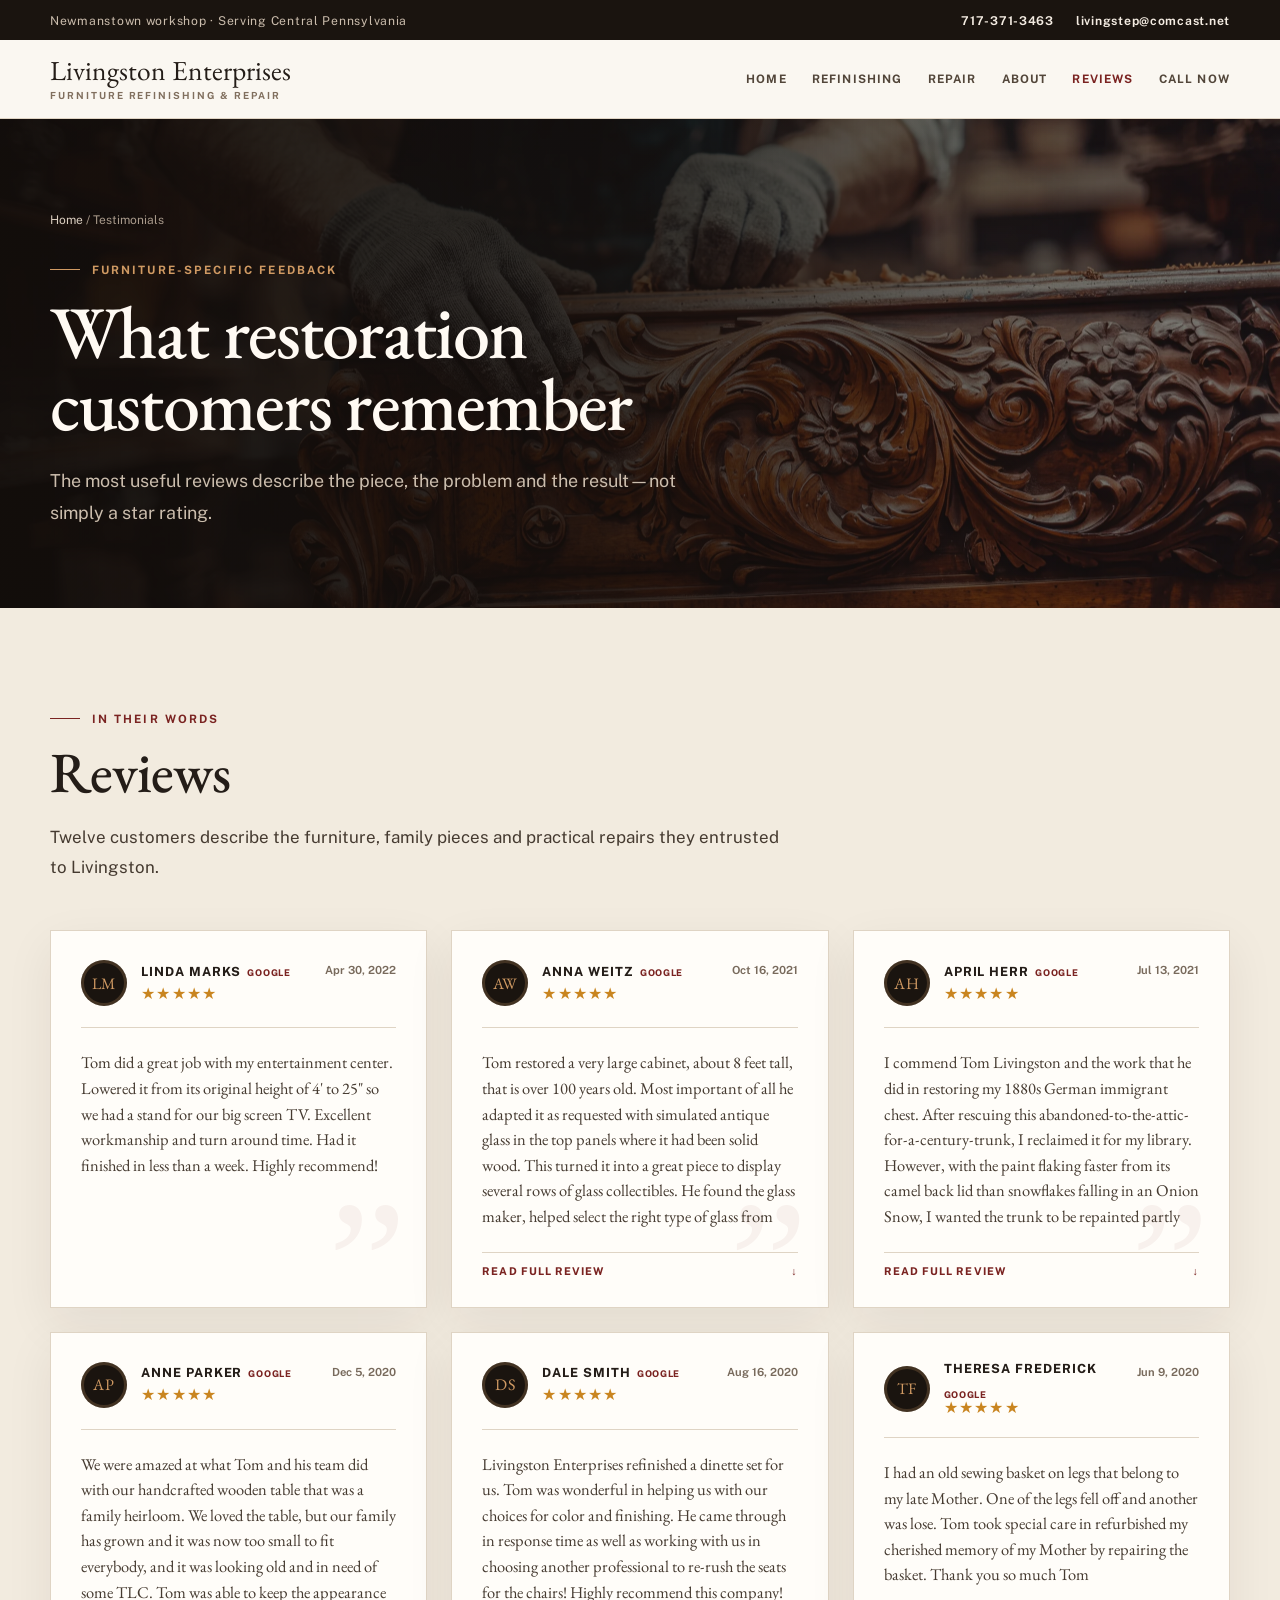
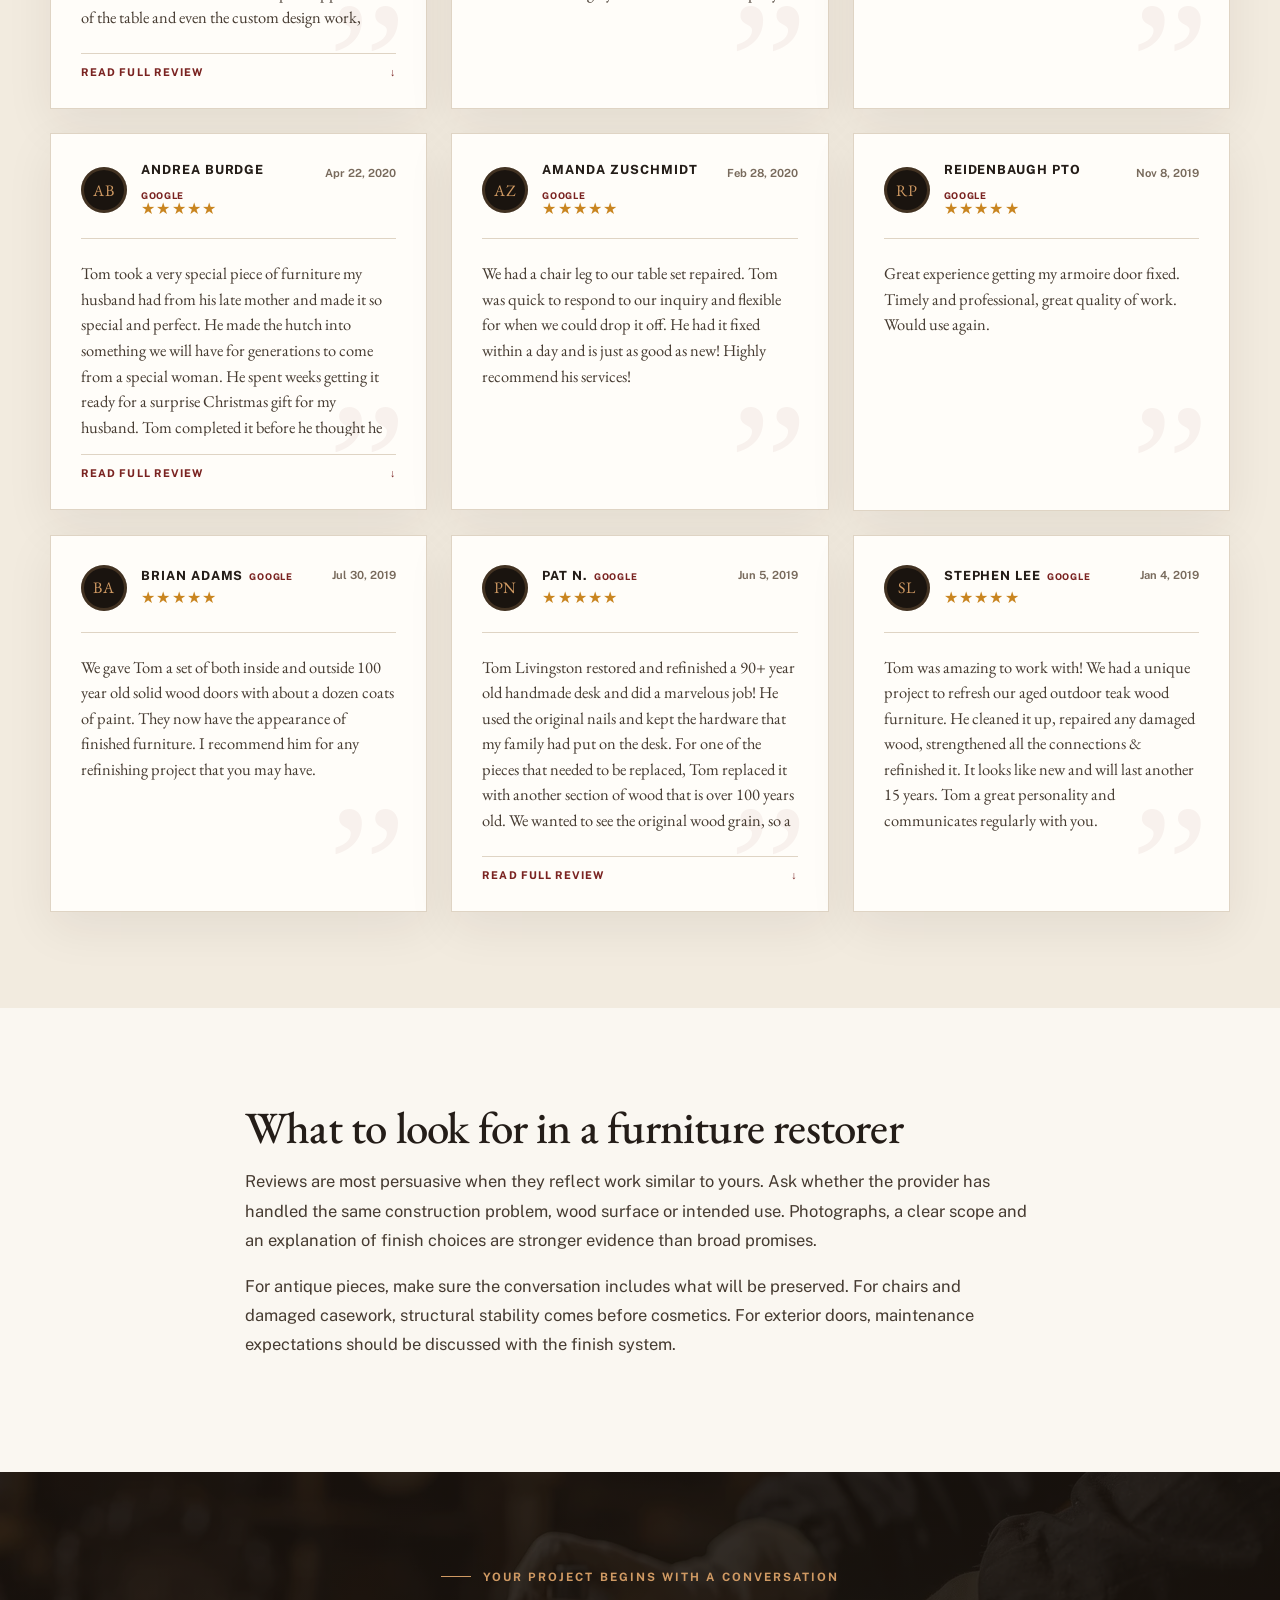
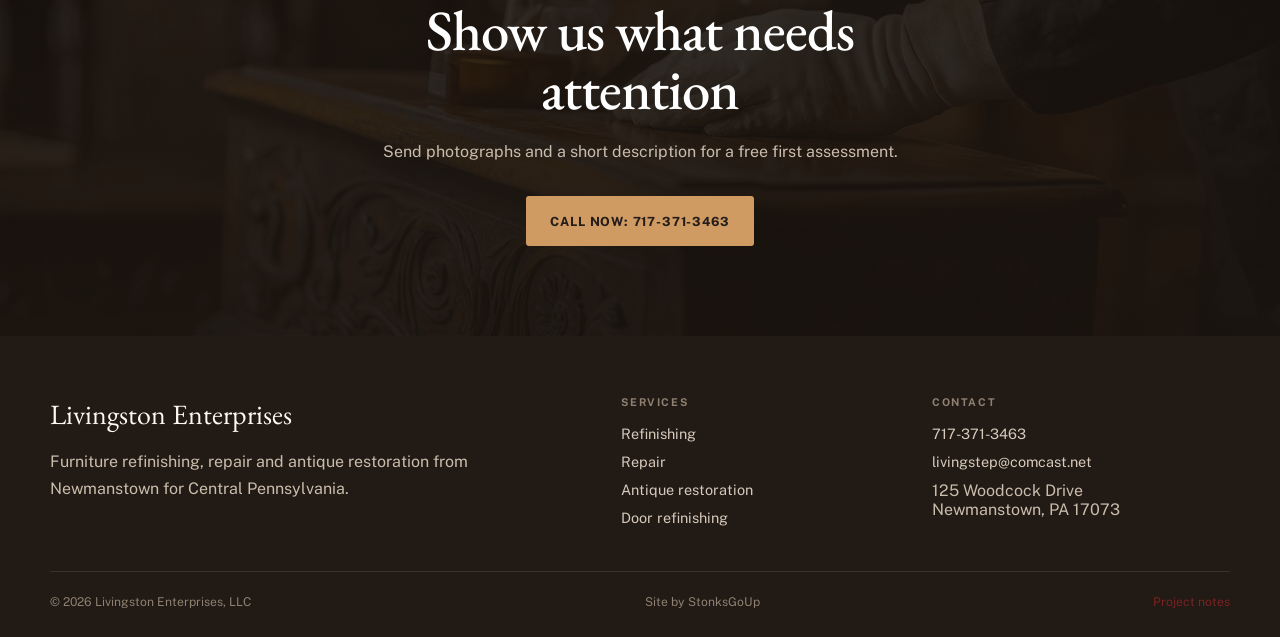
<file: testimonials/index.html>
<!doctype html><html lang="en-US"><head>
<meta charset="utf-8"><meta name="viewport" content="width=device-width,initial-scale=1">
<!-- Google Tag Manager -->
<script>(function(w,d,s,l,i){w[l]=w[l]||[];w[l].push({'gtm.start':
new Date().getTime(),event:'gtm.js'});var f=d.getElementsByTagName(s)[0],
j=d.createElement(s),dl=l!='dataLayer'?'&l='+l:'';j.async=true;j.src=
'https://www.googletagmanager.com/gtm.js?id='+i+dl;f.parentNode.insertBefore(j,f);
})(window,document,'script','dataLayer','GTM-PTJKP8KL');</script>
<!-- End Google Tag Manager -->
<title>Furniture Restoration Testimonials | Livingston</title><meta name="description" content="Read customer comments about antique desk, historic door and furniture repair work completed by Livingston Enterprises in Central Pennsylvania."><link rel="canonical" href="https://livingstonrefinishing.com/testimonials/"><meta name="robots" content="index,follow,max-image-preview:large"><meta name="theme-color" content="#241d18"><meta property="og:type" content="website"><meta property="og:title" content="Livingston Furniture Restoration Testimonials"><meta property="og:description" content="Comments from customers who trusted Livingston with old woodwork and meaningful furniture."><meta property="og:url" content="https://livingstonrefinishing.com/testimonials/"><meta property="og:image" content="https://livingstonrefinishing.com/assets/hero-craftsman.webp"><meta name="twitter:card" content="summary_large_image">
<link rel="icon" href="../assets/favicon.svg" type="image/svg+xml"><link rel="preconnect" href="https://fonts.googleapis.com"><link rel="preconnect" href="https://fonts.gstatic.com" crossorigin><link href="https://fonts.googleapis.com/css2?family=EB+Garamond:ital,wght@0,400;0,500;0,600;1,500&amp;family=Public+Sans:wght@400;500;600;700&amp;display=swap" rel="stylesheet"><link rel="stylesheet" href="../assets/site.css?v=20260830-1"><script src="../assets/site.js?v=20260823-3" defer></script><script type="application/ld+json">{"@context":"https://schema.org","@graph":[{"@type":"WebPage","name":"Furniture Restoration Testimonials","url":"https://livingstonrefinishing.com/testimonials/","about":{"@id":"https://livingstonrefinishing.com/#business"}},{"@type":"BreadcrumbList","itemListElement":[{"@type":"ListItem","position":1,"name":"Home","item":"https://livingstonrefinishing.com/"},{"@type":"ListItem","position":2,"name":"Testimonials","item":"https://livingstonrefinishing.com/testimonials/"}]}]}</script>
</head><body><!-- Google Tag Manager (noscript) -->
<noscript><iframe src="https://www.googletagmanager.com/ns.html?id=GTM-PTJKP8KL"
height="0" width="0" style="display:none;visibility:hidden"></iframe></noscript>
<!-- End Google Tag Manager (noscript) --><a class="skip-link" href="#main">Skip to main content</a><div class="topbar"><div class="container"><span>Newmanstown workshop · Serving Central Pennsylvania</span><div class="topbar-links"><a href="tel:+17173713463">717-371-3463</a><a href="mailto:livingstep@comcast.net">livingstep@comcast.net</a></div></div></div>
<header class="site-header"><div class="container header-inner"><a class="brand" href="../"><span class="brand-name">Livingston Enterprises</span><span class="brand-tag">Furniture Refinishing &amp; Repair</span></a><button class="menu-toggle" type="button" data-menu-toggle aria-expanded="false" aria-controls="primary-nav">Menu</button><nav class="nav" id="primary-nav" data-menu aria-label="Primary navigation"><a href="../">Home</a><a href="../furniture-refinishing/">Refinishing</a><a href="../furniture-repair/">Repair</a><a href="../about/">About</a><a href="./" aria-current="page">Reviews</a><a href="tel:+17173713463" data-call-popup>Call now</a></nav></div></header>
<main id="main"><section class="page-hero page-hero-reviews"><div class="container"><div class="breadcrumbs"><a href="../">Home</a> / Testimonials</div><span class="eyebrow light">Furniture-specific feedback</span><h1>What restoration customers remember</h1><p>The most useful reviews describe the piece, the problem and the result—not simply a star rating.</p></div></section>
<section class="section review-archive-section" aria-labelledby="review-archive-title"><div class="container">
<header class="section-head"><span class="eyebrow">In their words</span><h2 id="review-archive-title">Reviews</h2><p>Twelve customers describe the furniture, family pieces and practical repairs they entrusted to Livingston.</p></header>
<div class="review-archive-grid">
<article class="review-card"><header class="review-meta"><div class="reviewer"><span class="review-avatar" aria-hidden="true">LM</span><div><div class="review-name-row"><h3>Linda Marks</h3><span class="review-source">Google</span></div><div class="review-stars" aria-label="5 out of 5 stars">★★★★★</div></div></div><time datetime="2022-04-30">Apr 30, 2022</time></header><blockquote><p>Tom did a great job with my entertainment center. Lowered it from its original height of 4' to 25&quot; so we had a stand for our big screen TV. Excellent workmanship and turn around time. Had it finished in less than a week. Highly recommend!</p></blockquote></article>

<article class="review-card"><header class="review-meta"><div class="reviewer"><span class="review-avatar" aria-hidden="true">AW</span><div><div class="review-name-row"><h3>Anna Weitz</h3><span class="review-source">Google</span></div><div class="review-stars" aria-label="5 out of 5 stars">★★★★★</div></div></div><time datetime="2021-10-16">Oct 16, 2021</time></header><blockquote><p>Tom restored a very large cabinet, about 8 feet tall, that is over 100 years old. Most important of all he adapted it as requested with simulated antique glass in the top panels where it had been solid wood. This turned it into a great piece to display several rows of glass collectibles. He found the glass maker, helped select the right type of glass from samples the manufacturer provided, then installed it after the general restoration of the wood was done. What was a totally wood piece that was rather &quot;dense&quot; in appearance is now a striking display cabinet.</p></blockquote></article>

<article class="review-card"><header class="review-meta"><div class="reviewer"><span class="review-avatar" aria-hidden="true">AH</span><div><div class="review-name-row"><h3>April Herr</h3><span class="review-source">Google</span></div><div class="review-stars" aria-label="5 out of 5 stars">★★★★★</div></div></div><time datetime="2021-07-13">Jul 13, 2021</time></header><blockquote><p>I commend Tom Livingston and the work that he did in restoring my 1880s German immigrant chest. After rescuing this abandoned-to-the-attic-for-a-century-trunk, I reclaimed it for my library. However, with the paint flaking faster from its camel back lid than snowflakes falling in an Onion Snow, I wanted the trunk to be repainted partly because of fear that the flaking paint had lead in it and for aesthetic purposes. Tom clearly communicated in writing what he envisioned for restoring the trunk as well pricing. His work exceeded my expectations. He painstakingly preserved the original paint on the numerous pieces of hardware so that the hardware patina is a nice contrast to the wood, he personally made two pieces of hardware and one piece of interior molding that were missing and thoroughly cleaned the interior of the trunk (which I had not thought to request because I was so focused on the exterior) all while retaining an aged looked to the trunk. I am very happy to have this piece of family history preserved by Tom for the enjoyment and use of me and my family.</p></blockquote></article>

<article class="review-card"><header class="review-meta"><div class="reviewer"><span class="review-avatar" aria-hidden="true">AP</span><div><div class="review-name-row"><h3>Anne Parker</h3><span class="review-source">Google</span></div><div class="review-stars" aria-label="5 out of 5 stars">★★★★★</div></div></div><time datetime="2020-12-05">Dec 5, 2020</time></header><blockquote><p>We were amazed at what Tom and his team did with our handcrafted wooden table that was a family heirloom. We loved the table, but our family has grown and it was now too small to fit everybody, and it was looking old and in need of some TLC. Tom was able to keep the appearance of the table and even the custom design work, while refinishing and enlarging the table. In the end, it looks even better than it did when it was first made all those years ago and it has room for our growing family to sit around for years to come. We plan to pass this table on to our children for generations to come. Thank you Tom and crew!</p></blockquote></article>

<article class="review-card"><header class="review-meta"><div class="reviewer"><span class="review-avatar" aria-hidden="true">DS</span><div><div class="review-name-row"><h3>Dale Smith</h3><span class="review-source">Google</span></div><div class="review-stars" aria-label="5 out of 5 stars">★★★★★</div></div></div><time datetime="2020-08-16">Aug 16, 2020</time></header><blockquote><p>Livingston Enterprises refinished a dinette set for us. Tom was wonderful in helping us with our choices for color and finishing. He came through in response time as well as working with us in choosing another professional to re-rush the seats for the chairs! Highly recommend this company!</p></blockquote></article>

<article class="review-card"><header class="review-meta"><div class="reviewer"><span class="review-avatar" aria-hidden="true">TF</span><div><div class="review-name-row"><h3>Theresa Frederick</h3><span class="review-source">Google</span></div><div class="review-stars" aria-label="5 out of 5 stars">★★★★★</div></div></div><time datetime="2020-06-09">Jun 9, 2020</time></header><blockquote><p>I had an old sewing basket on legs that belong to my late Mother. One of the legs fell off and another was lose. Tom took special care in refurbished my cherished memory of my Mother by repairing the basket. Thank you so much Tom</p></blockquote></article>

<article class="review-card"><header class="review-meta"><div class="reviewer"><span class="review-avatar" aria-hidden="true">AB</span><div><div class="review-name-row"><h3>Andrea Burdge</h3><span class="review-source">Google</span></div><div class="review-stars" aria-label="5 out of 5 stars">★★★★★</div></div></div><time datetime="2020-04-22">Apr 22, 2020</time></header><blockquote><p>Tom took a very special piece of furniture my husband had from his late mother and made it so special and perfect. He made the hutch into something we will have for generations to come from a special woman. He spent weeks getting it ready for a surprise Christmas gift for my husband. Tom completed it before he thought he could and on the price quote he gave me.</p></blockquote></article>

<article class="review-card"><header class="review-meta"><div class="reviewer"><span class="review-avatar" aria-hidden="true">AZ</span><div><div class="review-name-row"><h3>Amanda Zuschmidt</h3><span class="review-source">Google</span></div><div class="review-stars" aria-label="5 out of 5 stars">★★★★★</div></div></div><time datetime="2020-02-28">Feb 28, 2020</time></header><blockquote><p>We had a chair leg to our table set repaired. Tom was quick to respond to our inquiry and flexible for when we could drop it off. He had it fixed within a day and is just as good as new! Highly recommend his services!</p></blockquote></article>

<article class="review-card"><header class="review-meta"><div class="reviewer"><span class="review-avatar" aria-hidden="true">RP</span><div><div class="review-name-row"><h3>Reidenbaugh PTO</h3><span class="review-source">Google</span></div><div class="review-stars" aria-label="5 out of 5 stars">★★★★★</div></div></div><time datetime="2019-11-08">Nov 8, 2019</time></header><blockquote><p>Great experience getting my armoire door fixed. Timely and professional, great quality of work. Would use again.</p></blockquote></article>

<article class="review-card"><header class="review-meta"><div class="reviewer"><span class="review-avatar" aria-hidden="true">BA</span><div><div class="review-name-row"><h3>Brian Adams</h3><span class="review-source">Google</span></div><div class="review-stars" aria-label="5 out of 5 stars">★★★★★</div></div></div><time datetime="2019-07-30">Jul 30, 2019</time></header><blockquote><p>We gave Tom a set of both inside and outside 100 year old solid wood doors with about a dozen coats of paint. They now have the appearance of finished furniture. I recommend him for any refinishing project that you may have.</p></blockquote></article>

<article class="review-card"><header class="review-meta"><div class="reviewer"><span class="review-avatar" aria-hidden="true">PN</span><div><div class="review-name-row"><h3>Pat N.</h3><span class="review-source">Google</span></div><div class="review-stars" aria-label="5 out of 5 stars">★★★★★</div></div></div><time datetime="2019-06-05">Jun 5, 2019</time></header><blockquote><p>Tom Livingston restored and refinished a 90+ year old handmade desk and did a marvelous job! He used the original nails and kept the hardware that my family had put on the desk. For one of the pieces that needed to be replaced, Tom replaced it with another section of wood that is over 100 years old. We wanted to see the original wood grain, so a stain that enhanced that beauty was used. I appreciated his recommendations when he first saw the piece and we decided to let some of elements (like wood holes) remain because that adds to the historical charm of the piece. Also, Tom completed the piece for us in very, very reasonable timeframe. For our desk, Tom’s furniture refinishing skills were exactly what we wanted!</p></blockquote></article>

<article class="review-card"><header class="review-meta"><div class="reviewer"><span class="review-avatar" aria-hidden="true">SL</span><div><div class="review-name-row"><h3>Stephen Lee</h3><span class="review-source">Google</span></div><div class="review-stars" aria-label="5 out of 5 stars">★★★★★</div></div></div><time datetime="2019-01-04">Jan 4, 2019</time></header><blockquote><p>Tom was amazing to work with! We had a unique project to refresh our aged outdoor teak wood furniture. He cleaned it up, repaired any damaged wood, strengthened all the connections &amp; refinished it. It looks like new and will last another 15 years. Tom a great personality and communicates regularly with you.</p></blockquote></article>
</div>
</div></section>
<section class="section"><div class="narrow prose"><h2>What to look for in a furniture restorer</h2><p>Reviews are most persuasive when they reflect work similar to yours. Ask whether the provider has handled the same construction problem, wood surface or intended use. Photographs, a clear scope and an explanation of finish choices are stronger evidence than broad promises.</p><p>For antique pieces, make sure the conversation includes what will be preserved. For chairs and damaged casework, structural stability comes before cosmetics. For exterior doors, maintenance expectations should be discussed with the finish system.</p></div></section><section class="cta"><div class="narrow"><span class="eyebrow light">Your project begins with a conversation</span><h2>Show us what needs attention</h2><p>Send photographs and a short description for a free first assessment.</p><div class="button-row"><a class="button button-light" href="tel:+17173713463" data-call-popup>Call now: 717-371-3463</a></div></div></section></main>
<footer class="site-footer"><div class="container"><div class="footer-grid"><div><div class="footer-brand">Livingston Enterprises</div><p class="footer-copy">Furniture refinishing, repair and antique restoration from Newmanstown for Central Pennsylvania.</p></div><div><div class="footer-title">Services</div><div class="footer-links"><a href="../furniture-refinishing/">Refinishing</a><a href="../furniture-repair/">Repair</a><a href="../antique-restoration/">Antique restoration</a><a href="../door-refinishing/">Door refinishing</a></div></div><div><div class="footer-title">Contact</div><div class="footer-links"><a href="tel:+17173713463">717-371-3463</a><a href="mailto:livingstep@comcast.net">livingstep@comcast.net</a><span>125 Woodcock Drive<br>Newmanstown, PA 17073</span></div></div></div><div class="footer-bottom"><span>© <span data-year>2026</span> Livingston Enterprises, LLC</span><span class="footer-credit">Site by <a href="https://stonksgoup.io">StonksGoUp</a></span><a href="../projects/">Project notes</a></div></div></footer>
</body></html>
</file>
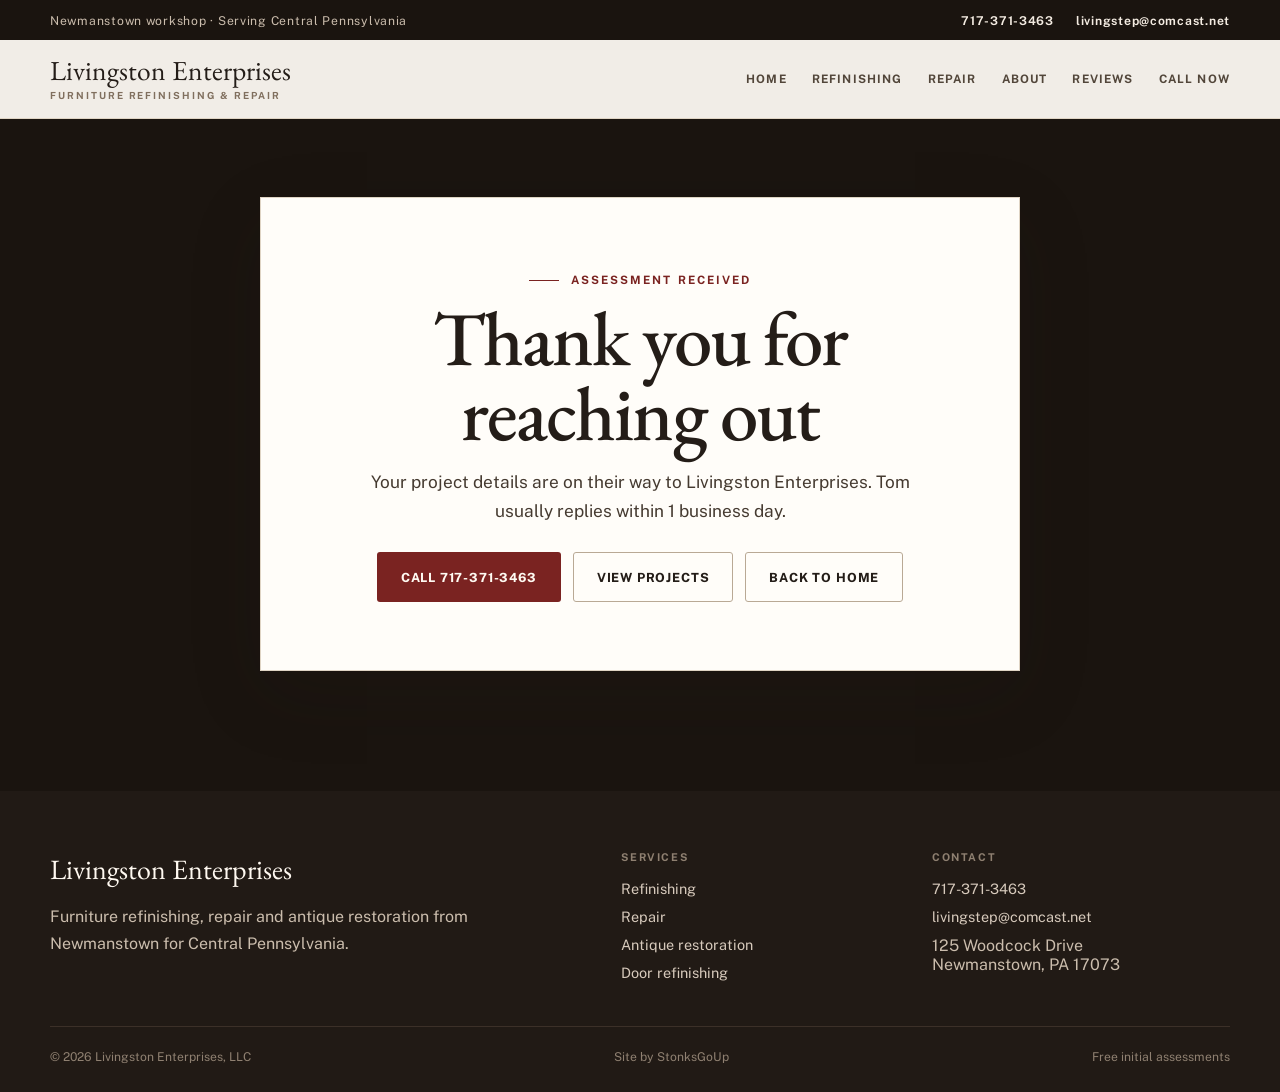
<file: thank-you/index.html>
<!doctype html><html lang="en-US"><head>
<meta charset="utf-8"><meta name="viewport" content="width=device-width,initial-scale=1">
<!-- Google Tag Manager -->
<script>(function(w,d,s,l,i){w[l]=w[l]||[];w[l].push({'gtm.start':
new Date().getTime(),event:'gtm.js'});var f=d.getElementsByTagName(s)[0],
j=d.createElement(s),dl=l!='dataLayer'?'&l='+l:'';j.async=true;j.src=
'https://www.googletagmanager.com/gtm.js?id='+i+dl;f.parentNode.insertBefore(j,f);
})(window,document,'script','dataLayer','GTM-PTJKP8KL');</script>
<!-- End Google Tag Manager -->
<title>Thank You | Livingston Enterprises</title><meta name="description" content="Thank you for requesting an assessment from Livingston Enterprises."><meta name="robots" content="noindex"><meta name="theme-color" content="#241d18">
<link rel="icon" href="../assets/favicon.svg" type="image/svg+xml"><link rel="preconnect" href="https://fonts.googleapis.com"><link rel="preconnect" href="https://fonts.gstatic.com" crossorigin><link href="https://fonts.googleapis.com/css2?family=EB+Garamond:ital,wght@0,400;0,500;0,600;1,500&amp;family=Public+Sans:wght@400;500;600;700&amp;display=swap" rel="stylesheet"><link rel="stylesheet" href="../assets/site.css?v=20261015-1"><script src="../assets/site.js?v=20261015-1" defer></script>
<script>window.addEventListener('load',function(){window.dataLayer=window.dataLayer||[];window.dataLayer.push({event:'lead_thank_you'});});</script>
</head><body class="contact-page"><!-- Google Tag Manager (noscript) -->
<noscript><iframe src="https://www.googletagmanager.com/ns.html?id=GTM-PTJKP8KL" height="0" width="0" style="display:none;visibility:hidden"></iframe></noscript>
<!-- End Google Tag Manager (noscript) --><a class="skip-link" href="#main">Skip to main content</a><div class="topbar"><div class="container"><span>Newmanstown workshop · Serving Central Pennsylvania</span><div class="topbar-links"><a href="tel:+17173713463">717-371-3463</a><a href="mailto:livingstep@comcast.net">livingstep@comcast.net</a></div></div></div>
<header class="site-header"><div class="container header-inner"><a class="brand" href="../"><span class="brand-name">Livingston Enterprises</span><span class="brand-tag">Furniture Refinishing &amp; Repair</span></a><button class="menu-toggle" type="button" data-menu-toggle aria-expanded="false" aria-controls="primary-nav">Menu</button><nav class="nav" id="primary-nav" data-menu aria-label="Primary navigation"><a href="../">Home</a><a href="../furniture-refinishing/">Refinishing</a><a href="../furniture-repair/">Repair</a><a href="../about/">About</a><a href="../testimonials/">Reviews</a><a href="tel:+17173713463" data-call-popup>Call now</a></nav></div></header>
<main id="main"><section class="section contact-section"><div class="container thank-you-wrap"><div class="thank-you-card"><span class="eyebrow">Assessment received</span><h1>Thank you for reaching out</h1><p>Your project details are on their way to Livingston Enterprises. Tom usually replies within 1 business day.</p><div class="thank-you-actions"><a class="button" href="tel:+17173713463">Call 717-371-3463</a><a class="button button-outline" href="../projects/">View Projects</a><a class="button button-outline" href="../">Back to Home</a></div></div></div></section></main>
<footer class="site-footer"><div class="container"><div class="footer-grid"><div><div class="footer-brand">Livingston Enterprises</div><p class="footer-copy">Furniture refinishing, repair and antique restoration from Newmanstown for Central Pennsylvania.</p></div><div><div class="footer-title">Services</div><div class="footer-links"><a href="../furniture-refinishing/">Refinishing</a><a href="../furniture-repair/">Repair</a><a href="../antique-restoration/">Antique restoration</a><a href="../door-refinishing/">Door refinishing</a></div></div><div><div class="footer-title">Contact</div><div class="footer-links"><a href="tel:+17173713463">717-371-3463</a><a href="mailto:livingstep@comcast.net">livingstep@comcast.net</a><span>125 Woodcock Drive<br>Newmanstown, PA 17073</span></div></div></div><div class="footer-bottom"><span>© <span data-year>2026</span> Livingston Enterprises, LLC</span><span class="footer-credit">Site by <a href="https://stonksgoup.io">StonksGoUp</a></span><span>Free initial assessments</span></div></div></footer>
</body></html>
</file>
<file: assets/site.css>
:root {
  --ink: #241d18;
  --ink-soft: #453a30;
  --paper: #faf7f1;
  --paper-deep: #f2ebdf;
  --night: #1a140f;
  --wine: #7a2321;
  --copper: #d09a63;
  --line: #dfd4c4;
  --muted: #786a5c;
  --serif: "EB Garamond", Georgia, serif;
  --sans: "Public Sans", Arial, sans-serif;
  --shadow: 0 24px 70px rgba(36, 29, 24, .14);
  --radius: 3px;
}

* { box-sizing: border-box; }
html { scroll-behavior: smooth; }
body {
  margin: 0;
  background: var(--paper);
  color: var(--ink);
  font-family: var(--sans);
  -webkit-font-smoothing: antialiased;
}
img { display: block; max-width: 100%; }
a { color: var(--wine); text-decoration: none; }
a:hover { color: var(--ink); }
button, input, select, textarea { font: inherit; }
button, a { -webkit-tap-highlight-color: transparent; }
:focus-visible { outline: 3px solid rgba(208, 154, 99, .85); outline-offset: 3px; }
p { text-wrap: pretty; }

.has-scroll-reveal [data-scroll-reveal] {
  opacity: 0;
  transform: translate3d(0, 18px, 0);
  transition: opacity .64s cubic-bezier(.22, 1, .36, 1), transform .64s cubic-bezier(.22, 1, .36, 1);
  transition-delay: var(--reveal-delay, 0ms);
  will-change: opacity, transform;
}
.has-scroll-reveal [data-scroll-reveal].is-visible { opacity: 1; transform: translate3d(0, 0, 0); will-change: auto; }

.skip-link {
  position: fixed;
  left: 16px;
  top: -80px;
  z-index: 1000;
  padding: 12px 18px;
  background: #fff;
  color: var(--ink);
  border-radius: var(--radius);
}
.skip-link:focus { top: 16px; }

.container { width: min(1180px, calc(100% - 48px)); margin-inline: auto; }
.narrow { width: min(790px, calc(100% - 48px)); margin-inline: auto; }
.eyebrow {
  display: inline-flex;
  align-items: center;
  gap: 12px;
  color: var(--wine);
  font-size: .72rem;
  font-weight: 700;
  letter-spacing: .18em;
  text-transform: uppercase;
}
.eyebrow::before { width: 30px; height: 1px; background: currentColor; content: ""; }
.eyebrow.light { color: var(--copper); }
.display, h1, h2, h3 { font-family: var(--serif); font-weight: 500; }
h1 { margin: 0; font-size: clamp(2.8rem, 7vw, 5rem); line-height: .98; letter-spacing: -.025em; }
h2 { margin: 0; font-size: clamp(2.15rem, 5vw, 3.55rem); line-height: 1.05; letter-spacing: -.018em; }
h3 { margin: 0; font-size: clamp(1.45rem, 2.8vw, 2rem); line-height: 1.12; }
.lead { font-family: var(--serif); font-size: clamp(1.35rem, 2.5vw, 1.75rem); line-height: 1.42; }
.body-lg { font-size: 1.08rem; line-height: 1.75; }
.muted { color: var(--muted); }
.section { padding: 96px 0; }
.section-sm { padding: 68px 0; }
.section-head { max-width: 760px; margin-bottom: 48px; }
.section-head h2 { margin-top: 17px; }
.section-head p { margin: 21px 0 0; color: var(--ink-soft); font-size: 1.06rem; line-height: 1.75; }
.rule { border-top: 1px solid var(--line); }
.paper-deep { background: var(--paper-deep); }
.night { background: var(--night); color: #eee4d7; }
.night p { color: #c9baaa; }

.topbar { background: var(--night); color: #cbbdad; font-size: .76rem; letter-spacing: .06em; }
.topbar .container { min-height: 40px; display: flex; align-items: center; justify-content: space-between; gap: 22px; }
.topbar a { color: #f4ece2; font-weight: 650; }
.topbar-links { display: flex; gap: 22px; white-space: nowrap; }

.site-header {
  position: sticky;
  top: 0;
  z-index: 50;
  background: rgba(250, 247, 241, .96);
  border-bottom: 1px solid var(--line);
  backdrop-filter: blur(12px);
}
.header-inner { min-height: 78px; display: flex; align-items: center; justify-content: space-between; gap: 32px; }
.brand { display: inline-flex; flex-direction: column; color: var(--ink); line-height: 1; }
.brand-name { font-family: var(--serif); font-size: 1.72rem; }
.brand-tag { margin-top: 6px; color: #806f5e; font-size: .61rem; font-weight: 700; letter-spacing: .2em; text-transform: uppercase; }
.nav { display: flex; align-items: center; gap: 25px; }
.nav a { color: #52463a; font-size: .73rem; font-weight: 700; letter-spacing: .1em; text-transform: uppercase; }
.nav a:hover, .nav a[aria-current="page"] { color: var(--wine); }
.nav .nav-cta { padding: 12px 18px; background: var(--wine); color: #fffaf2; }
.nav .nav-cta:hover { background: var(--ink); color: #fff; }
.menu-toggle { display: none; border: 1px solid var(--line); background: transparent; color: var(--ink); padding: 10px 12px; }

.hero {
  position: relative;
  overflow: hidden;
  background: var(--night);
  color: #fff9f1;
}
.hero::before {
  position: absolute;
  inset: 0;
  background-image: linear-gradient(92deg, rgba(18, 13, 10, .96) 0%, rgba(18, 13, 10, .88) 45%, rgba(18, 13, 10, .42) 75%, rgba(18, 13, 10, .68) 100%), image-set(url("hero-craftsman.webp") type("image/webp"), url("hero-craftsman.png") type("image/png"));
  background-position: center;
  background-size: cover;
  content: "";
}
.hero-grid { position: relative; display: grid; grid-template-columns: minmax(0, 1.2fr) minmax(300px, .72fr); gap: 70px; align-items: center; min-height: 690px; padding: 80px 0; }
.hero-grid-single { grid-template-columns: minmax(0, 820px); }
.hero-copy { max-width: 720px; }
.hero h1 { max-width: 13ch; }
.hero-title-line { display: block; }
.hero .lead { max-width: 30ch; margin: 24px 0 17px; color: var(--copper); font-style: italic; }
.hero-summary { max-width: 56ch; margin: 0; color: #d8cbbd; font-size: 1.08rem; line-height: 1.75; }
.hero-summary-row { display: grid; grid-template-columns: minmax(0, 1fr) auto; gap: 32px; align-items: center; }
.hero-summary-row .button-row { margin-top: 0; }
.button-row { display: flex; flex-wrap: wrap; gap: 13px; margin-top: 31px; }
.cta-alternate { margin: 14px 0 0; color: rgba(255,255,255,.78); font-size: .9rem; }
.cta-alternate a { color: #fff; font-weight: 700; text-decoration: underline; text-decoration-color: rgba(255,255,255,.45); text-underline-offset: 3px; }
.cta-alternate a:hover { text-decoration-color: #fff; }
.button {
  display: inline-flex;
  align-items: center;
  justify-content: center;
  min-height: 50px;
  padding: 14px 23px;
  border: 1px solid transparent;
  border-radius: var(--radius);
  background: var(--wine);
  color: #fffaf2;
  cursor: pointer;
  font-size: .79rem;
  font-weight: 750;
  letter-spacing: .065em;
  text-transform: uppercase;
}
.button:hover { background: var(--ink); color: #fff; }
.button-light { background: var(--copper); color: var(--ink); }
.button-light:hover { background: #fff7ed; color: var(--ink); }
.hero-copy .button-light {
  box-shadow: 0 0 0 1px rgba(255,231,202,.38), 0 0 22px rgba(222,160,94,.52), 0 12px 30px rgba(0,0,0,.3);
  transition: background-color .2s ease, box-shadow .2s ease, transform .2s ease;
}
.hero-copy .button-light:hover {
  box-shadow: 0 0 0 1px rgba(255,242,222,.58), 0 0 30px rgba(222,160,94,.68), 0 14px 36px rgba(0,0,0,.34);
  transform: translateY(-1px);
}
.button-ghost { border-color: rgba(255,255,255,.35); background: rgba(255,255,255,.04); color: #fff; }
.button-ghost:hover { border-color: #fff; background: rgba(255,255,255,.1); color: #fff; }
.button-outline { border-color: #b9a995; background: transparent; color: var(--ink); }
.button-outline:hover { border-color: var(--ink); background: var(--ink); color: #fff; }

.hero-card { padding: 35px; background: rgba(250,247,241,.97); color: var(--ink); border-top: 4px solid var(--wine); box-shadow: 0 28px 80px rgba(0,0,0,.38); }
.hero-card h2 { font-size: 2rem; margin: 7px 0 11px; }
.hero-card p { color: var(--ink-soft); font-size: .94rem; line-height: 1.65; }
.quick-list { display: grid; gap: 13px; margin: 24px 0; padding: 0; list-style: none; }
.quick-list li { display: grid; grid-template-columns: 24px 1fr; gap: 11px; align-items: start; color: var(--ink-soft); font-size: .94rem; line-height: 1.5; }
.quick-list li::before { content: "✓"; color: var(--wine); font-weight: 800; }
.hero-card-note { margin: 22px 0 0; padding-top: 18px; border-top: 1px solid var(--line); color: var(--ink-soft); font-size: .88rem; line-height: 1.6; }
.hero-proof { position: relative; border-top: 1px solid rgba(208,154,99,.28); }
.proof-grid { display: grid; grid-template-columns: repeat(3, 1fr); }
.proof { padding: 25px 24px; border-right: 1px solid rgba(208,154,99,.23); }
.proof:last-child { border-right: 0; }
.proof strong { display: block; font-family: var(--serif); color: #fff9f1; font-size: 1.6rem; font-weight: 500; }
.proof span { display: block; margin-top: 5px; color: #a99a8b; font-size: .68rem; letter-spacing: .12em; text-transform: uppercase; }

.reviews-section { position: relative; overflow: hidden; background: #fffdf9; border-bottom: 1px solid var(--line); }
.reviews-section::before { position: absolute; top: 0; left: 0; width: 100%; height: 4px; background: linear-gradient(90deg, var(--wine), var(--copper) 62%, transparent); content: ""; }
.reviews-heading-row { display: grid; grid-template-columns: minmax(0, 1fr) auto; gap: 40px; align-items: end; margin-bottom: 48px; }
.reviews-heading-row .section-head { margin-bottom: 0; }
.review-platform { display: grid; justify-items: end; gap: 6px; padding-bottom: 4px; color: var(--muted); font-size: .68rem; font-weight: 700; letter-spacing: .1em; text-transform: uppercase; white-space: nowrap; }
.review-stars { color: #c98520; font-family: Arial, sans-serif; font-size: 1rem; letter-spacing: .08em; line-height: 1; }
.review-platform .review-stars { font-size: 1.25rem; }
.reviews-grid { display: grid; grid-template-columns: repeat(3, minmax(0, 1fr)); gap: 24px; align-items: start; }
.review-stack { display: contents; }
.review-card { position: relative; padding: 29px 30px 30px; overflow: hidden; background: var(--paper); border: 1px solid var(--line); box-shadow: 0 16px 46px rgba(36,29,24,.07); }
.review-card::after { position: absolute; right: 20px; bottom: -44px; color: rgba(122,35,33,.055); font-family: Georgia, serif; font-size: 11rem; line-height: 1; content: "\201D"; pointer-events: none; }
.review-card-featured { padding: 35px 36px; border-top: 3px solid var(--wine); background: var(--paper-deep); }
.review-meta { position: relative; z-index: 1; display: flex; justify-content: space-between; gap: 20px; align-items: flex-start; padding-bottom: 21px; border-bottom: 1px solid var(--line); }
.reviewer { display: flex; gap: 14px; align-items: center; min-width: 0; }
.review-avatar { display: inline-flex; flex: 0 0 46px; width: 46px; height: 46px; align-items: center; justify-content: center; border-radius: 50%; background: var(--night); color: var(--copper); font-family: var(--serif); font-size: 1rem; letter-spacing: .04em; box-shadow: inset 0 0 0 3px rgba(208,154,99,.22); }
.reviewer h3 { margin: 0 0 7px; font-family: var(--sans); font-size: .79rem; font-weight: 750; letter-spacing: .075em; text-transform: uppercase; }
.review-meta time { flex: 0 0 auto; padding-top: 3px; color: var(--muted); font-size: .7rem; font-weight: 650; white-space: nowrap; }
.review-card blockquote { position: relative; z-index: 1; margin: 22px 0 0; }
.review-card blockquote p { margin: 0; color: var(--ink-soft); font-family: var(--serif); font-size: 1.16rem; line-height: 1.62; }
.review-card blockquote p + p { margin-top: 18px; }
.review-card-featured blockquote p { font-size: 1.22rem; line-height: 1.66; }
.reviews-footer { display: flex; justify-content: flex-end; margin-top: 28px; }
.review-archive-section { background: var(--paper-deep); }
.review-archive-grid { display: grid; grid-template-columns: repeat(3, minmax(0, 1fr)); gap: 24px; align-items: start; }
.review-archive-grid .review-card, .reviews-grid .review-card { display: flex; width: 100%; min-width: 0; aspect-ratio: 1 / 1; flex-direction: column; margin: 0; background: #fffdf9; }
.reviews-grid .review-card-featured { padding: 29px 30px 30px; border-top: 1px solid var(--line); background: #fffdf9; }
.review-archive-grid .review-card blockquote, .reviews-grid .review-card blockquote { flex: 1; min-height: 0; overflow: hidden; }
.review-archive-grid .review-card blockquote p, .reviews-grid .review-card blockquote p, .reviews-grid .review-card-featured blockquote p { font-size: 1.03rem; line-height: 1.55; }
.review-archive-grid .review-card.is-expanded blockquote, .reviews-grid .review-card.is-expanded blockquote { padding-right: 8px; overflow-y: auto; scrollbar-color: var(--copper) transparent; scrollbar-width: thin; }
.review-expand { display: inline-flex; align-items: center; justify-content: space-between; gap: 12px; width: 100%; margin-top: 18px; padding: 12px 0 0; border: 0; border-top: 1px solid var(--line); background: transparent; color: var(--wine); cursor: pointer; font-size: .67rem; font-weight: 750; letter-spacing: .1em; text-transform: uppercase; }
.review-expand:hover { color: var(--ink); }
.review-expand[hidden] { display: none; }
.review-name-row { display: flex; flex-wrap: wrap; gap: 6px; align-items: baseline; }
.review-source { color: var(--wine); font-size: .58rem; font-weight: 750; letter-spacing: .075em; text-transform: uppercase; }

.before-after-section { background: var(--paper-deep); }
.before-after-grid { display: grid; grid-template-columns: repeat(2, minmax(0, 1fr)); gap: 28px; }
.before-after-card { overflow: hidden; border: 1px solid var(--line); background: #fffdf9; box-shadow: 0 18px 52px rgba(36,29,24,.08); }
.before-after-pair { display: grid; grid-template-columns: repeat(2, minmax(0, 1fr)); gap: 1px; background: var(--line); }
.before-after-frame { margin: 0; overflow: hidden; background: #e8dfd2; }
.before-after-image { display: block; width: 100%; height: auto; background: #d8cbbd; object-fit: contain; object-position: center; }
.table-visual { position: relative; aspect-ratio: 16 / 9; overflow: hidden; background: radial-gradient(circle at 72% 16%, rgba(255,255,255,.58), transparent 24%), linear-gradient(145deg, #ddd1c1, #b9aa98); }
.table-visual::after { position: absolute; inset: 0; background: linear-gradient(115deg, transparent 0 45%, rgba(255,255,255,.13) 46% 48%, transparent 49% 100%); content: ""; }
.table-surface { position: absolute; z-index: 1; left: 14%; right: 14%; top: 33%; height: 16%; border-radius: 3px; background: linear-gradient(90deg, #70513d, #8b674d 48%, #624532); box-shadow: 0 9px 15px rgba(38,25,17,.26); }
.table-base { position: absolute; z-index: 1; left: 24%; right: 24%; top: 48%; height: 35%; border-right: 12px solid #654631; border-left: 12px solid #654631; }
.table-visual-round .table-surface { left: 19%; right: 19%; border-radius: 50%; }
.table-visual-round .table-base { left: 43%; right: 43%; border: 0; background: linear-gradient(90deg, #553a29, #7c5940, #553a29); clip-path: polygon(28% 0, 72% 0, 64% 74%, 100% 100%, 0 100%, 36% 74%); }
.table-visual.is-before { filter: saturate(.55) contrast(.9); }
.table-visual.is-before .table-surface { background: repeating-linear-gradient(102deg, #6f6257 0 16px, #76685b 16px 29px, #5f554d 29px 42px); transform: rotate(-1deg); }
.table-visual.is-before .table-surface::after { position: absolute; inset: 28% 12%; background: repeating-linear-gradient(168deg, transparent 0 9px, rgba(239,225,206,.72) 10px 11px); content: ""; }
.table-visual.is-after { background: radial-gradient(circle at 72% 16%, rgba(255,244,217,.72), transparent 27%), linear-gradient(145deg, #ead8bd, #b99165); }
.table-visual.is-after .table-surface { background: repeating-linear-gradient(96deg, #845535 0 18px, #966443 18px 36px, #75472e 36px 53px); box-shadow: 0 4px 0 #b68155 inset, 0 11px 18px rgba(50,28,15,.28); }
.table-visual.is-after .table-base { border-color: #70452c; }
.table-visual-round.is-after .table-base { border: 0; background: linear-gradient(90deg, #643b25, #895839, #643b25); }
.before-after-frame figcaption { display: flex; justify-content: space-between; gap: 10px; padding: 12px 14px; background: #fffdf9; color: var(--muted); font-size: .68rem; letter-spacing: .07em; text-transform: uppercase; }
.before-after-frame figcaption strong { color: var(--wine); }
.before-after-body { padding: 25px 27px 28px; }
.before-after-body .service-num { margin-bottom: 9px; }
.before-after-body h3 { font-size: 1.7rem; }
.gallery-block { margin-top: 66px; padding-top: 48px; border-top: 1px solid var(--line); }
.gallery-heading { display: flex; justify-content: space-between; gap: 28px; align-items: end; margin-bottom: 28px; }
.gallery-heading h3 { max-width: 18ch; font-size: clamp(1.8rem, 3vw, 2.45rem); text-align: right; }
.gallery-grid { display: grid; grid-template-columns: repeat(3, minmax(0, 1fr)); gap: 18px; }
.gallery-item { display: block; overflow: hidden; background: #fffdf9; border: 1px solid var(--line); box-shadow: 0 15px 44px rgba(36,29,24,.07); color: var(--ink); }
.gallery-item img { width: 100%; height: auto; aspect-ratio: 4 / 3; object-fit: cover; transition: transform .35s cubic-bezier(.22, 1, .36, 1); }
.gallery-item:hover img { transform: scale(1.025); }
.gallery-item > span { display: flex; justify-content: space-between; gap: 16px; align-items: center; padding: 16px 18px; }
.gallery-item strong { font-family: var(--serif); font-size: 1.12rem; font-weight: 500; }
.gallery-item em { color: var(--wine); font-size: .62rem; font-style: normal; font-weight: 750; letter-spacing: .08em; text-transform: uppercase; white-space: nowrap; }

.service-grid { display: grid; grid-template-columns: repeat(2, minmax(0, 1fr)); border-top: 1px solid #42372e; }
.service-card { position: relative; padding: 42px 38px 44px 0; border-bottom: 1px solid #42372e; }
.service-card:nth-child(odd) { border-right: 1px solid #42372e; }
.service-card:nth-child(even) { padding-left: 38px; }
.service-num { display: block; margin-bottom: 14px; color: var(--copper); font-family: var(--serif); letter-spacing: .13em; }
.service-card h3 { color: #fff9f1; }
.service-card p { margin: 17px 0 20px; line-height: 1.73; }
.text-link { display: inline-flex; gap: 9px; align-items: center; font-size: .76rem; font-weight: 750; letter-spacing: .09em; text-transform: uppercase; }
.night .text-link { color: var(--copper); }
.night .text-link:hover { color: #fff; }

.split { display: grid; grid-template-columns: minmax(0, 1fr) minmax(300px, .86fr); gap: 78px; align-items: start; }
.split-reverse { grid-template-columns: minmax(300px, .86fr) minmax(0, 1fr); }
.pullquote { margin: 31px 0 0; padding: 5px 0 5px 22px; border-left: 2px solid var(--wine); font-family: var(--serif); font-size: 1.45rem; font-style: italic; line-height: 1.5; }
.check-grid { display: grid; gap: 0; margin: 0; padding: 0; list-style: none; border-top: 1px solid var(--line); }
.check-grid li { padding: 18px 0; border-bottom: 1px solid var(--line); color: var(--ink-soft); line-height: 1.55; }
.check-grid li::before { margin-right: 12px; color: var(--wine); content: "◆"; font-size: .58rem; vertical-align: .15em; }

.project-grid { display: grid; grid-template-columns: repeat(3, minmax(0, 1fr)); gap: 26px; }
.project-card { background: #fffdf9; border: 1px solid var(--line); box-shadow: 0 15px 44px rgba(36,29,24,.07); }
.project-art { position: relative; min-height: 215px; overflow: hidden; background: var(--night); }
.project-art::before {
  position: absolute;
  inset: 0;
  background:
    linear-gradient(150deg, rgba(26,20,15,.05), rgba(26,20,15,.82)),
    repeating-linear-gradient(96deg, #725038 0 18px, #684630 18px 36px, #7c573d 36px 55px);
  content: "";
}
.project-art span { position: absolute; left: 22px; bottom: 19px; color: #fff; font-size: .67rem; font-weight: 700; letter-spacing: .14em; text-transform: uppercase; }
.project-body { padding: 27px; }
.project-body p { color: var(--ink-soft); line-height: 1.65; }

.steps { counter-reset: step; border-top: 1px solid var(--line); }
.step { display: grid; grid-template-columns: 78px minmax(0, 1fr); gap: 24px; padding: 29px 0; border-bottom: 1px solid var(--line); }
.step::before { counter-increment: step; content: "0" counter(step); color: var(--wine); font-family: var(--serif); font-size: 1.1rem; letter-spacing: .1em; }
.step h3 { font-size: 1.55rem; }
.step p { margin: 9px 0 0; color: var(--ink-soft); line-height: 1.65; }

.cta { position: relative; overflow: hidden; padding: 90px 0; background: var(--night); color: #fff; text-align: center; }
.cta::before { position: absolute; inset: 0; background: linear-gradient(rgba(26,20,15,.8), rgba(26,20,15,.92)), image-set(url("hero-craftsman.webp") type("image/webp"), url("hero-craftsman.png") type("image/png")); background-size: cover; background-position: center; content: ""; opacity: .7; }
.cta .narrow { position: relative; }
.cta h2 { margin: 17px auto 18px; max-width: 20ch; }
.cta p { margin: 0 auto; max-width: 52ch; color: #cbbdad; line-height: 1.7; }
.cta .button-row { justify-content: center; }

.call-dialog {
  width: min(520px, calc(100% - 32px));
  max-width: none;
  padding: 0;
  border: 0;
  border-radius: var(--radius);
  background: transparent;
  color: var(--ink);
  overflow: visible;
}
.call-dialog[open] { animation: call-dialog-in .22s cubic-bezier(.22, 1, .36, 1); }
.call-dialog::backdrop { background: rgba(18,13,10,.72); backdrop-filter: blur(4px); }
.call-dialog-panel { position: relative; padding: 46px 42px 42px; border-top: 4px solid var(--copper); background: var(--paper); box-shadow: 0 30px 90px rgba(0,0,0,.42); text-align: center; }
.call-dialog-close { position: absolute; top: 13px; right: 15px; width: 36px; height: 36px; padding: 0; border: 1px solid var(--line); border-radius: 50%; background: #fff; color: var(--ink-soft); cursor: pointer; font-size: 1.45rem; line-height: 1; }
.call-dialog-close:hover { border-color: #c8b69f; color: var(--wine); }
.call-dialog .eyebrow { justify-content: center; }
.call-dialog h2 { margin: 15px 0 13px; font-size: clamp(2.2rem, 7vw, 3.1rem); }
.call-dialog p { max-width: 38ch; margin: 0 auto; color: var(--ink-soft); line-height: 1.65; }
.call-dialog-number { display: inline-block; margin-top: 24px; color: var(--wine); font-family: var(--serif); font-size: clamp(2rem, 7vw, 2.8rem); font-weight: 600; line-height: 1; text-decoration: underline; text-decoration-color: rgba(122,35,33,.32); text-underline-offset: 6px; }
.call-dialog-number:hover { color: var(--ink); text-decoration-color: var(--ink); }
@keyframes call-dialog-in { from { opacity: 0; transform: translateY(12px) scale(.985); } }

.page-hero { padding: 94px 0 80px; background: var(--night); color: #fffaf3; }
.page-hero-refinishing {
  background:
    linear-gradient(90deg, rgba(18, 13, 10, .94) 0%, rgba(18, 13, 10, .84) 48%, rgba(18, 13, 10, .48) 100%),
    url("refinishing-craftsman.avif") center 44% / cover no-repeat;
}
.page-hero-repair {
  background:
    linear-gradient(90deg, rgba(18, 13, 10, .94) 0%, rgba(18, 13, 10, .84) 48%, rgba(18, 13, 10, .48) 100%),
    url("repair-detail.jpg") center / cover no-repeat;
}
.page-hero-about {
  background:
    linear-gradient(90deg, rgba(18, 13, 10, .94) 0%, rgba(18, 13, 10, .82) 48%, rgba(18, 13, 10, .42) 100%),
    url("about-workshop.webp") center 42% / cover no-repeat;
}
.page-hero-reviews {
  background:
    linear-gradient(90deg, rgba(18, 13, 10, .95) 0%, rgba(18, 13, 10, .84) 48%, rgba(18, 13, 10, .42) 100%),
    url("reviews-craftsman.webp") center 52% / cover no-repeat;
}
.page-hero h1 { margin-top: 19px; max-width: 16ch; font-size: clamp(2.75rem, 6vw, 4.65rem); }
.page-hero p { max-width: 58ch; margin: 24px 0 0; color: #cbbdad; font-size: 1.12rem; line-height: 1.75; }
.breadcrumbs { margin-bottom: 28px; color: #a99a8b; font-size: .75rem; }
.breadcrumbs a { color: #d9cdbf; }
.content-grid { display: grid; grid-template-columns: minmax(0, 1fr) 330px; gap: 74px; align-items: start; }
.prose h2 { margin-top: 58px; font-size: clamp(2rem, 4vw, 2.8rem); }
.prose h2:first-child { margin-top: 0; }
.prose h3 { margin-top: 35px; font-size: 1.65rem; }
.prose p, .prose li { color: var(--ink-soft); font-size: 1.03rem; line-height: 1.78; }
.prose ul { padding-left: 1.2rem; }
.prose a { text-decoration: underline; text-decoration-color: #c8aa8c; text-underline-offset: 3px; }
.aside-card { position: sticky; top: 108px; padding: 28px; background: #fffdf9; border: 1px solid var(--line); box-shadow: var(--shadow); }
.aside-card h2 { font-size: 1.8rem; }
.aside-card p { color: var(--ink-soft); line-height: 1.65; }
.aside-card .button { width: 100%; margin-top: 8px; }
.aside-list { margin: 23px 0 0; padding: 20px 0 0; border-top: 1px solid var(--line); list-style: none; }
.aside-list li { margin-top: 11px; color: var(--muted); font-size: .87rem; line-height: 1.5; }

.faq-list { border-top: 1px solid var(--line); }
details { border-bottom: 1px solid var(--line); }
summary { position: relative; padding: 23px 48px 23px 0; cursor: pointer; font-family: var(--serif); font-size: 1.45rem; list-style: none; }
summary::-webkit-details-marker { display: none; }
summary::after { position: absolute; right: 4px; content: "+"; color: var(--wine); }
details[open] summary::after { content: "−"; }
details p { max-width: 70ch; margin: -4px 0 24px; color: var(--ink-soft); line-height: 1.75; }

.quote-grid { display: grid; grid-template-columns: repeat(2, minmax(0, 1fr)); gap: 24px; }
.quote { padding: 31px; background: #fffdf9; border: 1px solid var(--line); }
.quote blockquote { margin: 0; color: var(--ink-soft); font-family: var(--serif); font-size: 1.28rem; line-height: 1.58; }
.quote cite { display: block; margin-top: 20px; color: var(--wine); font-family: var(--sans); font-size: .74rem; font-style: normal; font-weight: 700; letter-spacing: .09em; text-transform: uppercase; }

.assessment-form { display: grid; gap: 17px; }
.form-row { display: grid; grid-template-columns: repeat(2, minmax(0, 1fr)); gap: 17px; }
label { display: grid; gap: 7px; }
label span { color: #6d5e50; font-size: .68rem; font-weight: 700; letter-spacing: .12em; text-transform: uppercase; }
input, select, textarea { width: 100%; border: 1px solid #cfc1ae; border-radius: var(--radius); background: #fffefb; color: var(--ink); padding: 13px 14px; }
textarea { min-height: 125px; resize: vertical; }
input:focus, select:focus, textarea:focus { border-color: var(--wine); outline: 2px solid rgba(122,35,33,.12); }
.form-note { margin: 0; color: var(--muted); font-size: .79rem; line-height: 1.55; }
.field-hint { margin: -10px 0 0; color: var(--muted); font-size: .76rem; line-height: 1.45; }
.field-error { min-height: 1.2em; margin: -12px 0 0; color: #ffb9ae; font-size: .79rem; font-weight: 600; }
.form-status:empty { display: none; }
.form-status--error { padding: 12px 14px; border-left: 3px solid #ffb9ae; background: rgba(255,255,255,.07); color: #fff4ec !important; }
.form-status--error a { color: inherit; font-weight: 700; }
.assessment-form input[type="file"] { padding: 10px; color: var(--ink); }
.assessment-form .button:disabled { cursor: wait; opacity: .68; }
.honeypot { position: absolute !important; left: -9999px !important; }

.contact-grid { display: grid; grid-template-columns: minmax(0, 1fr) minmax(300px, .72fr); gap: 30px; }
.contact-page { background: var(--night); }
.contact-page .contact-section { background: var(--night); }
.contact-page .paper-deep { background: var(--night); color: #fffaf3; border-top: 1px solid rgba(255,255,255,.14); }
.contact-page .paper-deep .prose p,
.contact-page .paper-deep .prose li { color: #d8c9b8; }
.contact-section { padding-top: 54px; }
.contact-heading { max-width: 12ch; margin: 15px 0 10px; font-size: clamp(2.55rem, 5vw, 4rem); }
.contact-intro { max-width: 630px; margin: 0 0 28px; color: var(--ink-soft); line-height: 1.65; }
.contact-form-panel { padding: 40px; background: var(--night); color: #fffaf3; box-shadow: var(--shadow); }
.contact-form-panel .eyebrow { color: var(--copper); }
.contact-form-panel .contact-intro { color: #cbbdad; }
.contact-form-panel label span { color: #d8c9b8; }
.contact-form-panel .form-note,
.contact-form-panel .field-hint { color: #b7a695; }
.contact-card { padding: 40px; background: #fffdf9; color: var(--ink); border: 1px solid var(--line); box-shadow: 0 15px 44px rgba(36,29,24,.07); }
.contact-card h2 { font-size: 2rem; }
.contact-card a { color: var(--wine); }
.contact-card dl { margin: 27px 0 0; }
.contact-card dt { margin-top: 20px; color: var(--muted); font-size: .68rem; font-weight: 700; letter-spacing: .12em; text-transform: uppercase; }
.contact-card dd { margin: 6px 0 0; line-height: 1.55; }
.thank-you-wrap { min-height: 58vh; display: grid; place-items: center; }
.thank-you-card { width: min(760px, 100%); padding: clamp(34px, 7vw, 68px); background: #fffdf9; color: var(--ink); border: 1px solid var(--line); box-shadow: var(--shadow); text-align: center; }
.thank-you-card h1 { margin: 14px 0 16px; font-size: clamp(2.6rem, 6vw, 4.8rem); }
.thank-you-card p { max-width: 560px; margin: 0 auto 26px; color: var(--ink-soft); font-size: 1.08rem; line-height: 1.7; }
.thank-you-actions { display: flex; flex-wrap: wrap; justify-content: center; gap: 12px; }

.site-footer { padding: 60px 0 28px; background: #211a15; color: #cbbdad; }
.footer-grid { display: grid; grid-template-columns: 1.4fr .7fr .8fr; gap: 50px; }
.footer-brand { font-family: var(--serif); color: #fff9f1; font-size: 1.75rem; }
.footer-copy { max-width: 43ch; line-height: 1.7; }
.footer-title { color: #8f8071; font-size: .67rem; font-weight: 700; letter-spacing: .15em; text-transform: uppercase; }
.footer-links { display: grid; gap: 11px; margin-top: 17px; }
.footer-links a { color: #d7cabc; font-size: .9rem; }
.footer-links a:hover { color: var(--copper); }
.footer-bottom { display: flex; justify-content: space-between; gap: 24px; margin-top: 45px; padding-top: 22px; border-top: 1px solid #3c3028; color: #8f8071; font-size: .76rem; }
.footer-credit a { color: inherit; }
.footer-credit a:hover { color: #d7cabc; }

@media (max-width: 900px) {
  .container, .narrow { width: min(100% - 36px, 720px); }
  .section { padding: 76px 0; }
  .menu-toggle { display: inline-flex; }
  .nav { position: absolute; left: 18px; right: 18px; top: calc(100% + 1px); display: none; padding: 18px; background: var(--paper); border: 1px solid var(--line); box-shadow: var(--shadow); }
  .nav.open { display: grid; }
  .nav a { padding: 9px 5px; }
  .nav .nav-cta { text-align: center; }
  .hero-grid, .split, .split-reverse, .content-grid, .contact-grid { grid-template-columns: 1fr; }
  .hero-grid { min-height: auto; gap: 44px; }
  .hero-card { max-width: 570px; }
  .review-archive-grid { grid-template-columns: repeat(2, minmax(0, 1fr)); }
  .reviews-grid { grid-template-columns: repeat(2, minmax(0, 1fr)); }
  .before-after-grid { grid-template-columns: 1fr; }
  .gallery-grid { grid-template-columns: repeat(2, minmax(0, 1fr)); }
  .gallery-item:last-child { grid-column: 1 / -1; }
  .proof-grid { grid-template-columns: 1fr; padding: 9px 0; }
  .proof { padding: 13px 0; border-right: 0; }
  .service-grid { grid-template-columns: 1fr; }
  .service-card, .service-card:nth-child(even) { padding: 35px 0; border-right: 0; }
  .project-grid { grid-template-columns: 1fr 1fr; }
  .project-grid .project-card:last-child { grid-column: 1 / -1; }
  .aside-card { position: static; }
  .footer-grid { grid-template-columns: 1fr 1fr; }
  .footer-grid > :first-child { grid-column: 1 / -1; }
}

@media (max-width: 620px) {
  .container, .narrow { width: min(100% - 32px, 560px); }
  .topbar .container { padding: 9px 0; align-items: flex-start; flex-direction: column; gap: 5px; }
  .topbar-links { gap: 15px; }
  .header-inner { min-height: 69px; gap: 12px; }
  .brand-name { font-size: 1.42rem; }
  .brand-tag { font-size: .52rem; letter-spacing: .15em; }
  .hero-grid { padding: 66px 0 58px; }
  .hero h1 { max-width: none; font-size: clamp(2.65rem, 14vw, 4rem); }
  .hero-summary-row { gap: 18px; }
  .hero-card { padding: 26px 22px; }
  .reviews-heading-row { grid-template-columns: 1fr; gap: 20px; }
  .review-platform { justify-items: start; }
  .review-card, .review-card-featured { padding: 26px 22px; }
  .review-meta { display: grid; }
  .proof strong { font-size: 1.35rem; }
  .section, .page-hero { padding: 66px 0; }
  .section-sm { padding: 52px 0; }
  .service-card { padding: 30px 0; }
  .project-grid, .quote-grid, .form-row, .footer-grid, .review-archive-grid, .reviews-grid { grid-template-columns: 1fr; }
  .gallery-heading { display: grid; align-items: start; }
  .gallery-heading h3 { text-align: left; }
  .gallery-grid { grid-template-columns: 1fr; }
  .gallery-item:last-child { grid-column: auto; }
  .project-grid .project-card:last-child, .footer-grid > :first-child { grid-column: auto; }
  .step { grid-template-columns: 50px minmax(0,1fr); gap: 12px; }
  .button-row .button { width: 100%; }
  .footer-bottom { flex-direction: column; }
}

@media (max-width: 480px) {
  .hero-summary-row { grid-template-columns: 1fr; gap: 22px; }
  .before-after-pair { grid-template-columns: 1fr; }
}

@media (prefers-reduced-motion: reduce) {
  html { scroll-behavior: auto; }
  *, *::before, *::after { scroll-behavior: auto !important; transition: none !important; }
  .has-scroll-reveal [data-scroll-reveal] { opacity: 1; transform: none; }
  .call-dialog[open] { animation: none; }
}

@media print {
  .topbar, .site-header, .cta, .site-footer, .button { display: none !important; }
  body { background: #fff; color: #000; }
  .section, .page-hero { padding: 24px 0; background: #fff; color: #000; }
}
</file>
